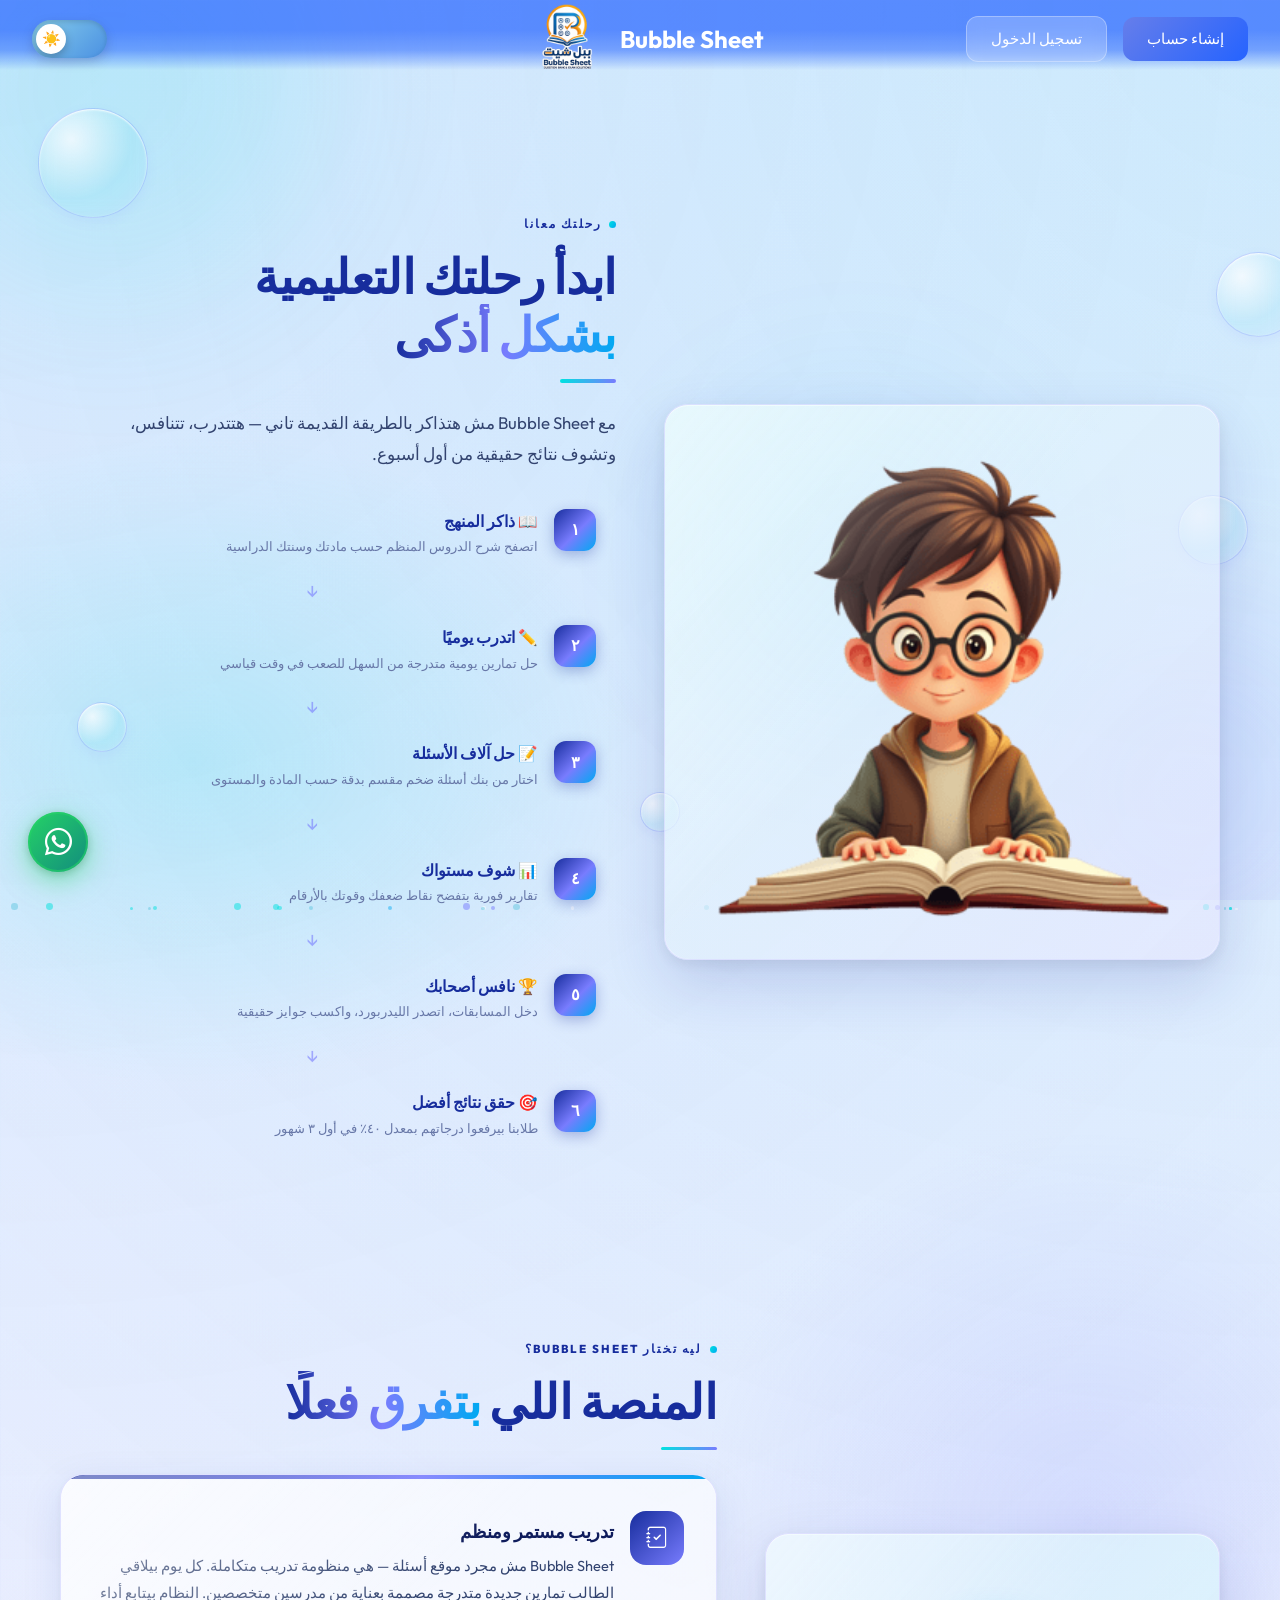
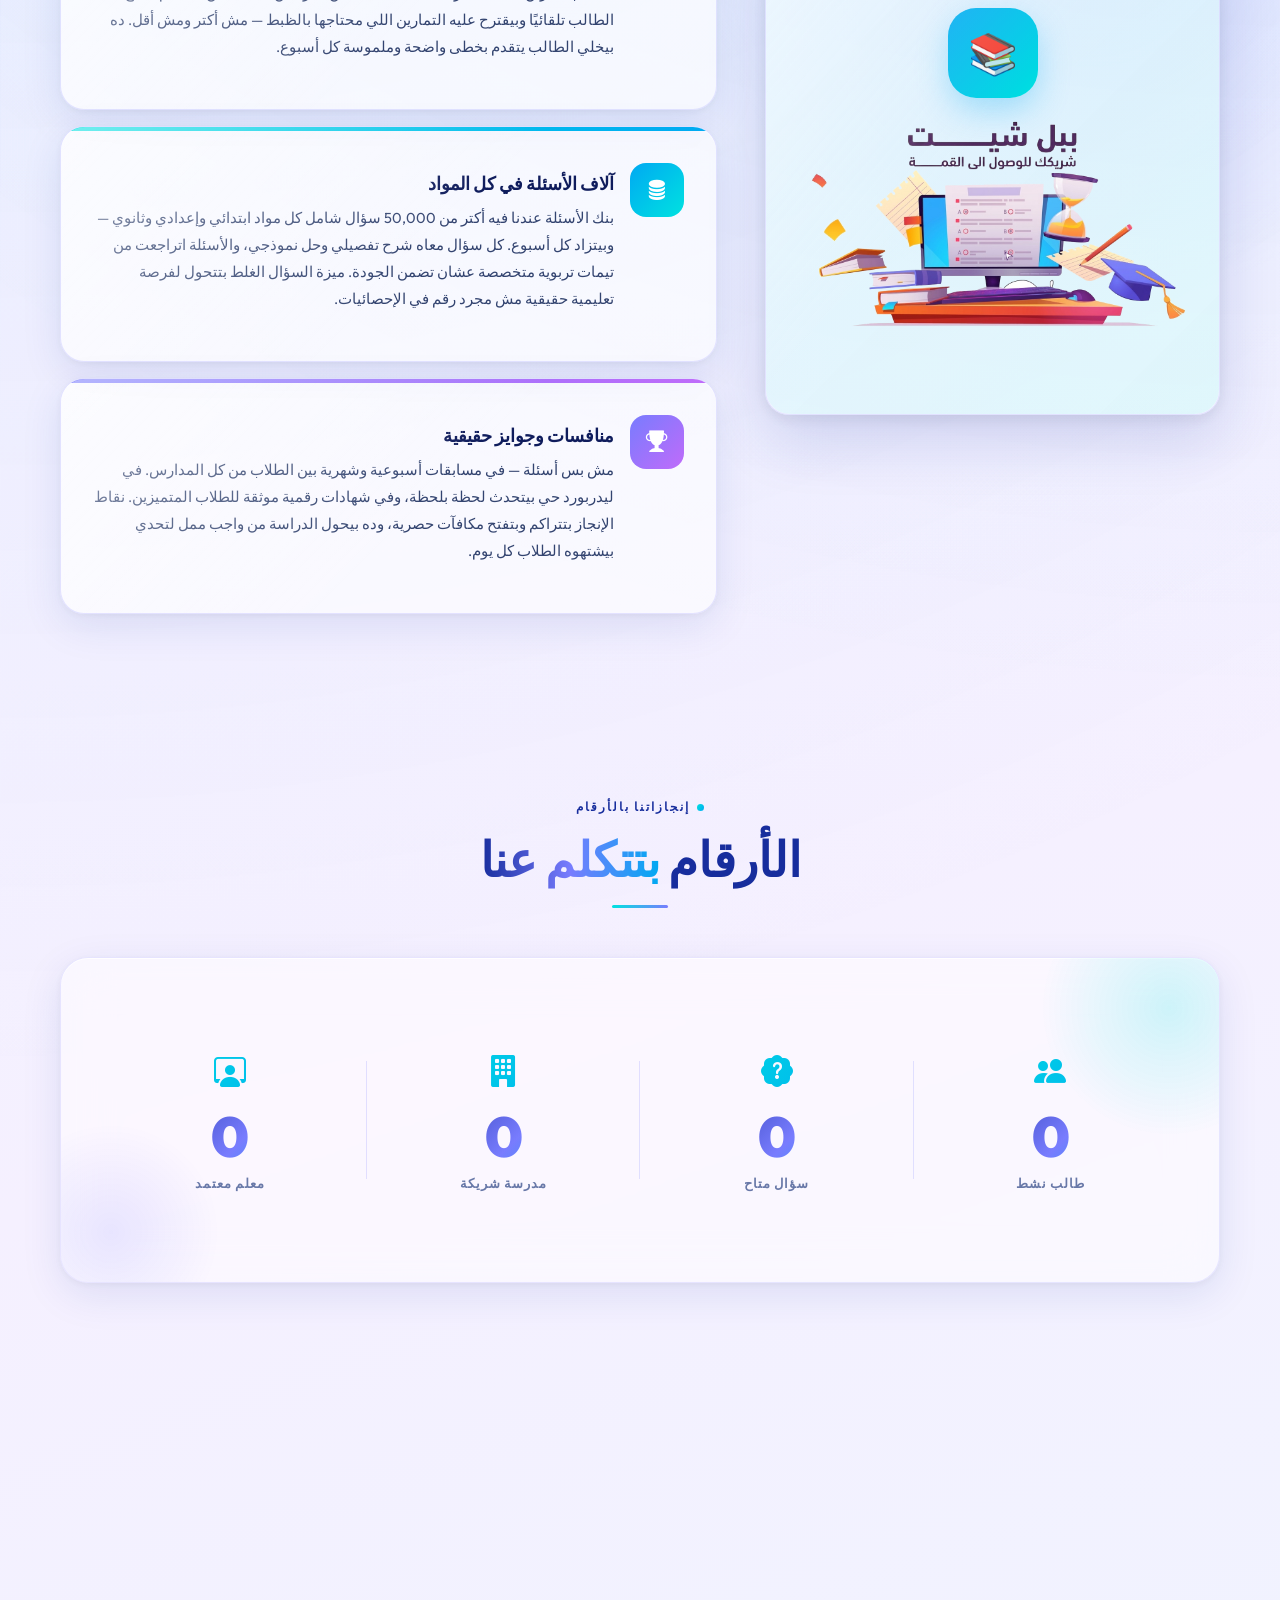
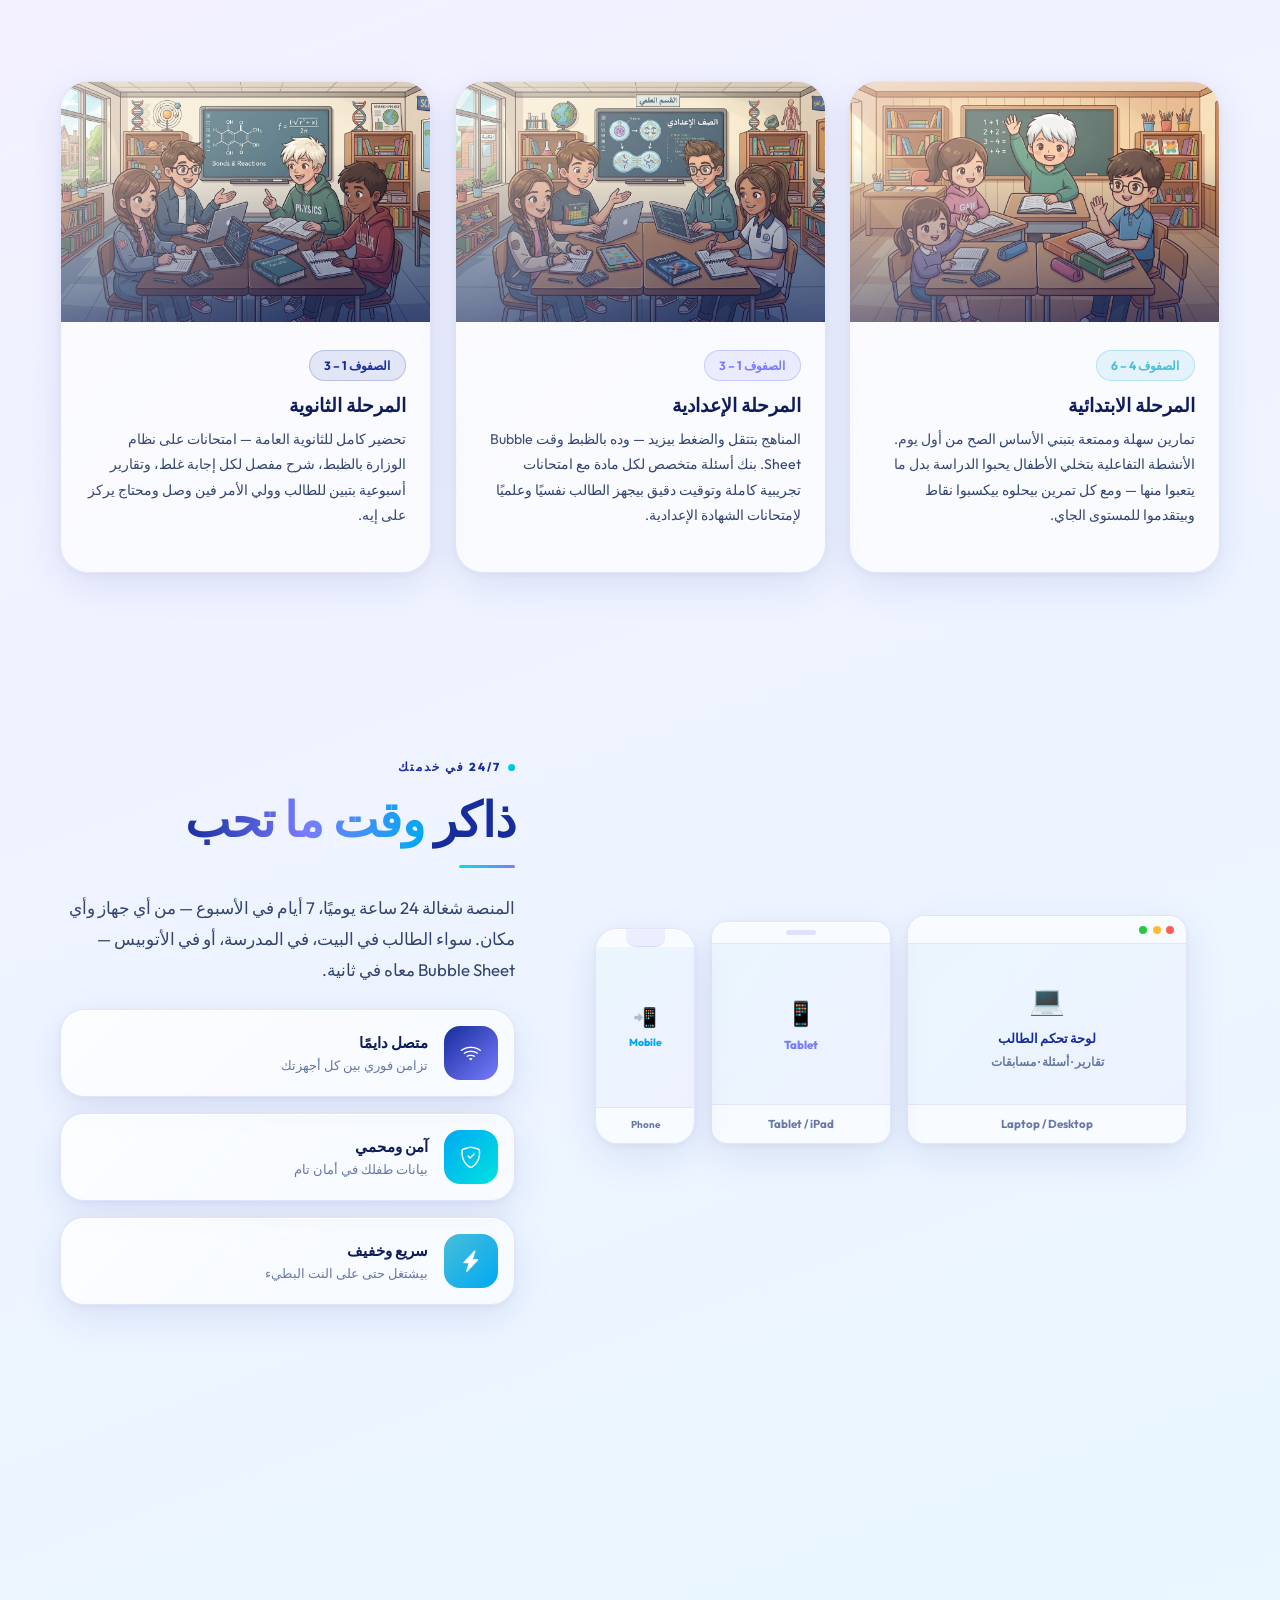
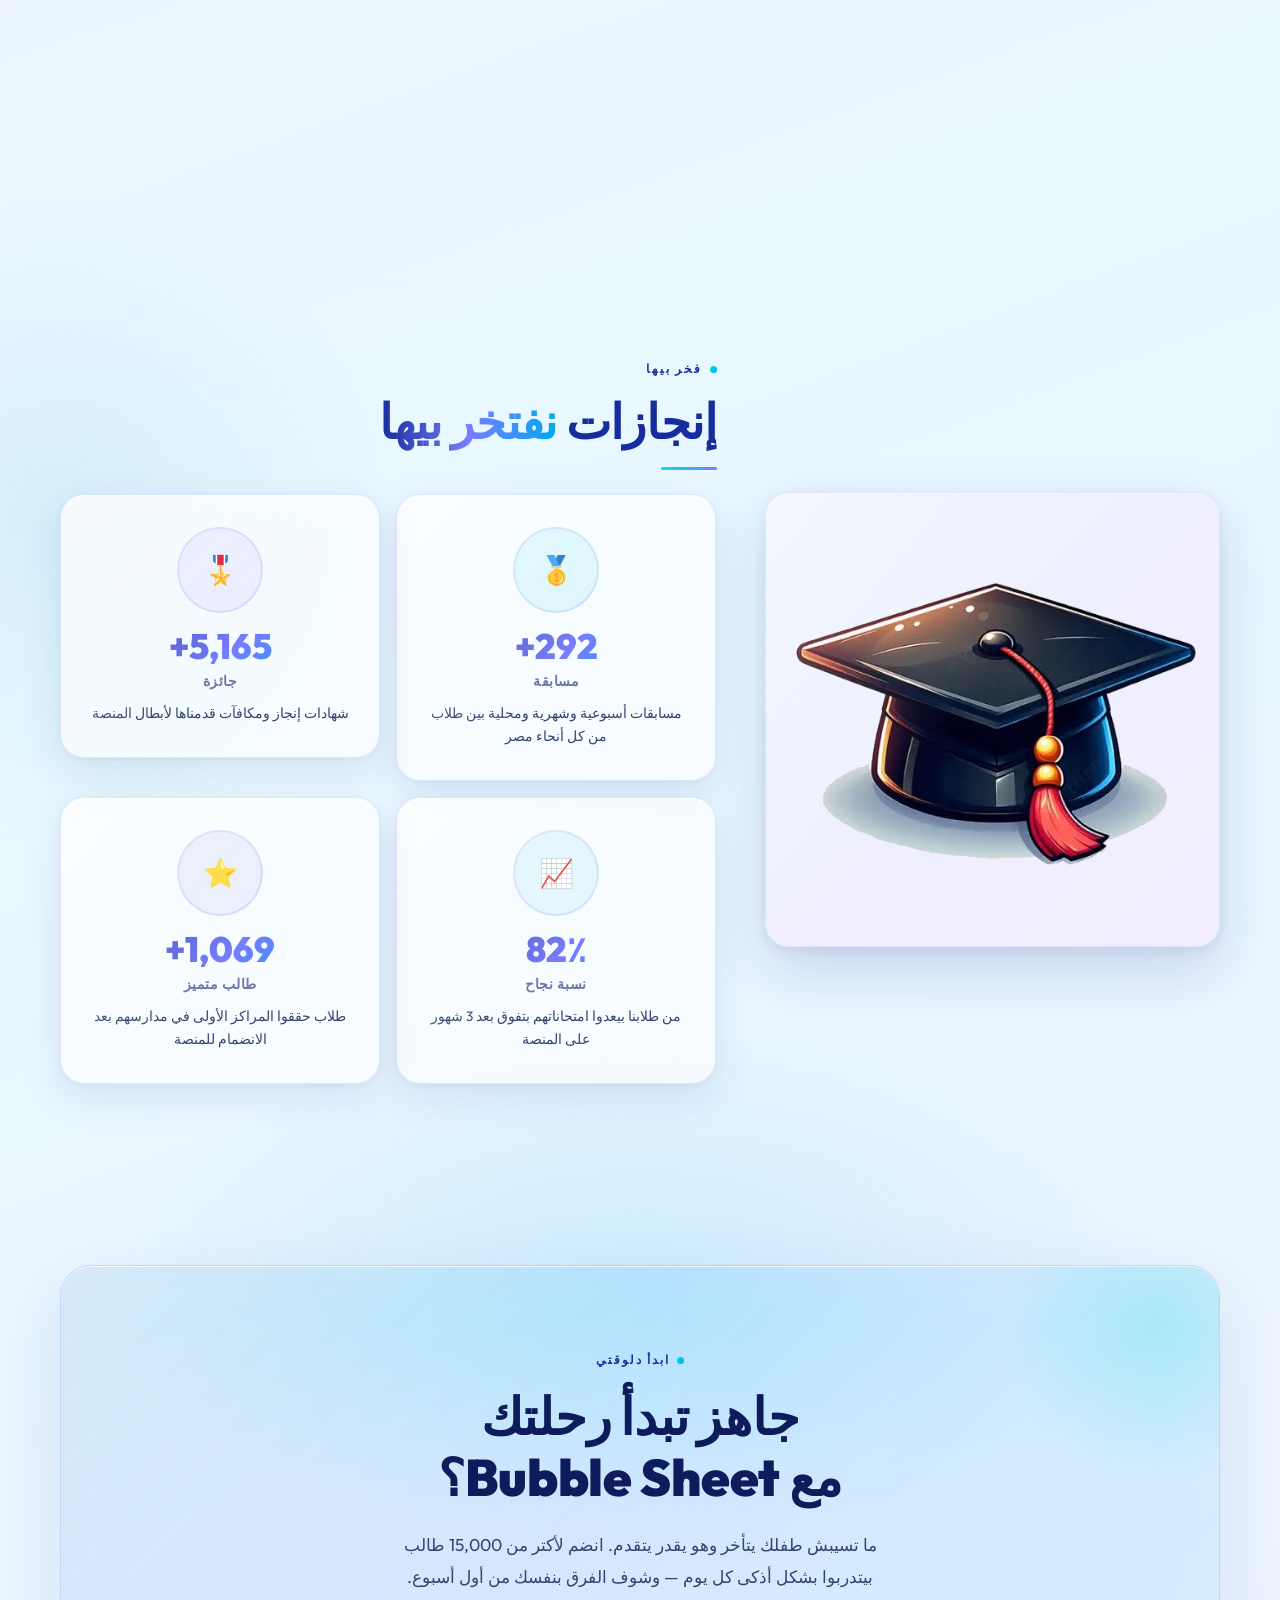
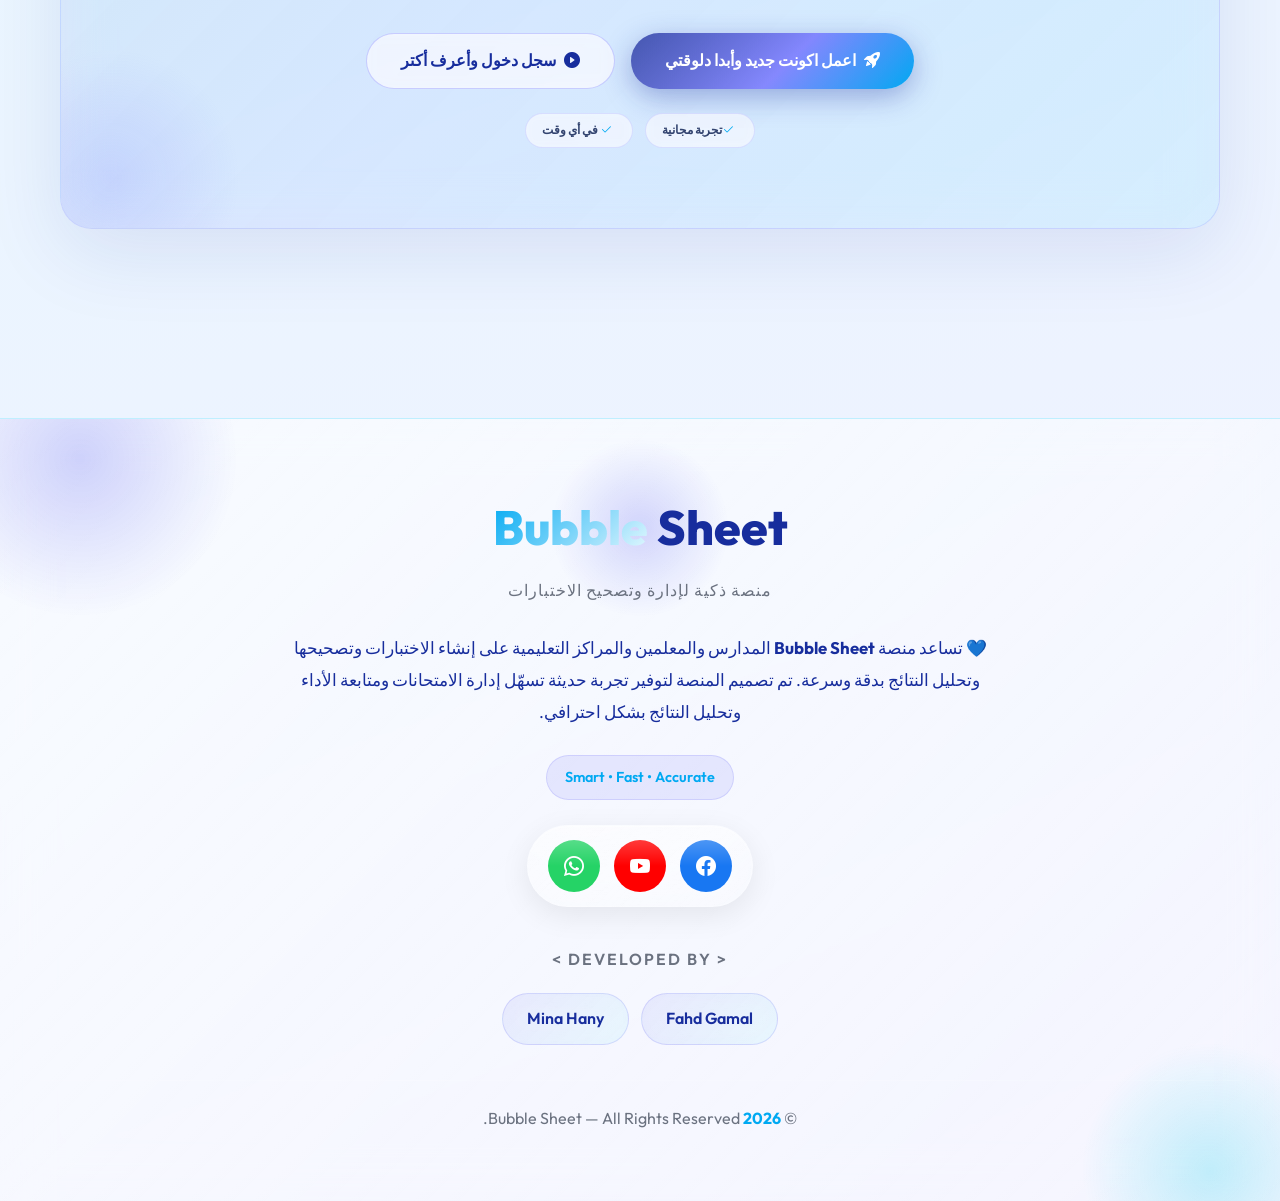
<file: index.html>
<!DOCTYPE html>
<html lang="ar" data-theme="light" dir="rtl">

<head>
    <meta charset="UTF-8" />
    <meta name="viewport" content="width=device-width,initial-scale=1.0" />
    <title>Home</title>
    <!-- Bootstrap 5.3 -->
    <link href="https://cdnjs.cloudflare.com/ajax/libs/bootstrap/5.3.0/css/bootstrap.min.css" rel="stylesheet">
    <link href="https://cdnjs.cloudflare.com/ajax/libs/font-awesome/6.4.0/css/all.min.css" rel="stylesheet">
    <link href="https://cdn.jsdelivr.net/npm/bootstrap@5.3.3/dist/css/bootstrap.min.css" rel="stylesheet">
    <!--for footer -->
    <link href="https://fonts.googleapis.com/css2?family=Outfit:wght@300;400;500;600;700;800&display=swap"
        rel="stylesheet">
    <link href="https://cdn.jsdelivr.net/npm/bootstrap-icons@1.11.3/font/bootstrap-icons.css" rel="stylesheet">


    <!-- Fonts -->
    <link rel="preconnect" href="https://fonts.googleapis.com">
    <link rel="preconnect" href="https://fonts.gstatic.com" crossorigin>
    <link
        href="https://fonts.googleapis.com/css2?family=Outfit:wght@400;500;600;700;800&family=Plus+Jakarta+Sans:wght@400;500;600;700&display=swap"
        rel="stylesheet">
    <link href="https://cdn.jsdelivr.net/npm/bootstrap@5.3.3/dist/css/bootstrap.min.css" rel="stylesheet" />
    <link href="https://cdn.jsdelivr.net/npm/bootstrap-icons@1.11.3/font/bootstrap-icons.min.css" rel="stylesheet" />
    <link
        href="https://fonts.googleapis.com/css2?family=Cairo:wght@400;500;600;700;800;900&family=Tajawal:wght@400;500;700;800&display=swap"
        rel="stylesheet" />
    <!-- css file -->
    <link rel="stylesheet" href="CSS/home.css">
    <link rel="stylesheet" href="CSS/nav.css">
    <link rel="stylesheet" href="CSS/footer.css">
     <!-- icon -->
    <link rel="manifest" href="JS/manifest.json">
    <meta name="theme-color" content="#00A9F2">
</head>

<body>
    <!-- pwa -->
    <div id="install-popup">
        <div class="install-popup-content">
            <div class="install-icon">📝</div>
            <h3>تثبيت Bubble Sheet</h3>
            <p>
                ثبت التطبيق على جهازك للوصول السريع
                وحل الاختبارات بسهولة في أي وقت.
            </p>
            <div class="install-actions">
                <button id="installBtn" class="install-btn">
                    تثبيت
                </button>
                <button id="closeBtn" class="close-btn">
                    لاحقًا
                </button>
            </div>
        </div>
    </div>
    <!-- Navbar -->
    <nav class="glass-navbar" style="direction: ltr;">
        <div class="navbar-container">
            <!-- Logo/Brand (Center) -->
            <a href="home.html" class="navbar-brand">
                <div class="brand-logo">
                    <!-- <i class="fas fa-gem"></i> -->
                    <img src="IMG/logo.png" alt="Logo" class="logo-text-wrapper">
                </div>
                <span class="logo-svg">Bubble Sheet</span>
            </a>

            <!-- Theme Toggle -->
            <div class="nav-right">
                <label class="theme-switch">
                    <input type="checkbox" id="input">
                    <span class="toggle-track">
                        <span class="toggle-thumb"></span>
                    </span>
                </label>
            </div>

            <!-- Desktop Buttons -->
            <div class="navbar-buttons">
                <a href="login.html" class="glass-btn">تسجيل الدخول</a>
                <a href="register.html" class="glass-btn btn-register">إنشاء حساب</a>
            </div>

            <!-- Hamburger Menu -->
            <div class="hamburger" onclick="toggleMenu()">
                <span></span>
                <span></span>
                <span></span>
            </div>
        </div>
    </nav>
    <!-- Mobile Menu Overlay -->
    <div class="menu-overlay" id="menuOverlay" onclick="closeMenu()"></div>

    <!-- Mobile Menu -->
    <div class="mobile-menu" id="mobileMenu">
        <div class="mobile-menu-items">
            <a href="login.html" class="glass-btn" onclick="closeMenu()">تسجيل الدخول</a>
            <a href="register.html" class="glass-btn btn-register" onclick="closeMenu()">إنشاء حساب</a>
        </div>
    </div>
    <!-- finish navbar -->
    <!-- Ambient background -->
    <div class="bg-canvas">
        <div class="bg-spot bs1"></div>
        <div class="bg-spot bs2"></div>
        <div class="bg-spot bs3"></div>
    </div>

    <!-- Floating glass bubbles -->
    <div class="gl-bubble gb1" aria-hidden="true"></div>
    <div class="gl-bubble gb2" aria-hidden="true"></div>
    <div class="gl-bubble gb3" aria-hidden="true"></div>
    <div class="gl-bubble gb4" aria-hidden="true"></div>
    <div class="gl-bubble gb5" aria-hidden="true"></div>

    <!-- Particles -->
    <div id="ptc" aria-hidden="true"></div>

    <div class="sections-root">

        <!-- ========================================================
     SECTION 1 — رحلتك مع Bubble Sheet
     ======================================================== -->
        <section id="journey" class="bs-section">
            <div class="container">
                <div class="row g-5 align-items-center">

                    <!-- Right: steps content -->
                    <div class="col-lg-6 order-lg-2" data-r="right">
                        <span class="eyebrow"><span class="dot"></span>رحلتك معانا</span>
                        <h2 class="sec-title">ابدأ رحلتك التعليمية<br><span class="hl">بشكل أذكى</span></h2>
                        <div class="sep"></div>
                        <p class="sec-desc mb-4">مع Bubble Sheet مش هتذاكر بالطريقة القديمة تاني — هتتدرب، تتنافس، وتشوف
                            نتائج حقيقية من أول أسبوع.</p>

                        <div class="journey-steps">

                            <div class="step-item">
                                <div class="step-num">١</div>
                                <div>
                                    <div class="step-title">📖 ذاكر المنهج</div>
                                    <div class="step-sub">اتصفح شرح الدروس المنظم حسب مادتك وسنتك الدراسية</div>
                                </div>
                            </div>

                            <div class="step-arrow">↓</div>

                            <div class="step-item">
                                <div class="step-num">٢</div>
                                <div>
                                    <div class="step-title">✏️ اتدرب يوميًا</div>
                                    <div class="step-sub">حل تمارين يومية متدرجة من السهل للصعب في وقت قياسي</div>
                                </div>
                            </div>

                            <div class="step-arrow">↓</div>

                            <div class="step-item">
                                <div class="step-num">٣</div>
                                <div>
                                    <div class="step-title">📝 حل آلاف الأسئلة</div>
                                    <div class="step-sub">اختار من بنك أسئلة ضخم مقسم بدقة حسب المادة والمستوى</div>
                                </div>
                            </div>

                            <div class="step-arrow">↓</div>

                            <div class="step-item">
                                <div class="step-num">٤</div>
                                <div>
                                    <div class="step-title">📊 شوف مستواك</div>
                                    <div class="step-sub">تقارير فورية بتفضح نقاط ضعفك وقوتك بالأرقام</div>
                                </div>
                            </div>

                            <div class="step-arrow">↓</div>

                            <div class="step-item">
                                <div class="step-num">٥</div>
                                <div>
                                    <div class="step-title">🏆 نافس أصحابك</div>
                                    <div class="step-sub">دخل المسابقات، اتصدر الليدربورد، واكسب جوايز حقيقية</div>
                                </div>
                            </div>

                            <div class="step-arrow">↓</div>

                            <div class="step-item">
                                <div class="step-num">٦</div>
                                <div>
                                    <div class="step-title">🎯 حقق نتائج أفضل</div>
                                    <div class="step-sub">طلابنا بيرفعوا درجاتهم بمعدل ٤٠٪ في أول ٣ شهور</div>
                                </div>
                            </div>

                        </div>
                    </div>

                    <!-- Left: image -->
                    <div class="col-lg-6 order-lg-1" data-r="left">
                        <div class="img-frame" style="min-height:500px;">
                            <div class="frame-shine"></div>
                            <div class="img-ph"
                                style="background:linear-gradient(135deg,rgba(0,226,224,.08),rgba(120,124,254,.12)); min-height:500px;">
                                <img src="IMG/student.png" alt="student img">
                            </div>
                        </div>
                    </div>

                </div>
            </div>
        </section>

    <!-- ========================================================
    SECTION 2 — ليه Bubble Sheet؟
    ======================================================== -->
        <section id="why" class="bs-section">
            <div class="container">
                <div class="row g-5 align-items-center">
                    <!-- Left: image -->
                    <div class="col-lg-5" data-r="left">
                        <div class="img-frame" style="min-height:480px;">
                            <div class="frame-shine"></div>
                            <div class="img-ph"
                                style="background:linear-gradient(135deg,rgba(0,169,242,.07),rgba(0,226,224,.1));min-height:480px;">
                                <div
                                    style="width:90px;height:90px;border-radius:28px;background:linear-gradient(135deg,var(--blue),var(--cyan));display:flex;align-items:center;justify-content:center;font-size:2.5rem;box-shadow:0 12px 32px rgba(0,169,242,.3);">
                                    📚</div>
                                <img src="IMG/bubbelsheet.png" alt="">
                            </div>
                        </div>
                    </div>

                    <!-- Right: cards -->
                    <div class="col-lg-7" data-r="right">
                        <span class="eyebrow"><span class="dot"></span>ليه تختار Bubble Sheet؟</span>
                        <h2 class="sec-title mb-1">المنصة اللي <span class="hl">بتفرق فعلًا</span></h2>
                        <div class="sep"></div>

                        <div class="d-flex flex-column gap-3">

                            <div class="gc why-card" data-r="up" data-d="1">
                                <div class="gc-bar" style="background:var(--grad-main);"></div>
                                <div class="d-flex align-items-start gap-3">
                                    <div class="ic ic-1 mt-1"><i class="bi bi-journal-check text-white"></i></div>
                                    <div>
                                        <h3>تدريب مستمر ومنظم</h3>
                                        <p>Bubble Sheet مش مجرد موقع أسئلة — هي منظومة تدريب متكاملة. كل يوم بيلاقي
                                            الطالب تمارين جديدة متدرجة مصممة بعناية من مدرسين متخصصين. النظام بيتابع
                                            أداء الطالب تلقائيًا وبيقترح عليه التمارين اللي محتاجها بالظبط — مش أكتر ومش
                                            أقل. ده بيخلي الطالب يتقدم بخطى واضحة وملموسة كل أسبوع.</p>
                                    </div>
                                </div>
                            </div>

                            <div class="gc why-card" data-r="up" data-d="2">
                                <div class="gc-bar" style="background:var(--grad-accent);"></div>
                                <div class="d-flex align-items-start gap-3">
                                    <div class="ic ic-2 mt-1"><i class="bi bi-database-fill text-white"></i></div>
                                    <div>
                                        <h3>آلاف الأسئلة في كل المواد</h3>
                                        <p>بنك الأسئلة عندنا فيه أكتر من 50,000 سؤال شامل كل مواد ابتدائي وإعدادي وثانوي
                                            — وبيتزاد كل أسبوع. كل سؤال معاه شرح تفصيلي وحل نموذجي، والأسئلة اتراجعت من
                                            تيمات تربوية متخصصة عشان تضمن الجودة. ميزة السؤال الغلط بتتحول لفرصة تعليمية
                                            حقيقية مش مجرد رقم في الإحصائيات.</p>
                                    </div>
                                </div>
                            </div>

                            <div class="gc why-card" data-r="up" data-d="3">
                                <div class="gc-bar" style="background:linear-gradient(90deg,var(--purple),#c06bfa);">
                                </div>
                                <div class="d-flex align-items-start gap-3">
                                    <div class="ic ic-3 mt-1"><i class="bi bi-trophy-fill text-white"></i></div>
                                    <div>
                                        <h3>منافسات وجوايز حقيقية</h3>
                                        <p>مش بس أسئلة — في مسابقات أسبوعية وشهرية بين الطلاب من كل المدارس. في ليدربورد
                                            حي بيتحدث لحظة بلحظة، وفي شهادات رقمية موثقة للطلاب المتميزين. نقاط الإنجاز
                                            بتتراكم وبتفتح مكافآت حصرية، وده بيحول الدراسة من واجب ممل لتحدي بيشتهوه
                                            الطلاب كل يوم.</p>
                                    </div>
                                </div>
                            </div>

                        </div>
                    </div>

                </div>
            </div>
        </section>

        <!-- ========================================================
    SECTION 3 — الأرقام بتتكلم
    ======================================================== -->
        <section id="stats" class="bs-section">
            <div class="container">
                <div class="text-center mb-5" data-r="up">
                    <span class="eyebrow"><span class="dot"></span>إنجازاتنا بالأرقام</span>
                    <h2 class="sec-title">الأرقام <span class="hl">بتتكلم عنا</span></h2>
                    <div class="sep center"></div>
                </div>

                <div class="stats-inner" data-r="scale">
                    <div class="row g-0">
                        <div class="col-6 col-md-3 stat-item">
                            <div class="stat-icon"><i class="bi bi-people-fill"></i></div>
                            <div class="stat-num" data-count="15000" data-sfx="+">0</div>
                            <div class="stat-label">طالب نشط</div>
                        </div>
                        <div class="col-6 col-md-3 stat-item">
                            <div class="stat-icon"><i class="bi bi-patch-question-fill"></i></div>
                            <div class="stat-num" data-count="50000" data-sfx="+">0</div>
                            <div class="stat-label">سؤال متاح</div>
                        </div>
                        <div class="col-6 col-md-3 stat-item">
                            <div class="stat-icon"><i class="bi bi-building-fill"></i></div>
                            <div class="stat-num" data-count="150" data-sfx="+">0</div>
                            <div class="stat-label">مدرسة شريكة</div>
                        </div>
                        <div class="col-6 col-md-3 stat-item">
                            <div class="stat-icon"><i class="bi bi-person-workspace"></i></div>
                            <div class="stat-num" data-count="1000" data-sfx="+">0</div>
                            <div class="stat-label">معلم معتمد</div>
                        </div>
                    </div>
                </div>
            </div>
        </section>

        <!-- ========================================================
     SECTION 4 — من ابتدائي لحد ثانوي
     ======================================================== -->
        <section id="stages" class="bs-section">
            <div class="container">
                <div class="text-center mb-5" data-r="up">
                    <span class="eyebrow"><span class="dot"></span>المراحل الدراسية</span>
                    <h2 class="sec-title">من <span class="hl">ابتدائي لحد ثانوي</span></h2>
                    <div class="sep center"></div>
                    <p class="sec-desc mx-auto text-center">مهما كانت سنة ابنك أو بنتك — Bubble Sheet عندها اللي يحتاجوه
                        بالظبط.</p>
                </div>

                <div class="row g-4">

                    <div class="col-md-4" data-r="up" data-d="1" onclick="register()">
                        <div class="gc stage-panel h-100">
                            <div class="stage-img">
                                <div
                                    style="width:100%;height:240px;background:linear-gradient(135deg,rgba(72,190,217,.15),rgba(0,226,224,.12));display:flex;align-items:center;justify-content:center;flex-direction:column;gap:.5rem;">
                                    <img src="IMG/1.webp" alt="1">
                                </div>
                                <div class="stage-overlay"></div>
                            </div>
                            <div class="stage-body">
                                <div class="stage-badge"
                                    style="background:rgba(72,190,217,.12);color:var(--teal);border:1px solid rgba(72,190,217,.3);">
                                    الصفوف 4 – 6</div>
                                <h3>المرحلة الابتدائية</h3>
                                <p>تمارين سهلة وممتعة بتبني الأساس الصح من أول يوم. الأنشطة التفاعلية بتخلي الأطفال
                                    يحبوا الدراسة بدل ما يتعبوا منها — ومع كل تمرين بيحلوه بيكسبوا نقاط وبيتقدموا
                                    للمستوى الجاي.</p>
                            </div>
                        </div>
                    </div>

                    <div class="col-md-4" data-r="up" data-d="2" onclick="register()">
                        <div class="gc stage-panel h-100">
                            <div class="stage-img">
                                <div
                                    style="width:100%;height:240px;background:linear-gradient(135deg,rgba(120,124,254,.12),rgba(192,107,250,.1));display:flex;align-items:center;justify-content:center;flex-direction:column;gap:.5rem;">
                                    <img src="IMG/2.webp" alt="2">
                                </div>
                                <div class="stage-overlay"></div>
                            </div>
                            <div class="stage-body">
                                <div class="stage-badge"
                                    style="background:rgba(120,124,254,.12);color:var(--purple);border:1px solid rgba(120,124,254,.3);">
                                    الصفوف 1 – 3</div>
                                <h3>المرحلة الإعدادية</h3>
                                <p>المناهج بتتقل والضغط بيزيد — وده بالظبط وقت Bubble Sheet. بنك أسئلة متخصص لكل مادة مع
                                    امتحانات تجريبية كاملة وتوقيت دقيق بيجهز الطالب نفسيًا وعلميًا لإمتحانات الشهادة
                                    الإعدادية.</p>
                            </div>
                        </div>
                    </div>

                    <div class="col-md-4" data-r="up" data-d="3" onclick="register()">
                        <div class="gc stage-panel h-100">
                            <div class="stage-img">
                                <div
                                    style="width:100%;height:240px;background:linear-gradient(135deg,rgba(23,45,157,.1),rgba(0,169,242,.1));display:flex;align-items:center;justify-content:center;flex-direction:column;gap:.5rem;">
                                    <img src="IMG/3.webp" alt="3">
                                </div>
                                <div class="stage-overlay"></div>
                            </div>
                            <div class="stage-body">
                                <div class="stage-badge"
                                    style="background:rgba(23,45,157,.1);color:var(--indigo);border:1px solid rgba(23,45,157,.2);">
                                    الصفوف 1 – 3</div>
                                <h3>المرحلة الثانوية</h3>
                                <p>تحضير كامل للثانوية العامة — امتحانات على نظام الوزارة بالظبط، شرح مفصل لكل إجابة
                                    غلط، وتقارير أسبوعية بتبين للطالب وولي الأمر فين وصل ومحتاج يركز على إيه.</p>
                            </div>
                        </div>
                    </div>

                </div>
            </div>
        </section>

        <!-- ========================================================
     SECTION 5 — معاك في أي وقت
     ======================================================== -->
        <section id="anytime" class="bs-section">
            <div class="container">
                <div class="row g-5 align-items-center">

                    <!-- Right: content -->
                    <div class="col-lg-5 order-lg-2" data-r="right">
                        <span class="eyebrow"><span class="dot"></span>24/7 في خدمتك</span>
                        <h2 class="sec-title">ذاكر <span class="hl">وقت ما تحب</span></h2>
                        <div class="sep"></div>
                        <p class="sec-desc mb-4">المنصة شغالة 24 ساعة يوميًا، 7 أيام في الأسبوع — من أي جهاز وأي مكان.
                            سواء الطالب في البيت، في المدرسة، أو في الأتوبيس — Bubble Sheet معاه في ثانية.</p>
                        <div class="d-flex flex-column gap-3">
                            <div class="gc p-3 d-flex gap-3 align-items-center" style="--bs-border-radius:16px">
                                <div class="ic ic-1"><i class="bi bi-wifi text-white"></i></div>
                                <div>
                                    <div style="font-weight:800;font-size:.95rem;color:var(--text-dark);">متصل دايمًا
                                    </div>
                                    <div style="font-size:.82rem;color:var(--text-muted);">تزامن فوري بين كل أجهزتك
                                    </div>
                                </div>
                            </div>
                            <div class="gc p-3 d-flex gap-3 align-items-center">
                                <div class="ic ic-2"><i class="bi bi-shield-check text-white"></i></div>
                                <div>
                                    <div style="font-weight:800;font-size:.95rem;color:var(--text-dark);">آمن ومحمي
                                    </div>
                                    <div style="font-size:.82rem;color:var(--text-muted);">بيانات طفلك في أمان تام</div>
                                </div>
                            </div>
                            <div class="gc p-3 d-flex gap-3 align-items-center">
                                <div class="ic ic-4"><i class="bi bi-lightning-charge-fill text-white"></i></div>
                                <div>
                                    <div style="font-weight:800;font-size:.95rem;color:var(--text-dark);">سريع وخفيف
                                    </div>
                                    <div style="font-size:.82rem;color:var(--text-muted);">بيشتغل حتى على النت البطيء
                                    </div>
                                </div>
                            </div>
                        </div>
                    </div>

                    <!-- Left: device mockups -->
                    <div class="col-lg-7 order-lg-1" data-r="left">
                        <div class="device-showcase">

                            <!-- Laptop -->
                            <div class="device device-laptop">
                                <div class="device-bar">
                                    <div class="d-dot" style="background:#ff5f57;"></div>
                                    <div class="d-dot" style="background:#febc2e;"></div>
                                    <div class="d-dot" style="background:#28c840;"></div>
                                </div>
                                <div class="device-screen">
                                    <div style="text-align:center">
                                        <div style="font-size:1.8rem;margin-bottom:.5rem;">💻</div>
                                        <div style="color:var(--indigo);font-weight:800;font-size:.8rem;">لوحة تحكم
                                            الطالب</div>
                                        <div style="font-size:.72rem;color:var(--text-muted);margin-top:.3rem;">تقارير ·
                                            أسئلة · مسابقات</div>
                                    </div>
                                </div>
                                <div class="device-label">Laptop / Desktop</div>
                            </div>

                            <!-- Tablet -->
                            <div class="device device-tablet">
                                <div class="device-bar" style="height:22px;justify-content:center;">
                                    <div
                                        style="width:30px;height:5px;border-radius:3px;background:rgba(120,124,254,.2);">
                                    </div>
                                </div>
                                <div class="device-screen">
                                    <div style="text-align:center">
                                        <div style="font-size:1.5rem;margin-bottom:.3rem;">📱</div>
                                        <div style="color:var(--purple);font-weight:800;font-size:.72rem;">Tablet</div>
                                    </div>
                                </div>
                                <div class="device-label">Tablet / iPad</div>
                            </div>

                            <!-- Phone -->
                            <div class="device device-phone">
                                <div class="device-notch"></div>
                                <div class="device-screen">
                                    <div style="text-align:center">
                                        <div style="font-size:1.2rem;margin-bottom:.2rem;">📲</div>
                                        <div style="color:var(--blue);font-weight:800;font-size:.65rem;">Mobile</div>
                                    </div>
                                </div>
                                <div class="device-label" style="font-size:.62rem;">Phone</div>
                            </div>

                        </div>
                    </div>

                </div>
            </div>
        </section>

        <!-- ========================================================
     SECTION 6 — شركاء النجاح (SLIDER)
     ======================================================== -->
        <section id="partners" class="bs-section">
            <div class="container">
                <div class="text-center mb-5" data-r="up">
                    <span class="eyebrow"><span class="dot"></span>شركاؤنا</span>
                    <h2 class="sec-title">شركاء <span class="hl">النجاح</span></h2>
                    <div class="sep center"></div>
                    <p class="sec-desc mx-auto text-center">أكتر من 150 مدرسة من كل أنحاء مصر اختارت Bubble Sheet لرفع
                        مستوى طلابها.</p>
                </div>
            </div>

            <div class="slider-track-wrap" data-r="up">
                <div class="strack" id="stk"></div>
            </div>
        </section>

        <!-- ========================================================
     SECTION 7 — إنجازات نفتخر بيها
     ======================================================== -->
        <section id="achievements" class="bs-section">
            <div class="container">
                <div class="row g-5 align-items-center">

                    <!-- Left: image -->
                    <div class="col-lg-5" data-r="left">
                        <div class="img-frame" style="min-height:420px;">
                            <div class="frame-shine"></div>
                            <div class="img-ph"
                                style="background:linear-gradient(135deg,rgba(120,124,254,.08),rgba(192,107,250,.1));min-height:420px;">
                                <img src="IMG/achive.png" alt="achive">
                            </div>
                        </div>
                    </div>

                    <!-- Right: achievement cards -->
                    <div class="col-lg-7" data-r="right">
                        <span class="eyebrow"><span class="dot"></span>فخر بيها</span>
                        <h2 class="sec-title">إنجازات <span class="hl">نفتخر بيها</span></h2>
                        <div class="sep"></div>

                        <div class="row g-3">

                            <div class="col-6" data-r="up" data-d="1">
                                <div class="gc ach-card">
                                    <div class="ach-ring"
                                        style="background:linear-gradient(135deg,rgba(0,226,224,.12),rgba(0,169,242,.1));">
                                        🥇</div>
                                    <div class="ach-num" data-count="320" data-sfx="+">0</div>
                                    <div class="ach-label">مسابقة</div>
                                    <div class="ach-desc">مسابقات أسبوعية وشهرية ومحلية بين طلاب من كل أنحاء مصر</div>
                                </div>
                            </div>

                            <div class="col-6" data-r="up" data-d="2">
                                <div class="gc ach-card">
                                    <div class="ach-ring"
                                        style="background:linear-gradient(135deg,rgba(120,124,254,.12),rgba(192,107,250,.1));">
                                        🎖️</div>
                                    <div class="ach-num" data-count="5800" data-sfx="+">0</div>
                                    <div class="ach-label">جائزة</div>
                                    <div class="ach-desc">شهادات إنجاز ومكافآت قدمناها لأبطال المنصة</div>
                                </div>
                            </div>

                            <div class="col-6" data-r="up" data-d="3">
                                <div class="gc ach-card">
                                    <div class="ach-ring"
                                        style="background:linear-gradient(135deg,rgba(0,169,242,.1),rgba(72,190,217,.1));">
                                        📈</div>
                                    <div class="ach-num" data-count="92" data-sfx="٪">0</div>
                                    <div class="ach-label">نسبة نجاح</div>
                                    <div class="ach-desc">من طلابنا بيعدوا امتحاناتهم بتفوق بعد 3 شهور على المنصة</div>
                                </div>
                            </div>

                            <div class="col-6" data-r="up" data-d="4">
                                <div class="gc ach-card">
                                    <div class="ach-ring"
                                        style="background:linear-gradient(135deg,rgba(23,45,157,.08),rgba(120,124,254,.1));">
                                        ⭐</div>
                                    <div class="ach-num" data-count="1200" data-sfx="+">0</div>
                                    <div class="ach-label">طالب متميز</div>
                                    <div class="ach-desc">طلاب حققوا المراكز الأولى في مدارسهم بعد الانضمام للمنصة</div>
                                </div>
                            </div>

                        </div>
                    </div>

                </div>
            </div>
        </section>

        <!-- ========================================================
     SECTION 8 — CTA
     ======================================================== -->
        <section id="cta" class="bs-section">
            <div class="container">
                <div class="cta-box" data-r="scale">
                    <div style="position:relative;z-index:2;">
                        <span class="eyebrow" style="justify-content:center;margin-bottom:1rem;"><span
                                class="dot"></span>ابدأ دلوقتي</span>
                        <h2 class="cta-title">جاهز تبدأ رحلتك<br><span class="hl">مع Bubble Sheet؟</span></h2>
                        <p class="cta-desc">ما تسيبش طفلك يتأخر وهو يقدر يتقدم. انضم لأكتر من 15,000 طالب بيتدربوا بشكل
                            أذكى كل يوم — وشوف الفرق بنفسك من أول أسبوع.</p>
                        <div class="d-flex flex-wrap gap-3 justify-content-center">
                            <a href="register.html" class="btn-main"><i class="bi bi-rocket-takeoff-fill"></i>
                                اعمل اكونت جديد وأبدا دلوقتي</a>
                            <a href="login.html" class="btn-outline"><i class="bi bi-play-circle-fill"></i>سجل دخول
                                وأعرف أكتر</a>
                        </div>
                        <div class="trust-tags">
                            <span class="trust-tag"><i class="bi bi-check2 me-1" style="color:var(--blue)"></i>تجربة
                                مجانية</span>
                            <span class="trust-tag"><i class="bi bi-check2 me-1" style="color:var(--blue)"></i> في
                                أي وقت</span>
                        </div>
                    </div>
                </div>
            </div>
        </section>

    </div><!-- end sections-root -->

    <!-- WhatsApp -->
    <a href="http://wa.me/+201033878808" class="wa-btn" target="_blank" rel="noopener noreferrer"
        aria-label="تواصل معنا على واتساب">
        <i class="bi bi-whatsapp"></i>
    </a>
    <footer class="main-footer">

        <div class="footer-logo">
            <span>Bubble</span> Sheet
        </div>

        <div class="footer-subtitle">
            منصة ذكية لإدارة وتصحيح الاختبارات
        </div>

        <div class="footer-description">
            💙 تساعد منصة <strong>Bubble Sheet</strong> المدارس والمعلمين والمراكز التعليمية
            على إنشاء الاختبارات وتصحيحها وتحليل النتائج بدقة وسرعة.
            تم تصميم المنصة لتوفير تجربة حديثة تسهّل إدارة الامتحانات
            ومتابعة الأداء وتحليل النتائج بشكل احترافي.
        </div>

        <div class="footer-badge">
            Smart • Fast • Accurate
        </div>

        <br>

        <div class="social-glass">

            <a href="https://www.facebook.com/profile.php?id=61590523994765" class="facebook">
                <i class="bi bi-facebook"></i>
            </a>

            <a href="#" class="youtube">
                <i class="bi bi-youtube"></i>
            </a>

            <a href="http://wa.me/+201033878808" class="whatsapp">
                <i class="bi bi-whatsapp"></i>
            </a>

        </div>

        <div class="footer-dev-title">
            &lt; DEVELOPED BY &gt;
        </div>

        <div class="developers">
            <a href="https://www.facebook.com/share/1HFecNkbx6/">Fahd Gamal</a>
            <a href="https://www.facebook.com/share/1FLw3LeiFA/">Mina Hany</a>
        </div>

        <div class="footer-bottom">
            © <span class="copyright">2026</span>
            Bubble Sheet — All Rights Reserved.
        </div>

    </footer>
    <script src="https://cdn.jsdelivr.net/npm/bootstrap@5.3.3/dist/js/bootstrap.bundle.min.js"></script>
    <script src="JS/nav.js"></script>
    <script src="JS/home.js"></script>
</body>

</html>
</file>
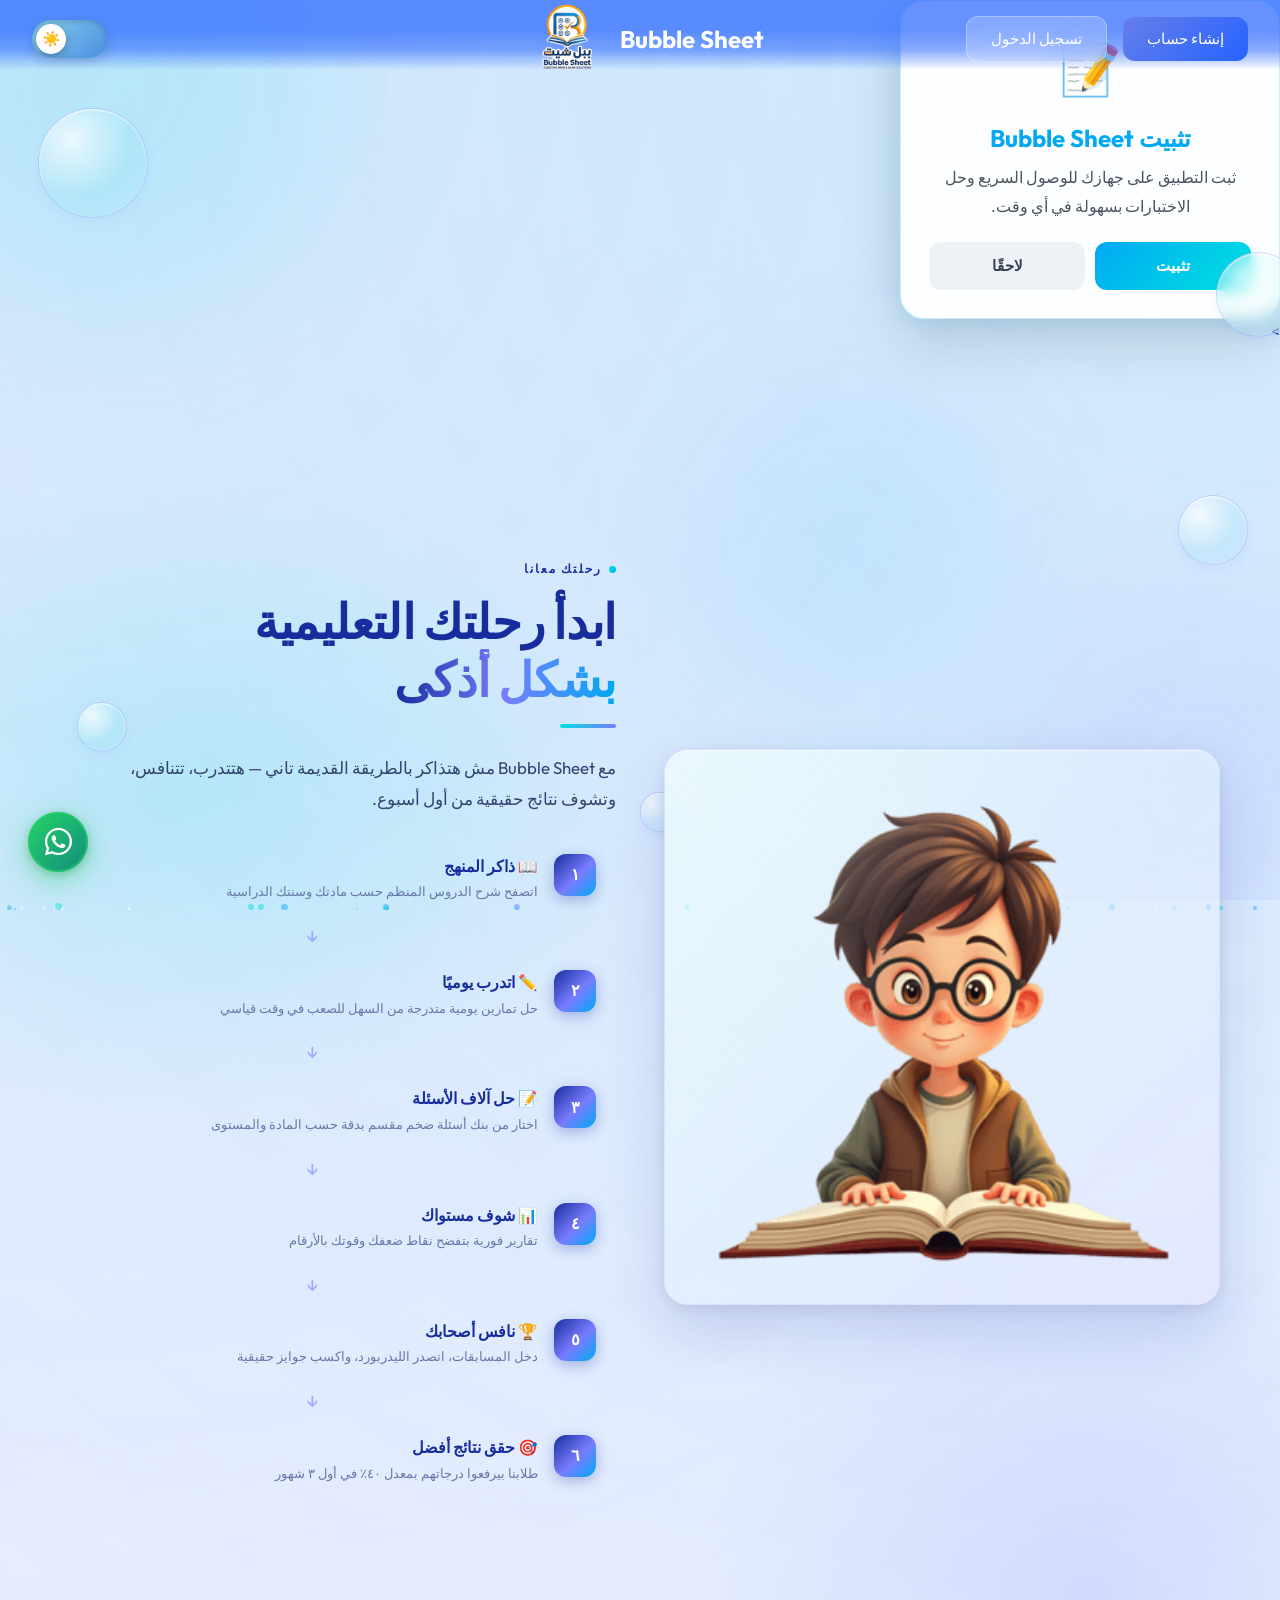
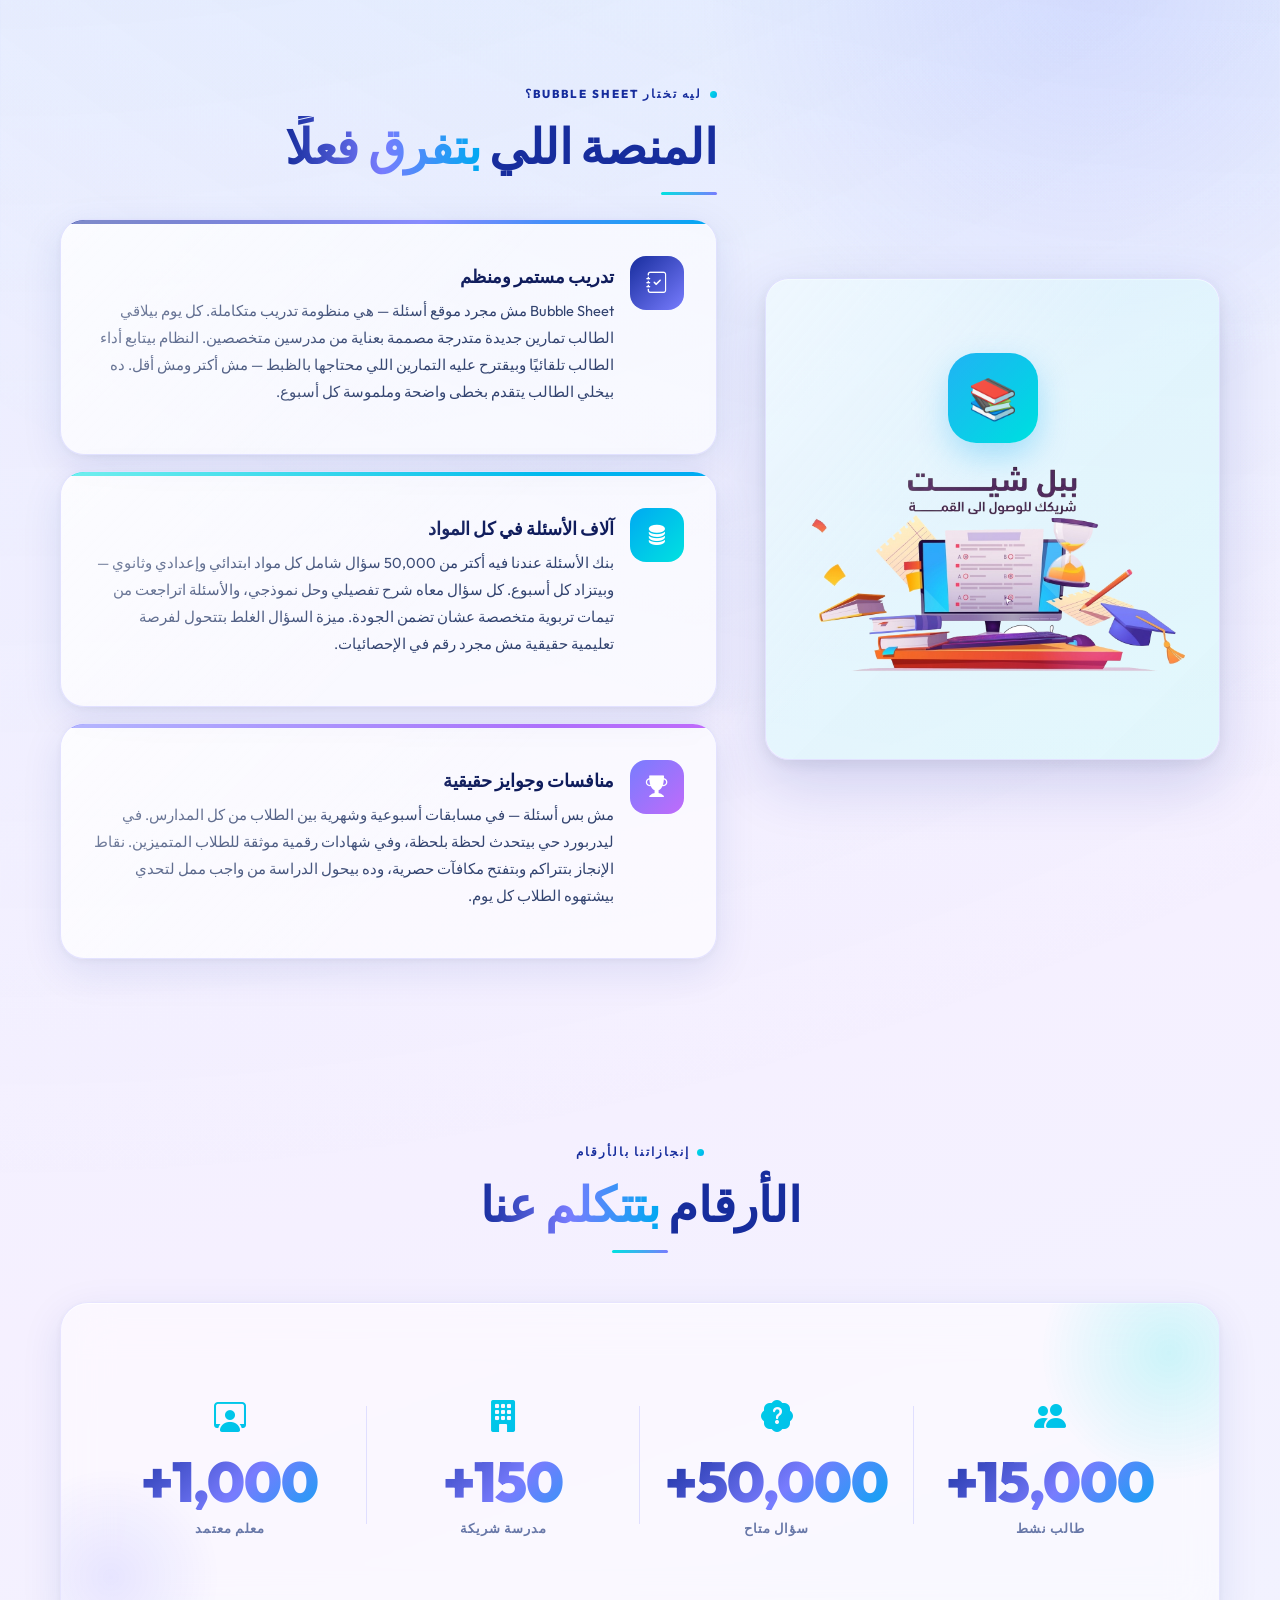
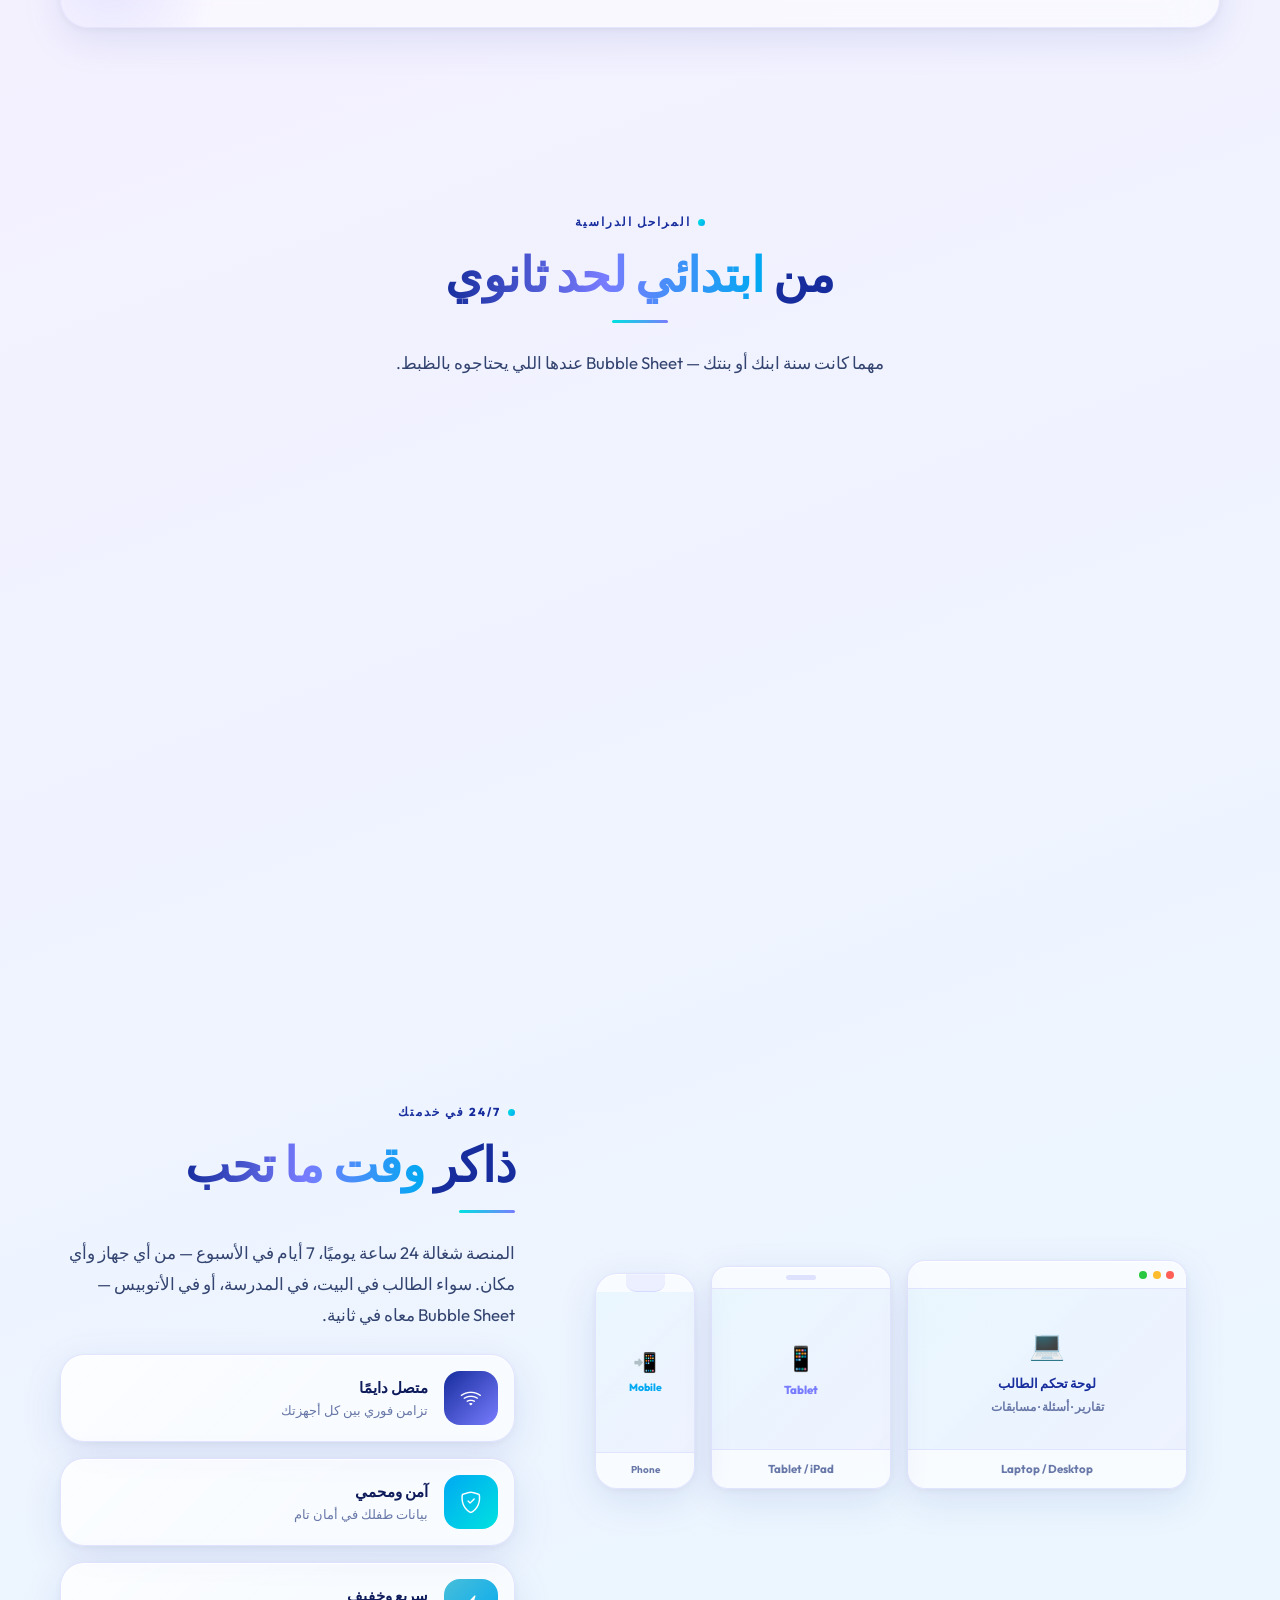
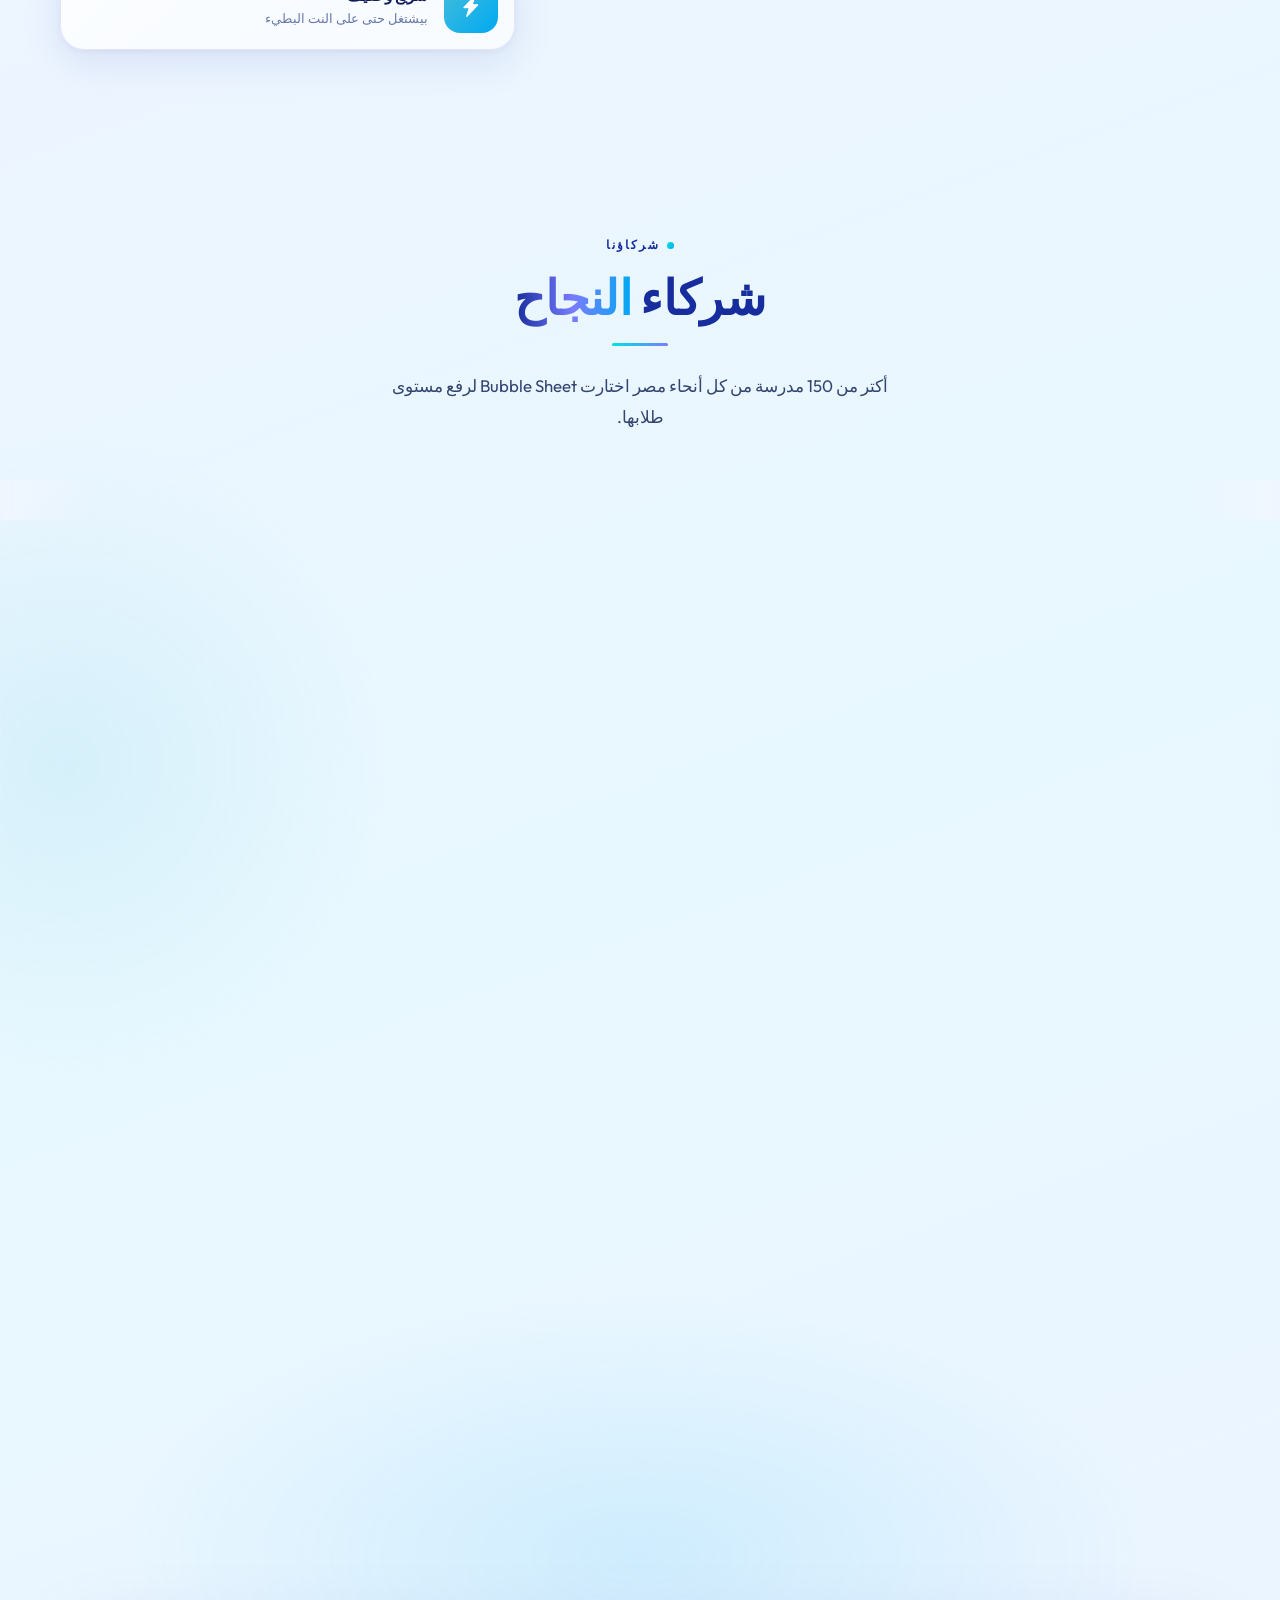
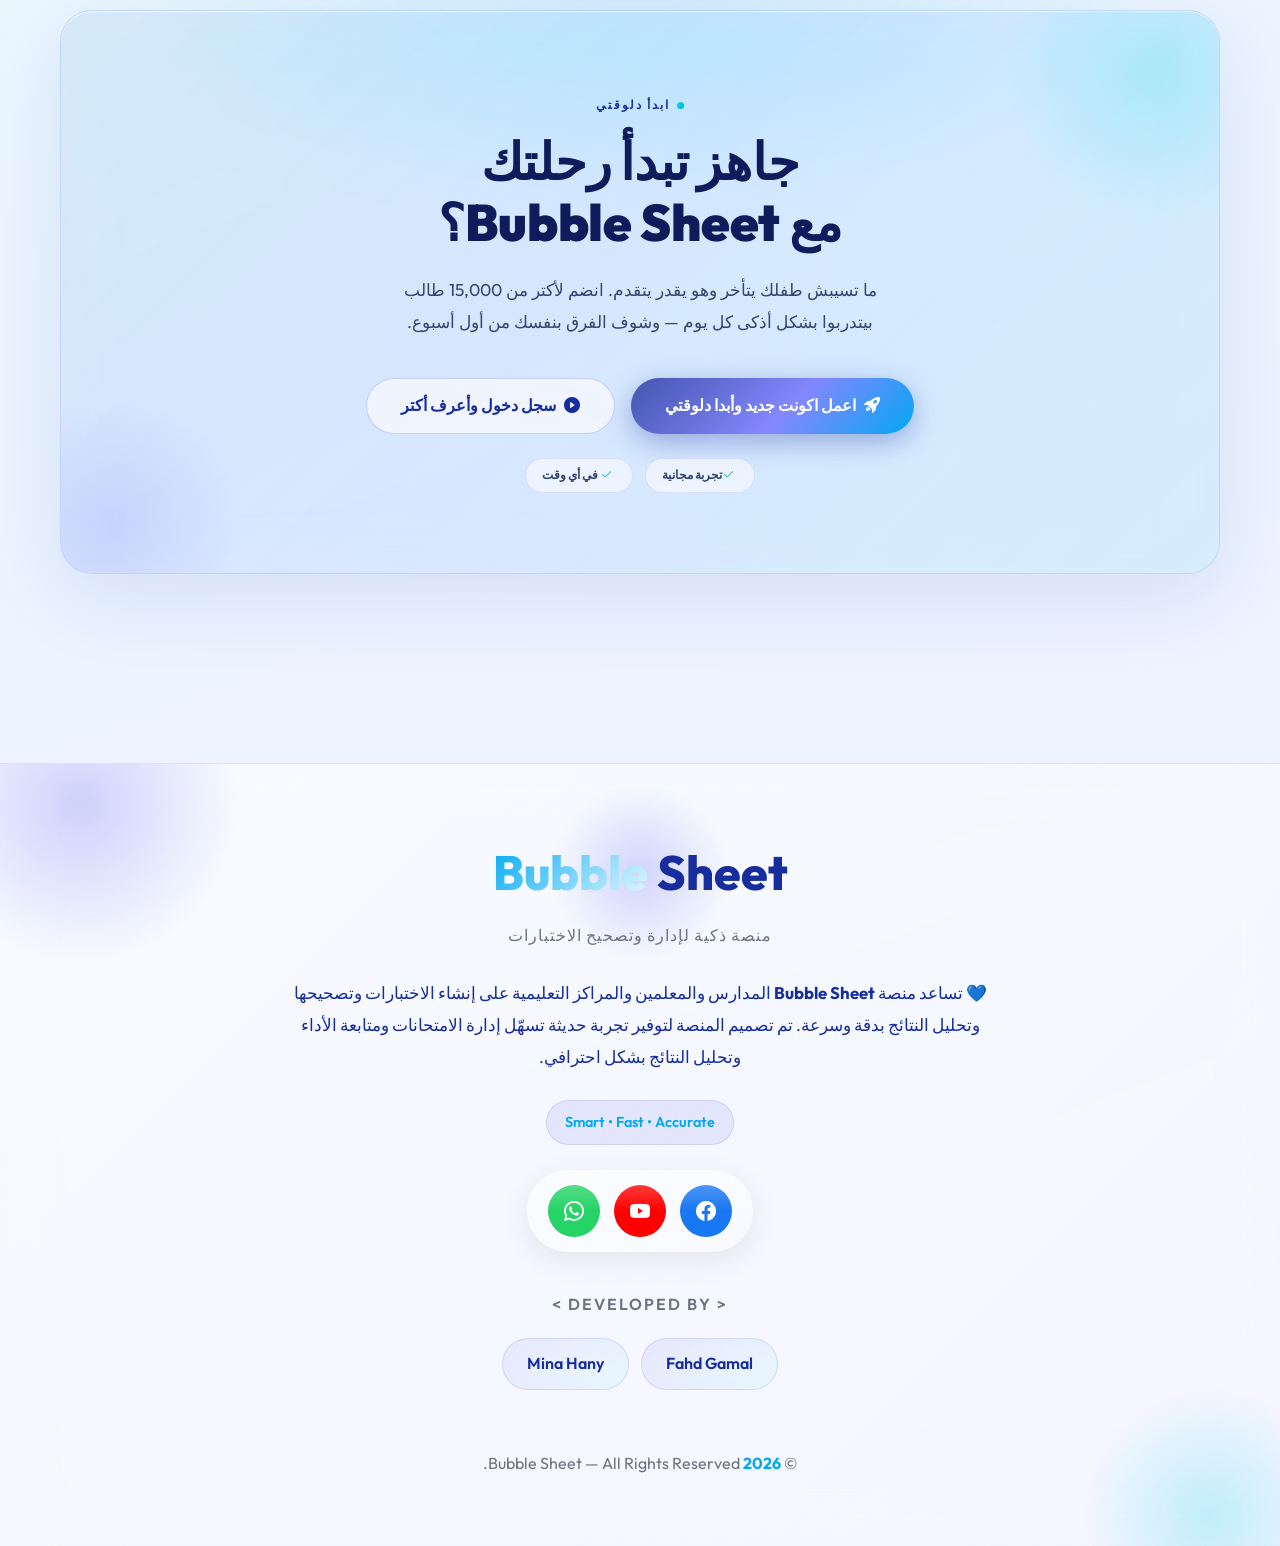
<file: home.html>
<!DOCTYPE html>
<html lang="ar" data-theme="light" dir="rtl">

<head>
    <meta charset="UTF-8" />
    <meta name="viewport" content="width=device-width,initial-scale=1.0" />
    <title>Home</title>
    <!-- Bootstrap 5.3 -->
    <link href="https://cdnjs.cloudflare.com/ajax/libs/bootstrap/5.3.0/css/bootstrap.min.css" rel="stylesheet">
    <link href="https://cdnjs.cloudflare.com/ajax/libs/font-awesome/6.4.0/css/all.min.css" rel="stylesheet">
    <link href="https://cdn.jsdelivr.net/npm/bootstrap@5.3.3/dist/css/bootstrap.min.css" rel="stylesheet">
    <!--for footer -->
    <link href="https://fonts.googleapis.com/css2?family=Outfit:wght@300;400;500;600;700;800&display=swap"
        rel="stylesheet">
    <link href="https://cdn.jsdelivr.net/npm/bootstrap-icons@1.11.3/font/bootstrap-icons.css" rel="stylesheet">


    <!-- Fonts -->
    <link rel="preconnect" href="https://fonts.googleapis.com">
    <link rel="preconnect" href="https://fonts.gstatic.com" crossorigin>
    <link
        href="https://fonts.googleapis.com/css2?family=Outfit:wght@400;500;600;700;800&family=Plus+Jakarta+Sans:wght@400;500;600;700&display=swap"
        rel="stylesheet">
    <link href="https://cdn.jsdelivr.net/npm/bootstrap@5.3.3/dist/css/bootstrap.min.css" rel="stylesheet" />
    <link href="https://cdn.jsdelivr.net/npm/bootstrap-icons@1.11.3/font/bootstrap-icons.min.css" rel="stylesheet" />
    <link
        href="https://fonts.googleapis.com/css2?family=Cairo:wght@400;500;600;700;800;900&family=Tajawal:wght@400;500;700;800&display=swap"
        rel="stylesheet" />
    <!-- css file -->
    <link rel="stylesheet" href="CSS/home.css">
    <link rel="stylesheet" href="CSS/nav.css">
    <link rel="stylesheet" href="CSS/footer.css">
</head>

<body>
    <div class="install-popup-content">
        <div class="install-icon">📝</div>
        <h3>تثبيت Bubble Sheet</h3>
        <p>
            ثبت التطبيق على جهازك للوصول السريع
            وحل الاختبارات بسهولة في أي وقت.
        </p>
        <div class="install-actions">
            <button id="installBtn" class="install-btn">
                تثبيت
            </button>
            <button id="closeBtn" class="close-btn">
                لاحقًا
            </button>
        </div>
    </div>>
    </div>
    <!-- Navbar -->
    <nav class="glass-navbar" style="direction: ltr;">
        <div class="navbar-container">
            <!-- Logo/Brand (Center) -->
            <a href="home.html" class="navbar-brand">
                <div class="brand-logo">
                    <!-- <i class="fas fa-gem"></i> -->
                    <img src="IMG/logo.png" alt="Logo" class="logo-text-wrapper">
                </div>
                <span class="logo-svg">Bubble Sheet</span>
            </a>

            <!-- Theme Toggle -->
            <div class="nav-right">
                <label class="theme-switch">
                    <input type="checkbox" id="input">
                    <span class="toggle-track">
                        <span class="toggle-thumb"></span>
                    </span>
                </label>
            </div>

            <!-- Desktop Buttons -->
            <div class="navbar-buttons">
                <a href="login.html" class="glass-btn">تسجيل الدخول</a>
                <a href="register.html" class="glass-btn btn-register">إنشاء حساب</a>
            </div>

            <!-- Hamburger Menu -->
            <div class="hamburger" onclick="toggleMenu()">
                <span></span>
                <span></span>
                <span></span>
            </div>
        </div>
    </nav>
    <!-- Mobile Menu Overlay -->
    <div class="menu-overlay" id="menuOverlay" onclick="closeMenu()"></div>

    <!-- Mobile Menu -->
    <div class="mobile-menu" id="mobileMenu">
        <div class="mobile-menu-items">
            <a href="login.html" class="glass-btn" onclick="closeMenu()">تسجيل الدخول</a>
            <a href="register.html" class="glass-btn btn-register" onclick="closeMenu()">إنشاء حساب</a>
        </div>
    </div>
    <!-- finish navbar -->
    <!-- Ambient background -->
    <div class="bg-canvas">
        <div class="bg-spot bs1"></div>
        <div class="bg-spot bs2"></div>
        <div class="bg-spot bs3"></div>
    </div>

    <!-- Floating glass bubbles -->
    <div class="gl-bubble gb1" aria-hidden="true"></div>
    <div class="gl-bubble gb2" aria-hidden="true"></div>
    <div class="gl-bubble gb3" aria-hidden="true"></div>
    <div class="gl-bubble gb4" aria-hidden="true"></div>
    <div class="gl-bubble gb5" aria-hidden="true"></div>

    <!-- Particles -->
    <div id="ptc" aria-hidden="true"></div>

    <div class="sections-root">

        <!-- ========================================================
     SECTION 1 — رحلتك مع Bubble Sheet
     ======================================================== -->
        <section id="journey" class="bs-section">
            <div class="container">
                <div class="row g-5 align-items-center">

                    <!-- Right: steps content -->
                    <div class="col-lg-6 order-lg-2" data-r="right">
                        <span class="eyebrow"><span class="dot"></span>رحلتك معانا</span>
                        <h2 class="sec-title">ابدأ رحلتك التعليمية<br><span class="hl">بشكل أذكى</span></h2>
                        <div class="sep"></div>
                        <p class="sec-desc mb-4">مع Bubble Sheet مش هتذاكر بالطريقة القديمة تاني — هتتدرب، تتنافس، وتشوف
                            نتائج حقيقية من أول أسبوع.</p>

                        <div class="journey-steps">

                            <div class="step-item">
                                <div class="step-num">١</div>
                                <div>
                                    <div class="step-title">📖 ذاكر المنهج</div>
                                    <div class="step-sub">اتصفح شرح الدروس المنظم حسب مادتك وسنتك الدراسية</div>
                                </div>
                            </div>

                            <div class="step-arrow">↓</div>

                            <div class="step-item">
                                <div class="step-num">٢</div>
                                <div>
                                    <div class="step-title">✏️ اتدرب يوميًا</div>
                                    <div class="step-sub">حل تمارين يومية متدرجة من السهل للصعب في وقت قياسي</div>
                                </div>
                            </div>

                            <div class="step-arrow">↓</div>

                            <div class="step-item">
                                <div class="step-num">٣</div>
                                <div>
                                    <div class="step-title">📝 حل آلاف الأسئلة</div>
                                    <div class="step-sub">اختار من بنك أسئلة ضخم مقسم بدقة حسب المادة والمستوى</div>
                                </div>
                            </div>

                            <div class="step-arrow">↓</div>

                            <div class="step-item">
                                <div class="step-num">٤</div>
                                <div>
                                    <div class="step-title">📊 شوف مستواك</div>
                                    <div class="step-sub">تقارير فورية بتفضح نقاط ضعفك وقوتك بالأرقام</div>
                                </div>
                            </div>

                            <div class="step-arrow">↓</div>

                            <div class="step-item">
                                <div class="step-num">٥</div>
                                <div>
                                    <div class="step-title">🏆 نافس أصحابك</div>
                                    <div class="step-sub">دخل المسابقات، اتصدر الليدربورد، واكسب جوايز حقيقية</div>
                                </div>
                            </div>

                            <div class="step-arrow">↓</div>

                            <div class="step-item">
                                <div class="step-num">٦</div>
                                <div>
                                    <div class="step-title">🎯 حقق نتائج أفضل</div>
                                    <div class="step-sub">طلابنا بيرفعوا درجاتهم بمعدل ٤٠٪ في أول ٣ شهور</div>
                                </div>
                            </div>

                        </div>
                    </div>

                    <!-- Left: image -->
                    <div class="col-lg-6 order-lg-1" data-r="left">
                        <div class="img-frame" style="min-height:500px;">
                            <div class="frame-shine"></div>
                            <div class="img-ph"
                                style="background:linear-gradient(135deg,rgba(0,226,224,.08),rgba(120,124,254,.12)); min-height:500px;">
                                <img src="IMG/student.png" alt="student img">
                            </div>
                        </div>
                    </div>

                </div>
            </div>
        </section>

    <!-- ========================================================
    SECTION 2 — ليه Bubble Sheet؟
    ======================================================== -->
        <section id="why" class="bs-section">
            <div class="container">
                <div class="row g-5 align-items-center">
                    <!-- Left: image -->
                    <div class="col-lg-5" data-r="left">
                        <div class="img-frame" style="min-height:480px;">
                            <div class="frame-shine"></div>
                            <div class="img-ph"
                                style="background:linear-gradient(135deg,rgba(0,169,242,.07),rgba(0,226,224,.1));min-height:480px;">
                                <div
                                    style="width:90px;height:90px;border-radius:28px;background:linear-gradient(135deg,var(--blue),var(--cyan));display:flex;align-items:center;justify-content:center;font-size:2.5rem;box-shadow:0 12px 32px rgba(0,169,242,.3);">
                                    📚</div>
                                <img src="IMG/bubbelsheet.png" alt="">
                            </div>
                        </div>
                    </div>

                    <!-- Right: cards -->
                    <div class="col-lg-7" data-r="right">
                        <span class="eyebrow"><span class="dot"></span>ليه تختار Bubble Sheet؟</span>
                        <h2 class="sec-title mb-1">المنصة اللي <span class="hl">بتفرق فعلًا</span></h2>
                        <div class="sep"></div>

                        <div class="d-flex flex-column gap-3">

                            <div class="gc why-card" data-r="up" data-d="1">
                                <div class="gc-bar" style="background:var(--grad-main);"></div>
                                <div class="d-flex align-items-start gap-3">
                                    <div class="ic ic-1 mt-1"><i class="bi bi-journal-check text-white"></i></div>
                                    <div>
                                        <h3>تدريب مستمر ومنظم</h3>
                                        <p>Bubble Sheet مش مجرد موقع أسئلة — هي منظومة تدريب متكاملة. كل يوم بيلاقي
                                            الطالب تمارين جديدة متدرجة مصممة بعناية من مدرسين متخصصين. النظام بيتابع
                                            أداء الطالب تلقائيًا وبيقترح عليه التمارين اللي محتاجها بالظبط — مش أكتر ومش
                                            أقل. ده بيخلي الطالب يتقدم بخطى واضحة وملموسة كل أسبوع.</p>
                                    </div>
                                </div>
                            </div>

                            <div class="gc why-card" data-r="up" data-d="2">
                                <div class="gc-bar" style="background:var(--grad-accent);"></div>
                                <div class="d-flex align-items-start gap-3">
                                    <div class="ic ic-2 mt-1"><i class="bi bi-database-fill text-white"></i></div>
                                    <div>
                                        <h3>آلاف الأسئلة في كل المواد</h3>
                                        <p>بنك الأسئلة عندنا فيه أكتر من 50,000 سؤال شامل كل مواد ابتدائي وإعدادي وثانوي
                                            — وبيتزاد كل أسبوع. كل سؤال معاه شرح تفصيلي وحل نموذجي، والأسئلة اتراجعت من
                                            تيمات تربوية متخصصة عشان تضمن الجودة. ميزة السؤال الغلط بتتحول لفرصة تعليمية
                                            حقيقية مش مجرد رقم في الإحصائيات.</p>
                                    </div>
                                </div>
                            </div>

                            <div class="gc why-card" data-r="up" data-d="3">
                                <div class="gc-bar" style="background:linear-gradient(90deg,var(--purple),#c06bfa);">
                                </div>
                                <div class="d-flex align-items-start gap-3">
                                    <div class="ic ic-3 mt-1"><i class="bi bi-trophy-fill text-white"></i></div>
                                    <div>
                                        <h3>منافسات وجوايز حقيقية</h3>
                                        <p>مش بس أسئلة — في مسابقات أسبوعية وشهرية بين الطلاب من كل المدارس. في ليدربورد
                                            حي بيتحدث لحظة بلحظة، وفي شهادات رقمية موثقة للطلاب المتميزين. نقاط الإنجاز
                                            بتتراكم وبتفتح مكافآت حصرية، وده بيحول الدراسة من واجب ممل لتحدي بيشتهوه
                                            الطلاب كل يوم.</p>
                                    </div>
                                </div>
                            </div>

                        </div>
                    </div>

                </div>
            </div>
        </section>

        <!-- ========================================================
    SECTION 3 — الأرقام بتتكلم
    ======================================================== -->
        <section id="stats" class="bs-section">
            <div class="container">
                <div class="text-center mb-5" data-r="up">
                    <span class="eyebrow"><span class="dot"></span>إنجازاتنا بالأرقام</span>
                    <h2 class="sec-title">الأرقام <span class="hl">بتتكلم عنا</span></h2>
                    <div class="sep center"></div>
                </div>

                <div class="stats-inner" data-r="scale">
                    <div class="row g-0">
                        <div class="col-6 col-md-3 stat-item">
                            <div class="stat-icon"><i class="bi bi-people-fill"></i></div>
                            <div class="stat-num" data-count="15000" data-sfx="+">0</div>
                            <div class="stat-label">طالب نشط</div>
                        </div>
                        <div class="col-6 col-md-3 stat-item">
                            <div class="stat-icon"><i class="bi bi-patch-question-fill"></i></div>
                            <div class="stat-num" data-count="50000" data-sfx="+">0</div>
                            <div class="stat-label">سؤال متاح</div>
                        </div>
                        <div class="col-6 col-md-3 stat-item">
                            <div class="stat-icon"><i class="bi bi-building-fill"></i></div>
                            <div class="stat-num" data-count="150" data-sfx="+">0</div>
                            <div class="stat-label">مدرسة شريكة</div>
                        </div>
                        <div class="col-6 col-md-3 stat-item">
                            <div class="stat-icon"><i class="bi bi-person-workspace"></i></div>
                            <div class="stat-num" data-count="1000" data-sfx="+">0</div>
                            <div class="stat-label">معلم معتمد</div>
                        </div>
                    </div>
                </div>
            </div>
        </section>

        <!-- ========================================================
     SECTION 4 — من ابتدائي لحد ثانوي
     ======================================================== -->
        <section id="stages" class="bs-section">
            <div class="container">
                <div class="text-center mb-5" data-r="up">
                    <span class="eyebrow"><span class="dot"></span>المراحل الدراسية</span>
                    <h2 class="sec-title">من <span class="hl">ابتدائي لحد ثانوي</span></h2>
                    <div class="sep center"></div>
                    <p class="sec-desc mx-auto text-center">مهما كانت سنة ابنك أو بنتك — Bubble Sheet عندها اللي يحتاجوه
                        بالظبط.</p>
                </div>

                <div class="row g-4">

                    <div class="col-md-4" data-r="up" data-d="1" onclick="register()">
                        <div class="gc stage-panel h-100">
                            <div class="stage-img">
                                <div
                                    style="width:100%;height:240px;background:linear-gradient(135deg,rgba(72,190,217,.15),rgba(0,226,224,.12));display:flex;align-items:center;justify-content:center;flex-direction:column;gap:.5rem;">
                                    <img src="IMG/1.webp" alt="1">
                                </div>
                                <div class="stage-overlay"></div>
                            </div>
                            <div class="stage-body">
                                <div class="stage-badge"
                                    style="background:rgba(72,190,217,.12);color:var(--teal);border:1px solid rgba(72,190,217,.3);">
                                    الصفوف 4 – 6</div>
                                <h3>المرحلة الابتدائية</h3>
                                <p>تمارين سهلة وممتعة بتبني الأساس الصح من أول يوم. الأنشطة التفاعلية بتخلي الأطفال
                                    يحبوا الدراسة بدل ما يتعبوا منها — ومع كل تمرين بيحلوه بيكسبوا نقاط وبيتقدموا
                                    للمستوى الجاي.</p>
                            </div>
                        </div>
                    </div>

                    <div class="col-md-4" data-r="up" data-d="2" onclick="register()">
                        <div class="gc stage-panel h-100">
                            <div class="stage-img">
                                <div
                                    style="width:100%;height:240px;background:linear-gradient(135deg,rgba(120,124,254,.12),rgba(192,107,250,.1));display:flex;align-items:center;justify-content:center;flex-direction:column;gap:.5rem;">
                                    <img src="IMG/2.webp" alt="2">
                                </div>
                                <div class="stage-overlay"></div>
                            </div>
                            <div class="stage-body">
                                <div class="stage-badge"
                                    style="background:rgba(120,124,254,.12);color:var(--purple);border:1px solid rgba(120,124,254,.3);">
                                    الصفوف 1 – 3</div>
                                <h3>المرحلة الإعدادية</h3>
                                <p>المناهج بتتقل والضغط بيزيد — وده بالظبط وقت Bubble Sheet. بنك أسئلة متخصص لكل مادة مع
                                    امتحانات تجريبية كاملة وتوقيت دقيق بيجهز الطالب نفسيًا وعلميًا لإمتحانات الشهادة
                                    الإعدادية.</p>
                            </div>
                        </div>
                    </div>

                    <div class="col-md-4" data-r="up" data-d="3" onclick="register()">
                        <div class="gc stage-panel h-100">
                            <div class="stage-img">
                                <div
                                    style="width:100%;height:240px;background:linear-gradient(135deg,rgba(23,45,157,.1),rgba(0,169,242,.1));display:flex;align-items:center;justify-content:center;flex-direction:column;gap:.5rem;">
                                    <img src="IMG/3.webp" alt="3">
                                </div>
                                <div class="stage-overlay"></div>
                            </div>
                            <div class="stage-body">
                                <div class="stage-badge"
                                    style="background:rgba(23,45,157,.1);color:var(--indigo);border:1px solid rgba(23,45,157,.2);">
                                    الصفوف 1 – 3</div>
                                <h3>المرحلة الثانوية</h3>
                                <p>تحضير كامل للثانوية العامة — امتحانات على نظام الوزارة بالظبط، شرح مفصل لكل إجابة
                                    غلط، وتقارير أسبوعية بتبين للطالب وولي الأمر فين وصل ومحتاج يركز على إيه.</p>
                            </div>
                        </div>
                    </div>

                </div>
            </div>
        </section>

        <!-- ========================================================
     SECTION 5 — معاك في أي وقت
     ======================================================== -->
        <section id="anytime" class="bs-section">
            <div class="container">
                <div class="row g-5 align-items-center">

                    <!-- Right: content -->
                    <div class="col-lg-5 order-lg-2" data-r="right">
                        <span class="eyebrow"><span class="dot"></span>24/7 في خدمتك</span>
                        <h2 class="sec-title">ذاكر <span class="hl">وقت ما تحب</span></h2>
                        <div class="sep"></div>
                        <p class="sec-desc mb-4">المنصة شغالة 24 ساعة يوميًا، 7 أيام في الأسبوع — من أي جهاز وأي مكان.
                            سواء الطالب في البيت، في المدرسة، أو في الأتوبيس — Bubble Sheet معاه في ثانية.</p>
                        <div class="d-flex flex-column gap-3">
                            <div class="gc p-3 d-flex gap-3 align-items-center" style="--bs-border-radius:16px">
                                <div class="ic ic-1"><i class="bi bi-wifi text-white"></i></div>
                                <div>
                                    <div style="font-weight:800;font-size:.95rem;color:var(--text-dark);">متصل دايمًا
                                    </div>
                                    <div style="font-size:.82rem;color:var(--text-muted);">تزامن فوري بين كل أجهزتك
                                    </div>
                                </div>
                            </div>
                            <div class="gc p-3 d-flex gap-3 align-items-center">
                                <div class="ic ic-2"><i class="bi bi-shield-check text-white"></i></div>
                                <div>
                                    <div style="font-weight:800;font-size:.95rem;color:var(--text-dark);">آمن ومحمي
                                    </div>
                                    <div style="font-size:.82rem;color:var(--text-muted);">بيانات طفلك في أمان تام</div>
                                </div>
                            </div>
                            <div class="gc p-3 d-flex gap-3 align-items-center">
                                <div class="ic ic-4"><i class="bi bi-lightning-charge-fill text-white"></i></div>
                                <div>
                                    <div style="font-weight:800;font-size:.95rem;color:var(--text-dark);">سريع وخفيف
                                    </div>
                                    <div style="font-size:.82rem;color:var(--text-muted);">بيشتغل حتى على النت البطيء
                                    </div>
                                </div>
                            </div>
                        </div>
                    </div>

                    <!-- Left: device mockups -->
                    <div class="col-lg-7 order-lg-1" data-r="left">
                        <div class="device-showcase">

                            <!-- Laptop -->
                            <div class="device device-laptop">
                                <div class="device-bar">
                                    <div class="d-dot" style="background:#ff5f57;"></div>
                                    <div class="d-dot" style="background:#febc2e;"></div>
                                    <div class="d-dot" style="background:#28c840;"></div>
                                </div>
                                <div class="device-screen">
                                    <div style="text-align:center">
                                        <div style="font-size:1.8rem;margin-bottom:.5rem;">💻</div>
                                        <div style="color:var(--indigo);font-weight:800;font-size:.8rem;">لوحة تحكم
                                            الطالب</div>
                                        <div style="font-size:.72rem;color:var(--text-muted);margin-top:.3rem;">تقارير ·
                                            أسئلة · مسابقات</div>
                                    </div>
                                </div>
                                <div class="device-label">Laptop / Desktop</div>
                            </div>

                            <!-- Tablet -->
                            <div class="device device-tablet">
                                <div class="device-bar" style="height:22px;justify-content:center;">
                                    <div
                                        style="width:30px;height:5px;border-radius:3px;background:rgba(120,124,254,.2);">
                                    </div>
                                </div>
                                <div class="device-screen">
                                    <div style="text-align:center">
                                        <div style="font-size:1.5rem;margin-bottom:.3rem;">📱</div>
                                        <div style="color:var(--purple);font-weight:800;font-size:.72rem;">Tablet</div>
                                    </div>
                                </div>
                                <div class="device-label">Tablet / iPad</div>
                            </div>

                            <!-- Phone -->
                            <div class="device device-phone">
                                <div class="device-notch"></div>
                                <div class="device-screen">
                                    <div style="text-align:center">
                                        <div style="font-size:1.2rem;margin-bottom:.2rem;">📲</div>
                                        <div style="color:var(--blue);font-weight:800;font-size:.65rem;">Mobile</div>
                                    </div>
                                </div>
                                <div class="device-label" style="font-size:.62rem;">Phone</div>
                            </div>

                        </div>
                    </div>

                </div>
            </div>
        </section>

        <!-- ========================================================
     SECTION 6 — شركاء النجاح (SLIDER)
     ======================================================== -->
        <section id="partners" class="bs-section">
            <div class="container">
                <div class="text-center mb-5" data-r="up">
                    <span class="eyebrow"><span class="dot"></span>شركاؤنا</span>
                    <h2 class="sec-title">شركاء <span class="hl">النجاح</span></h2>
                    <div class="sep center"></div>
                    <p class="sec-desc mx-auto text-center">أكتر من 150 مدرسة من كل أنحاء مصر اختارت Bubble Sheet لرفع
                        مستوى طلابها.</p>
                </div>
            </div>

            <div class="slider-track-wrap" data-r="up">
                <div class="strack" id="stk"></div>
            </div>
        </section>

        <!-- ========================================================
     SECTION 7 — إنجازات نفتخر بيها
     ======================================================== -->
        <section id="achievements" class="bs-section">
            <div class="container">
                <div class="row g-5 align-items-center">

                    <!-- Left: image -->
                    <div class="col-lg-5" data-r="left">
                        <div class="img-frame" style="min-height:420px;">
                            <div class="frame-shine"></div>
                            <div class="img-ph"
                                style="background:linear-gradient(135deg,rgba(120,124,254,.08),rgba(192,107,250,.1));min-height:420px;">
                                <img src="IMG/achive.png" alt="achive">
                            </div>
                        </div>
                    </div>

                    <!-- Right: achievement cards -->
                    <div class="col-lg-7" data-r="right">
                        <span class="eyebrow"><span class="dot"></span>فخر بيها</span>
                        <h2 class="sec-title">إنجازات <span class="hl">نفتخر بيها</span></h2>
                        <div class="sep"></div>

                        <div class="row g-3">

                            <div class="col-6" data-r="up" data-d="1">
                                <div class="gc ach-card">
                                    <div class="ach-ring"
                                        style="background:linear-gradient(135deg,rgba(0,226,224,.12),rgba(0,169,242,.1));">
                                        🥇</div>
                                    <div class="ach-num" data-count="320" data-sfx="+">0</div>
                                    <div class="ach-label">مسابقة</div>
                                    <div class="ach-desc">مسابقات أسبوعية وشهرية ومحلية بين طلاب من كل أنحاء مصر</div>
                                </div>
                            </div>

                            <div class="col-6" data-r="up" data-d="2">
                                <div class="gc ach-card">
                                    <div class="ach-ring"
                                        style="background:linear-gradient(135deg,rgba(120,124,254,.12),rgba(192,107,250,.1));">
                                        🎖️</div>
                                    <div class="ach-num" data-count="5800" data-sfx="+">0</div>
                                    <div class="ach-label">جائزة</div>
                                    <div class="ach-desc">شهادات إنجاز ومكافآت قدمناها لأبطال المنصة</div>
                                </div>
                            </div>

                            <div class="col-6" data-r="up" data-d="3">
                                <div class="gc ach-card">
                                    <div class="ach-ring"
                                        style="background:linear-gradient(135deg,rgba(0,169,242,.1),rgba(72,190,217,.1));">
                                        📈</div>
                                    <div class="ach-num" data-count="92" data-sfx="٪">0</div>
                                    <div class="ach-label">نسبة نجاح</div>
                                    <div class="ach-desc">من طلابنا بيعدوا امتحاناتهم بتفوق بعد 3 شهور على المنصة</div>
                                </div>
                            </div>

                            <div class="col-6" data-r="up" data-d="4">
                                <div class="gc ach-card">
                                    <div class="ach-ring"
                                        style="background:linear-gradient(135deg,rgba(23,45,157,.08),rgba(120,124,254,.1));">
                                        ⭐</div>
                                    <div class="ach-num" data-count="1200" data-sfx="+">0</div>
                                    <div class="ach-label">طالب متميز</div>
                                    <div class="ach-desc">طلاب حققوا المراكز الأولى في مدارسهم بعد الانضمام للمنصة</div>
                                </div>
                            </div>

                        </div>
                    </div>

                </div>
            </div>
        </section>

        <!-- ========================================================
     SECTION 8 — CTA
     ======================================================== -->
        <section id="cta" class="bs-section">
            <div class="container">
                <div class="cta-box" data-r="scale">
                    <div style="position:relative;z-index:2;">
                        <span class="eyebrow" style="justify-content:center;margin-bottom:1rem;"><span
                                class="dot"></span>ابدأ دلوقتي</span>
                        <h2 class="cta-title">جاهز تبدأ رحلتك<br><span class="hl">مع Bubble Sheet؟</span></h2>
                        <p class="cta-desc">ما تسيبش طفلك يتأخر وهو يقدر يتقدم. انضم لأكتر من 15,000 طالب بيتدربوا بشكل
                            أذكى كل يوم — وشوف الفرق بنفسك من أول أسبوع.</p>
                        <div class="d-flex flex-wrap gap-3 justify-content-center">
                            <a href="register.html" class="btn-main"><i class="bi bi-rocket-takeoff-fill"></i>
                                اعمل اكونت جديد وأبدا دلوقتي</a>
                            <a href="login.html" class="btn-outline"><i class="bi bi-play-circle-fill"></i>سجل دخول
                                وأعرف أكتر</a>
                        </div>
                        <div class="trust-tags">
                            <span class="trust-tag"><i class="bi bi-check2 me-1" style="color:var(--blue)"></i>تجربة
                                مجانية</span>
                            <span class="trust-tag"><i class="bi bi-check2 me-1" style="color:var(--blue)"></i> في
                                أي وقت</span>
                        </div>
                    </div>
                </div>
            </div>
        </section>

    </div><!-- end sections-root -->

    <!-- WhatsApp -->
    <a href="http://wa.me/+201033878808" class="wa-btn" target="_blank" rel="noopener noreferrer"
        aria-label="تواصل معنا على واتساب">
        <i class="bi bi-whatsapp"></i>
    </a>
    <footer class="main-footer">

        <div class="footer-logo">
            <span>Bubble</span> Sheet
        </div>

        <div class="footer-subtitle">
            منصة ذكية لإدارة وتصحيح الاختبارات
        </div>

        <div class="footer-description">
            💙 تساعد منصة <strong>Bubble Sheet</strong> المدارس والمعلمين والمراكز التعليمية
            على إنشاء الاختبارات وتصحيحها وتحليل النتائج بدقة وسرعة.
            تم تصميم المنصة لتوفير تجربة حديثة تسهّل إدارة الامتحانات
            ومتابعة الأداء وتحليل النتائج بشكل احترافي.
        </div>

        <div class="footer-badge">
            Smart • Fast • Accurate
        </div>

        <br>

        <div class="social-glass">

            <a href="https://www.facebook.com/profile.php?id=61590523994765" class="facebook">
                <i class="bi bi-facebook"></i>
            </a>

            <a href="#" class="youtube">
                <i class="bi bi-youtube"></i>
            </a>

            <a href="http://wa.me/+201033878808" class="whatsapp">
                <i class="bi bi-whatsapp"></i>
            </a>

        </div>

        <div class="footer-dev-title">
            &lt; DEVELOPED BY &gt;
        </div>

        <div class="developers">
            <a href="https://www.facebook.com/share/1HFecNkbx6/">Fahd Gamal</a>
            <a href="https://www.facebook.com/share/1FLw3LeiFA/">Mina Hany</a>
        </div>

        <div class="footer-bottom">
            © <span class="copyright">2026</span>
            Bubble Sheet — All Rights Reserved.
        </div>

    </footer>
    <script src="https://cdn.jsdelivr.net/npm/bootstrap@5.3.3/dist/js/bootstrap.bundle.min.js"></script>
    <script src="JS/nav.js"></script>
    <script src="JS/home.js"></script>
</body>

</html>
</file>
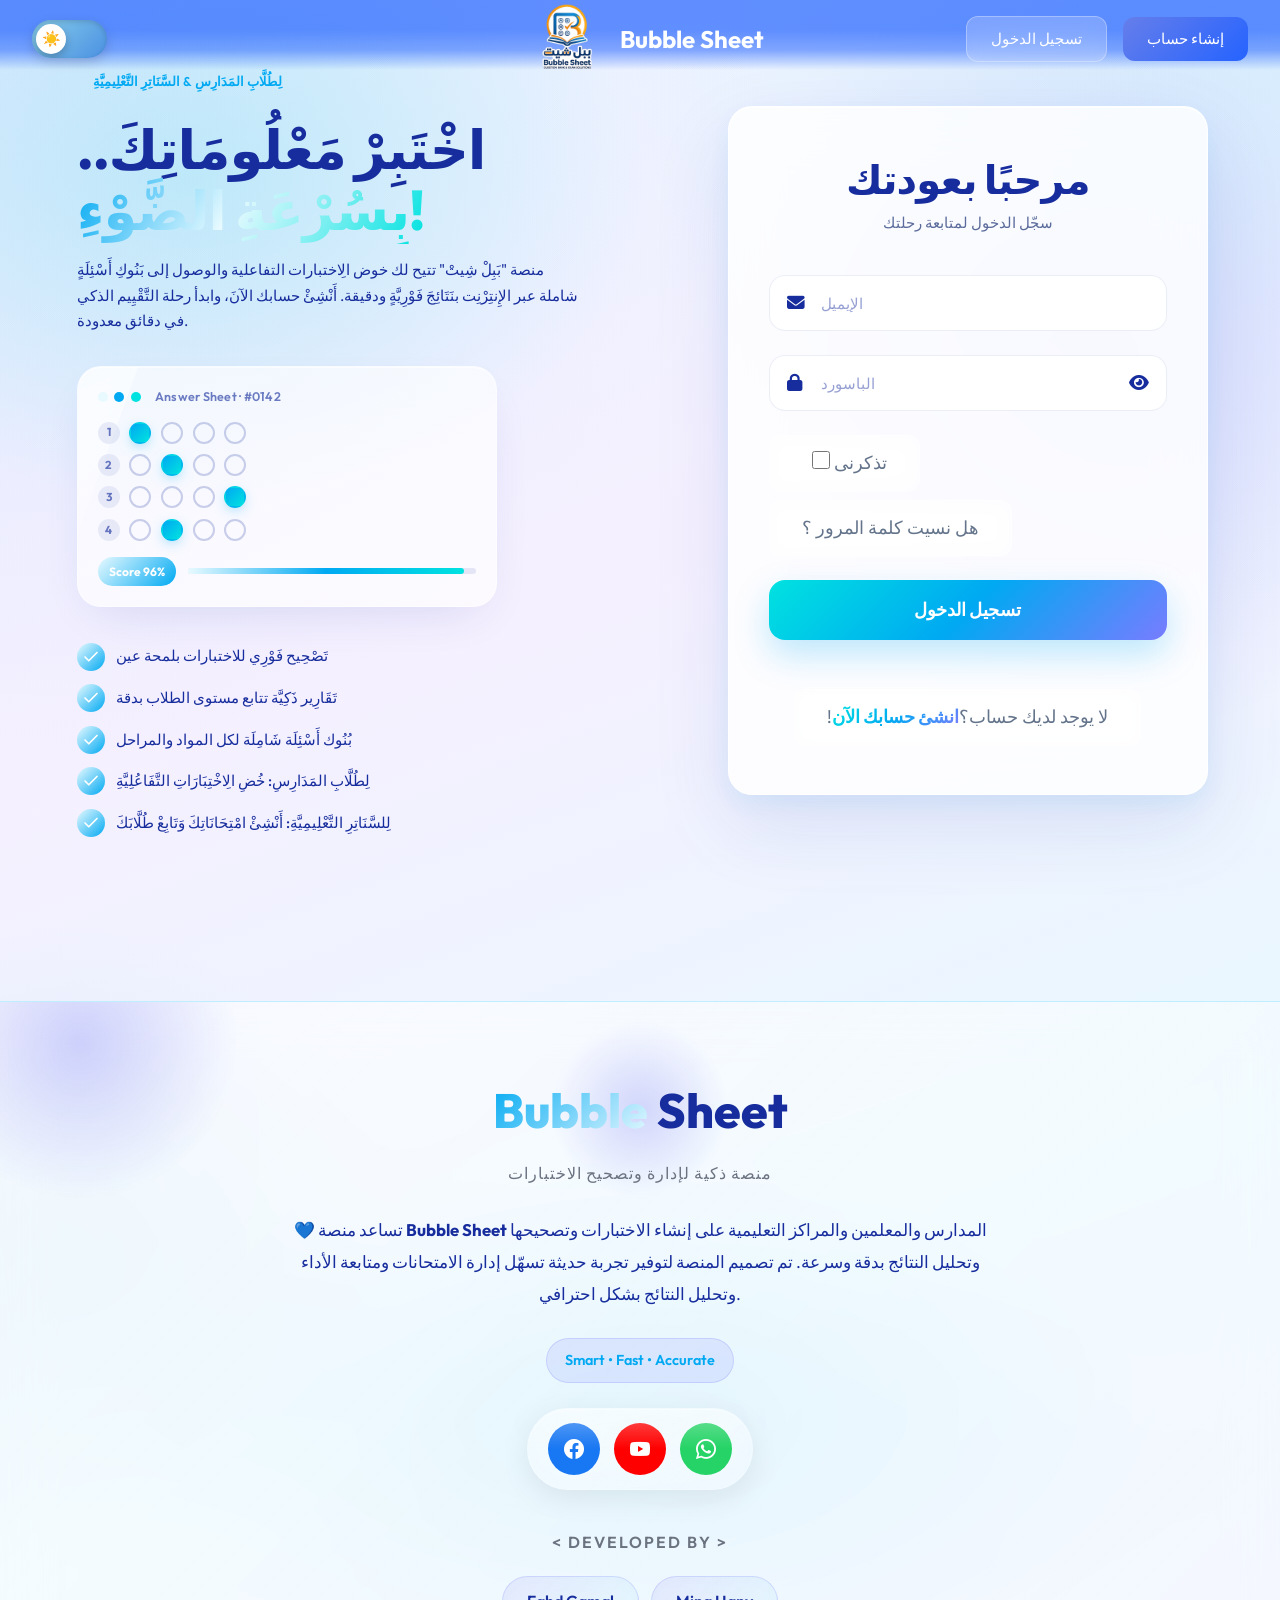
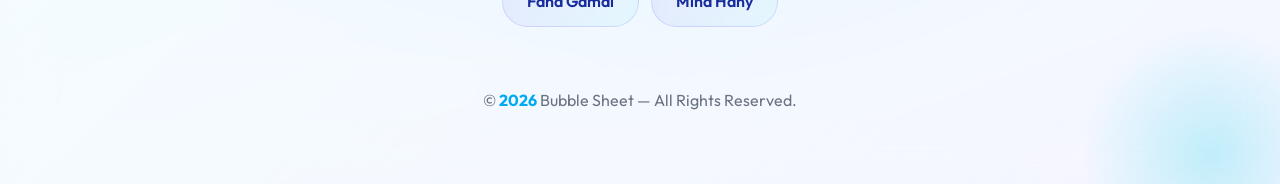
<file: login.html>
<!DOCTYPE html>
<html lang="ar" data-theme="light">

<head>
    <meta charset="UTF-8" />
    <meta name="viewport" content="width=device-width, initial-scale=1, viewport-fit=cover" />
    <title>Login</title>
    <meta name="description"
        content="Create your free Bubble Sheet account and start building, grading and tracking exams in minutes." />
    <!-- Bootstrap 5.3 -->
    <link href="https://cdnjs.cloudflare.com/ajax/libs/bootstrap/5.3.0/css/bootstrap.min.css" rel="stylesheet">
    <link href="https://cdnjs.cloudflare.com/ajax/libs/font-awesome/6.4.0/css/all.min.css" rel="stylesheet">
    <link href="https://cdn.jsdelivr.net/npm/bootstrap@5.3.3/dist/css/bootstrap.min.css" rel="stylesheet">
    <!--for footer -->
    <link href="https://fonts.googleapis.com/css2?family=Outfit:wght@300;400;500;600;700;800&display=swap"
        rel="stylesheet">
    <link href="https://cdn.jsdelivr.net/npm/bootstrap-icons@1.11.3/font/bootstrap-icons.css" rel="stylesheet">


    <!-- Fonts -->
    <link rel="preconnect" href="https://fonts.googleapis.com">
    <link rel="preconnect" href="https://fonts.gstatic.com" crossorigin>
    <link
        href="https://fonts.googleapis.com/css2?family=Outfit:wght@400;500;600;700;800&family=Plus+Jakarta+Sans:wght@400;500;600;700&display=swap"
        rel="stylesheet">
    <link rel="stylesheet" href="CSS/login.css">
    <link rel="stylesheet" href="CSS/nav.css">
    <link rel="stylesheet" href="CSS/footer.css">
</head>

<body>
    <!-- Navbar -->
    <nav class="glass-navbar">
        <div class="navbar-container">
            <!-- Logo/Brand (Center) -->
            <a href="home.html" class="navbar-brand">
                <div class="brand-logo">
                    <!-- <i class="fas fa-gem"></i> -->
                    <img src="IMG/logo.png" alt="Logo" class="logo-text-wrapper">
                </div>
                <span class="logo-svg">Bubble Sheet</span>
            </a>

            <!-- Theme Toggle -->
            <div class="nav-right">
                <label class="theme-switch">
                    <input type="checkbox" id="input">
                    <span class="toggle-track">
                        <span class="toggle-thumb"></span>
                    </span>
                </label>
            </div>

            <!-- Desktop Buttons -->
            <div class="navbar-buttons">
                <a href="login.html" class="glass-btn">تسجيل الدخول</a>
                <a href="register.html" class="glass-btn btn-register">إنشاء حساب</a>
            </div>

            <!-- Hamburger Menu -->
            <div class="hamburger" onclick="toggleMenu()">
                <span></span>
                <span></span>
                <span></span>
            </div>
        </div>
    </nav>
    <!-- Mobile Menu Overlay -->
    <div class="menu-overlay" id="menuOverlay" onclick="closeMenu()"></div>

    <!-- Mobile Menu -->
    <div class="mobile-menu" id="mobileMenu">
        <div class="mobile-menu-items">
            <a href="login.html" class="glass-btn" onclick="closeMenu()">تسجيل الدخول</a>
            <a href="register.html" class="glass-btn btn-register" onclick="closeMenu()">إنشاء حساب</a>
        </div>
    </div>
    <!-- finish navbar -->
    <!-- ============ MAIN SPLIT LAYOUT ============ -->
    <main>
        <div class="split-shell">

            <!-- LEFT: HERO -->
            <section class="hero-pane" aria-label="About Bubble Sheet">
                <div class="hero-blobs" aria-hidden="true">
                    <span class="blob blob-1"></span>
                    <span class="blob blob-2"></span>
                    <span class="blob blob-3"></span>
                </div>
                <div class="hero-particles" id="heroParticles" aria-hidden="true"></div>

                <div class="hero-content" data-anim="fade-up">
                    <span class="eyebrow glass-chip">لِطُلَّابِ المَدَارِسِ &amp; السَّنَاتِرِ التَّعْلِيمِيَّةِ</span>
                    <h1 class="hero-title">
                        اخْتَبِرْ مَعْلُومَاتِكَ..
                        <span class="text-gradient">بِسُرْعَةِ الضَّوْءِ!</span>
                    </h1>
                    <p class="hero-subtitle">
                    منصة "بَبِلْ شِيتْ" تتيح لك خوض الِاختبارات التفاعلية والوصول إلى بَنُوكِ أَسْئِلَةٍ شاملة عبر الإِنتِرْنِت بنَتَائِجَ
                    فَوْرِيَّةٍ ودقيقة. أَنْشِئْ حسابك الآنَ، وابدأ رحلة التَّقْيِيم الذكي في دقائق معدودة.
                    </p>

                    <!-- Illustration -->
                    <div class="hero-illustration glass-surface" data-anim="float-card" aria-hidden="true">
                        <div class="sheet-card">
                            <div class="sheet-header">
                                <span class="sheet-dot"></span>
                                <span class="sheet-dot"></span>
                                <span class="sheet-dot"></span>
                                <span class="sheet-title">Answer Sheet · #0142</span>
                            </div>
                            <div class="sheet-rows">
                                <div class="sheet-row" data-row="1">
                                    <span class="row-index">1</span>
                                    <span class="bubble-opt filled"></span>
                                    <span class="bubble-opt"></span>
                                    <span class="bubble-opt"></span>
                                    <span class="bubble-opt"></span>
                                </div>
                                <div class="sheet-row" data-row="2">
                                    <span class="row-index">2</span>
                                    <span class="bubble-opt"></span>
                                    <span class="bubble-opt filled"></span>
                                    <span class="bubble-opt"></span>
                                    <span class="bubble-opt"></span>
                                </div>
                                <div class="sheet-row" data-row="3">
                                    <span class="row-index">3</span>
                                    <span class="bubble-opt"></span>
                                    <span class="bubble-opt"></span>
                                    <span class="bubble-opt"></span>
                                    <span class="bubble-opt filled"></span>
                                </div>
                                <div class="sheet-row" data-row="4">
                                    <span class="row-index">4</span>
                                    <span class="bubble-opt"></span>
                                    <span class="bubble-opt filled"></span>
                                    <span class="bubble-opt"></span>
                                    <span class="bubble-opt"></span>
                                </div>
                            </div>
                            <div class="sheet-footer">
                                <span class="score-badge">Score 96%</span>
                                <span class="sheet-progress"><span class="sheet-progress-fill"></span></span>
                            </div>
                        </div>
                    </div>

                    <ul class="hero-features list-unstyled">
                        <li data-anim="reveal">
                            <span class="feature-icon"><svg width="18" height="18" viewBox="0 0 24 24" fill="none" stroke="currentColor"
                                    stroke-width="2.2" stroke-linecap="round" stroke-linejoin="round" aria-hidden="true">
                                    <path d="M20 6L9 17l-5-5" />
                                </svg></span>
                            ​تَصْحِيح فَوْرِي للاختبارات بلمحة عين
                        </li>
                        <li data-anim="reveal">
                            <span class="feature-icon"><svg width="18" height="18" viewBox="0 0 24 24" fill="none" stroke="currentColor"
                                    stroke-width="2.2" stroke-linecap="round" stroke-linejoin="round" aria-hidden="true">
                                    <path d="M20 6L9 17l-5-5" />
                                </svg></span>
                            ​تَقَارِير ذَكِيَّة تتابع مستوى الطلاب بدقة
                        </li>
                        <li data-anim="reveal">
                            <span class="feature-icon"><svg width="18" height="18" viewBox="0 0 24 24" fill="none" stroke="currentColor"
                                    stroke-width="2.2" stroke-linecap="round" stroke-linejoin="round" aria-hidden="true">
                                    <path d="M20 6L9 17l-5-5" />
                                </svg></span>
                            ​بُنُوك أَسْئِلَة شَامِلَة لكل المواد والمراحل
                        </li>
                        <li data-anim="reveal">
                            <span class="feature-icon"><svg width="18" height="18" viewBox="0 0 24 24" fill="none" stroke="currentColor"
                                    stroke-width="2.2" stroke-linecap="round" stroke-linejoin="round" aria-hidden="true">
                                    <path d="M20 6L9 17l-5-5" />
                                </svg></span>
                            ​​لِطُلَّابِ المَدَارِسِ: خُضِ الِاخْتِبَارَاتِ التَّفَاعُلِيَّةِ
                        </li>
                        <li data-anim="reveal">
                            <span class="feature-icon"><svg width="18" height="18" viewBox="0 0 24 24" fill="none" stroke="currentColor"
                                    stroke-width="2.2" stroke-linecap="round" stroke-linejoin="round" aria-hidden="true">
                                    <path d="M20 6L9 17l-5-5" />
                                </svg></span>
                            ​لِلسَّنَاتِرِ التَّعْلِيمِيَّةِ: أَنْشِئْ امْتِحَانَاتِكَ وَتَابِعْ طُلَّابَكَ
                        </li>
                    </ul>
                </div>
            </section>

            <!-- RIGHT: REGISTER FORM -->
            <!-- main -->
            <div class="animated-bg"></div>

            <div class="login-container">
                <div class="glass-card">
                    <h2>مرحبًا بعودتك</h2>
                    <p class="subtitle">سجّل الدخول لمتابعة رحلتك</p>

                    <form id="loginForm" novalidate>
                        <div class="form-group">
                            <i class="fas fa-envelope input-icon"></i>
                            <input type="email" class="form-control" id="email" placeholder="الإيميل" required>
                            <div class="error-message">يرجى إدخال إيميل صالح</div>
                        </div>

                        <div class="form-group">
                            <i class="fas fa-lock input-icon"></i>
                            <input type="password" class="form-control" id="password" placeholder="الباسورد" required>
                            <i class="fas fa-eye password-toggle" id="togglePassword"></i>
                            <div class="error-message">مطلوب كلمة المرور</div>
                        </div>

                        <div class="options-row">
                            <label class="remember-me glass-link">
                                <input type="checkbox" id="rememberMe">
                                <span>تذكرنى</span>
                            </label>
                            <a href="resetPassword.html" class="forgot-link glass-link">هل نسيت كلمة المرور ؟</a>
                        </div>

                        <button type="submit" class="btn-login">
                            <span>تسجيل الدخول</span>
                        </button>
                    </form>

                    <div class="divider">
                        <span></span>
                    </div>

                    <div class="register-link">
                        <a href="register.html" class="glass-link">!لا يوجد لديك حساب؟<strong>انشئ حسابك
                                الآن</strong></a>
                    </div>
                </div>
            </div>
    </main>
    <footer class="main-footer">

        <div class="footer-logo">
            <span>Bubble</span> Sheet
        </div>

        <div class="footer-subtitle">
            منصة ذكية لإدارة وتصحيح الاختبارات
        </div>

        <div class="footer-description">
            💙 تساعد منصة <strong>Bubble Sheet</strong> المدارس والمعلمين والمراكز التعليمية
            على إنشاء الاختبارات وتصحيحها وتحليل النتائج بدقة وسرعة.
            تم تصميم المنصة لتوفير تجربة حديثة تسهّل إدارة الامتحانات
            ومتابعة الأداء وتحليل النتائج بشكل احترافي.
        </div>

        <div class="footer-badge">
            Smart • Fast • Accurate
        </div>

        <br>

        <div class="social-glass">

            <a href="https://www.facebook.com/profile.php?id=61590523994765" class="facebook">
                <i class="bi bi-facebook"></i>
            </a>

            <a href="#" class="youtube">
                <i class="bi bi-youtube"></i>
            </a>

            <a href="http://wa.me/+201033878808" class="whatsapp">
                <i class="bi bi-whatsapp"></i>
            </a>

        </div>

        <div class="footer-dev-title">
            &lt; DEVELOPED BY &gt;
        </div>

        <div class="developers">
            <a href="https://www.facebook.com/share/1HFecNkbx6/">Fahd Gamal</a>
            <a href="https://www.facebook.com/share/1FLw3LeiFA/">Mina Hany</a>
        </div>

        <div class="footer-bottom">
            © <span class="copyright">2026</span>
            Bubble Sheet — All Rights Reserved.
        </div>

    </footer>
    <script src="https://cdn.jsdelivr.net/npm/bootstrap@5.3.3/dist/js/bootstrap.bundle.min.js"></script>
    <script src="JS/auth.js"></script>
    <script src="JS/login.js"></script>
    <script src="JS/nav.js"></script>
</body>

</html>
</file>
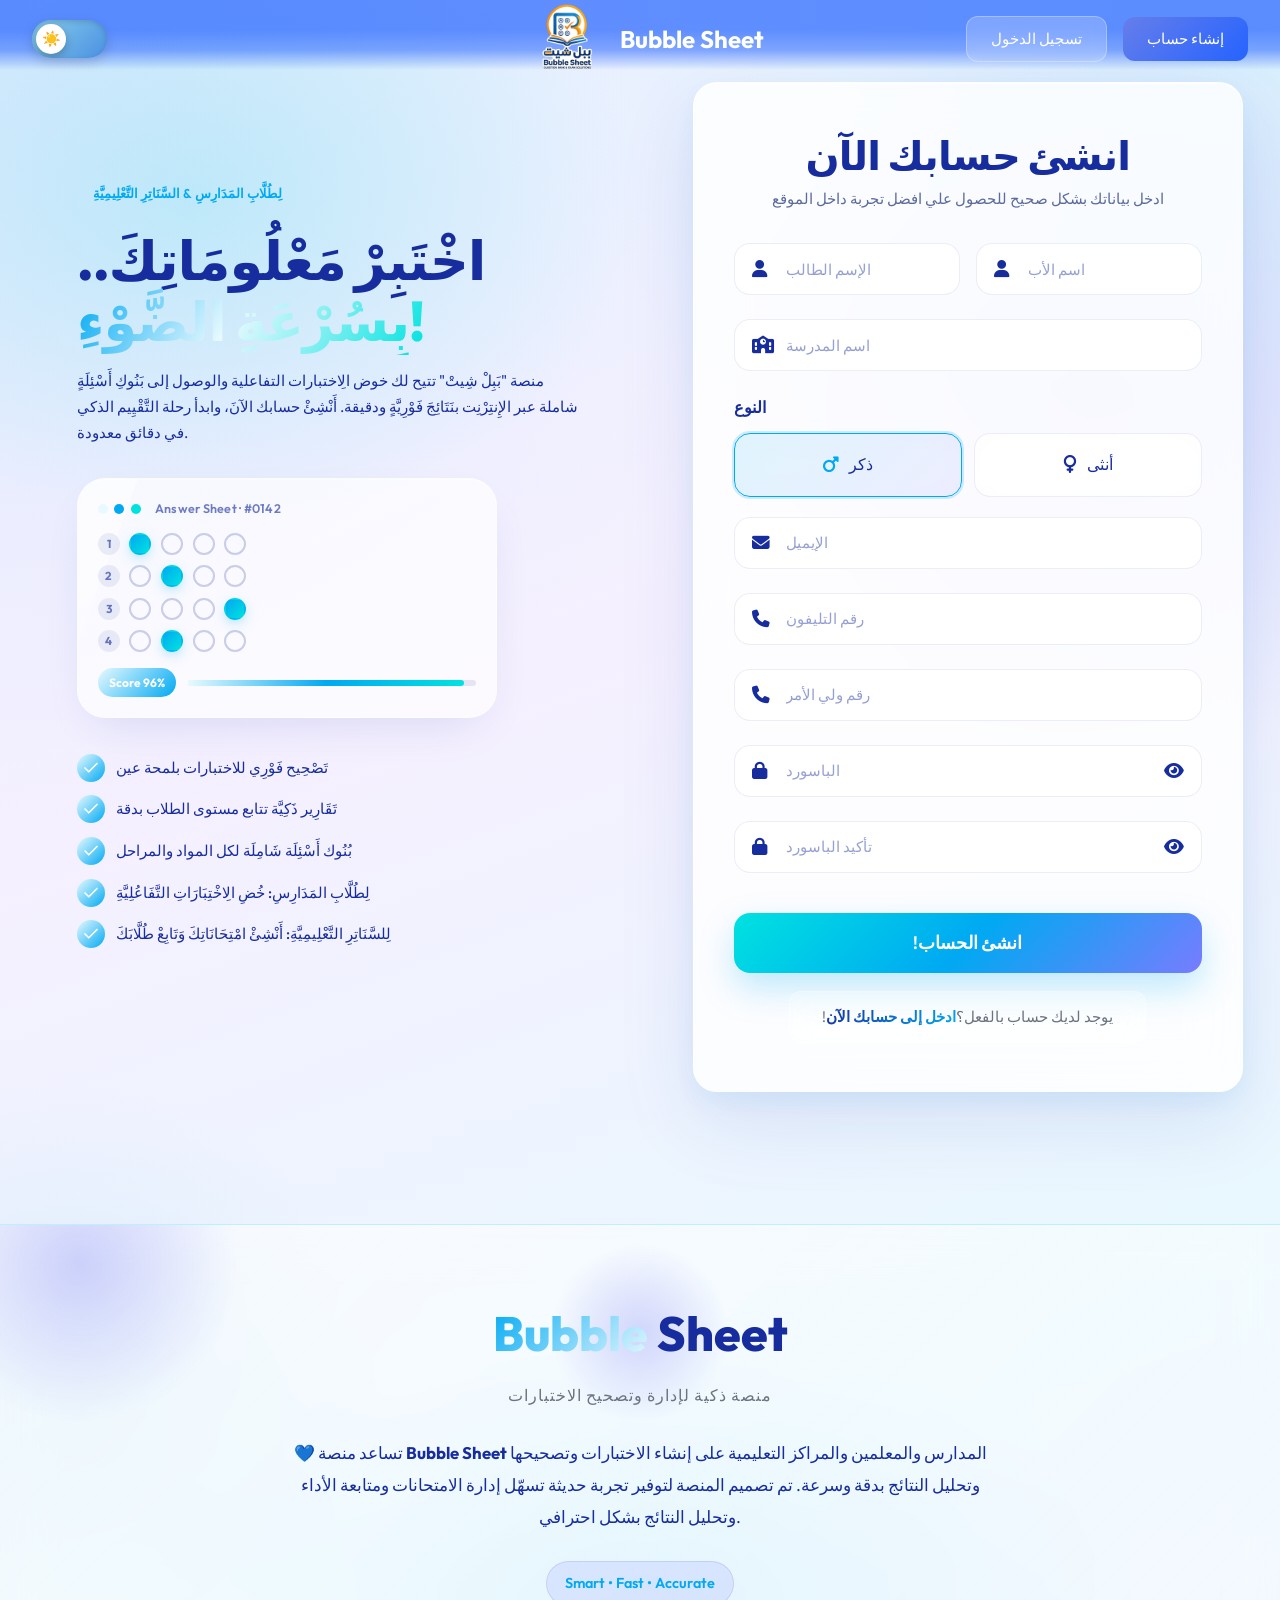
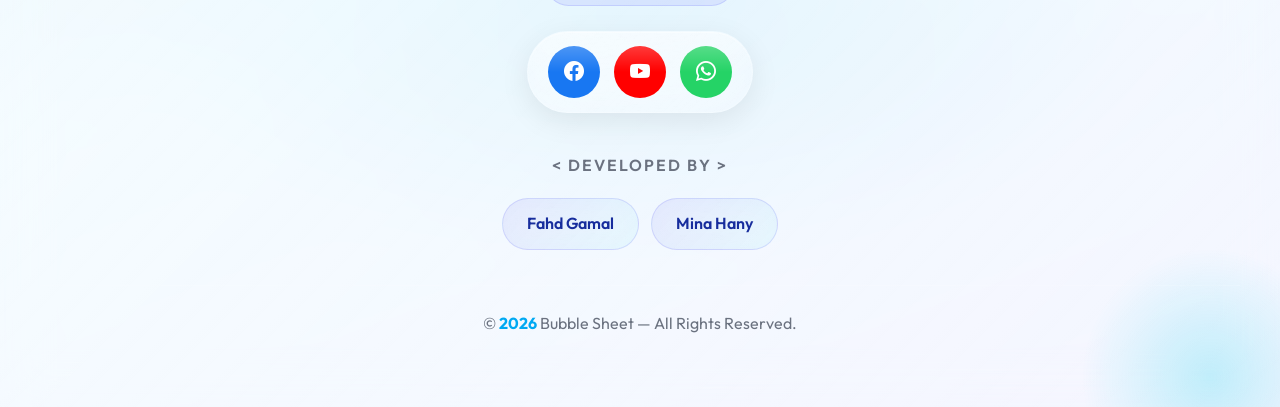
<file: register.html>
<!DOCTYPE html>
<html lang="ar" data-theme="light">

<head>
    <meta charset="UTF-8" />
    <meta name="viewport" content="width=device-width, initial-scale=1, viewport-fit=cover" />
    <title>Register</title>
    <meta name="description"
        content="Create your free Bubble Sheet account and start building, grading and tracking exams in minutes." />
    <!-- Bootstrap 5.3 -->
    <link href="https://cdnjs.cloudflare.com/ajax/libs/bootstrap/5.3.0/css/bootstrap.min.css" rel="stylesheet">
    <link href="https://cdnjs.cloudflare.com/ajax/libs/font-awesome/6.4.0/css/all.min.css" rel="stylesheet">
    <link href="https://cdn.jsdelivr.net/npm/bootstrap@5.3.3/dist/css/bootstrap.min.css" rel="stylesheet">
    <!--for footer -->
    <link href="https://fonts.googleapis.com/css2?family=Outfit:wght@300;400;500;600;700;800&display=swap"
        rel="stylesheet">
    <link href="https://cdn.jsdelivr.net/npm/bootstrap-icons@1.11.3/font/bootstrap-icons.css" rel="stylesheet">


    <!-- Fonts -->
    <link rel="preconnect" href="https://fonts.googleapis.com">
    <link rel="preconnect" href="https://fonts.gstatic.com" crossorigin>
    <link
        href="https://fonts.googleapis.com/css2?family=Outfit:wght@400;500;600;700;800&family=Plus+Jakarta+Sans:wght@400;500;600;700&display=swap"
        rel="stylesheet">
    
    <link rel="stylesheet" href="CSS/nav.css">
    <link rel="stylesheet" href="CSS/register.css">
    <link rel="stylesheet" href="CSS/footer.css">
</head>

<body>
    <!-- Navbar -->
    <nav class="glass-navbar">
        <div class="navbar-container">
            <!-- Logo/Brand (Center) -->
            <a href="home.html" class="navbar-brand">
                <div class="brand-logo">
                    <!-- <i class="fas fa-gem"></i> -->
                    <img src="IMG/logo.png" alt="Logo" class="logo-text-wrapper">
                </div>
                <span class="logo-svg">Bubble Sheet</span>
            </a>

            <!-- Theme Toggle -->
            <div class="nav-right">
                <label class="theme-switch">
                    <input type="checkbox" id="input">
                    <span class="toggle-track">
                        <span class="toggle-thumb"></span>
                    </span>
                </label>
            </div>

            <!-- Desktop Buttons -->
            <div class="navbar-buttons">
                <a href="login.html" class="glass-btn">تسجيل الدخول</a>
                <a href="register.html" class="glass-btn btn-register">إنشاء حساب</a>
            </div>

            <!-- Hamburger Menu -->
            <div class="hamburger" onclick="toggleMenu()">
                <span></span>
                <span></span>
                <span></span>
            </div>
        </div>
    </nav>
    <!-- Mobile Menu Overlay -->
    <div class="menu-overlay" id="menuOverlay" onclick="closeMenu()"></div>

    <!-- Mobile Menu -->
    <div class="mobile-menu" id="mobileMenu">
        <div class="mobile-menu-items">
            <a href="login.html" class="glass-btn" onclick="closeMenu()">تسجيل الدخول</a>
            <a href="register.html" class="glass-btn btn-register" onclick="closeMenu()">إنشاء حساب</a>
        </div>
    </div>
    <!-- finish navbar -->
    <!-- ============ MAIN SPLIT LAYOUT ============ -->
    <main>
        <div class="split-shell">

            <!-- LEFT: HERO -->
            <section class="hero-pane" aria-label="About Bubble Sheet">
                <div class="hero-blobs" aria-hidden="true">
                    <span class="blob blob-1"></span>
                    <span class="blob blob-2"></span>
                    <span class="blob blob-3"></span>
                </div>
                <div class="hero-particles" id="heroParticles" aria-hidden="true"></div>

                <div class="hero-content" data-anim="fade-up">
                    <span class="eyebrow glass-chip">لِطُلَّابِ المَدَارِسِ &amp; السَّنَاتِرِ التَّعْلِيمِيَّةِ</span>
                    <h1 class="hero-title">
                        اخْتَبِرْ مَعْلُومَاتِكَ..
                        <span class="text-gradient">بِسُرْعَةِ الضَّوْءِ!</span>
                    </h1>
                    <p class="hero-subtitle">
                        منصة "بَبِلْ شِيتْ" تتيح لك خوض الِاختبارات التفاعلية والوصول إلى بَنُوكِ أَسْئِلَةٍ شاملة عبر الإِنتِرْنِت
                        بنَتَائِجَ
                        فَوْرِيَّةٍ ودقيقة. أَنْشِئْ حسابك الآنَ، وابدأ رحلة التَّقْيِيم الذكي في دقائق معدودة.
                    </p>

                    <!-- Illustration -->
                    <div class="hero-illustration glass-surface" data-anim="float-card" aria-hidden="true">
                        <div class="sheet-card">
                            <div class="sheet-header">
                                <span class="sheet-dot"></span>
                                <span class="sheet-dot"></span>
                                <span class="sheet-dot"></span>
                                <span class="sheet-title">Answer Sheet · #0142</span>
                            </div>
                            <div class="sheet-rows">
                                <div class="sheet-row" data-row="1">
                                    <span class="row-index">1</span>
                                    <span class="bubble-opt filled"></span>
                                    <span class="bubble-opt"></span>
                                    <span class="bubble-opt"></span>
                                    <span class="bubble-opt"></span>
                                </div>
                                <div class="sheet-row" data-row="2">
                                    <span class="row-index">2</span>
                                    <span class="bubble-opt"></span>
                                    <span class="bubble-opt filled"></span>
                                    <span class="bubble-opt"></span>
                                    <span class="bubble-opt"></span>
                                </div>
                                <div class="sheet-row" data-row="3">
                                    <span class="row-index">3</span>
                                    <span class="bubble-opt"></span>
                                    <span class="bubble-opt"></span>
                                    <span class="bubble-opt"></span>
                                    <span class="bubble-opt filled"></span>
                                </div>
                                <div class="sheet-row" data-row="4">
                                    <span class="row-index">4</span>
                                    <span class="bubble-opt"></span>
                                    <span class="bubble-opt filled"></span>
                                    <span class="bubble-opt"></span>
                                    <span class="bubble-opt"></span>
                                </div>
                            </div>
                            <div class="sheet-footer">
                                <span class="score-badge">Score 96%</span>
                                <span class="sheet-progress"><span class="sheet-progress-fill"></span></span>
                            </div>
                        </div>
                    </div>

                    <ul class="hero-features list-unstyled">
                        <li data-anim="reveal">
                            <span class="feature-icon"><svg width="18" height="18" viewBox="0 0 24 24" fill="none" stroke="currentColor"
                                    stroke-width="2.2" stroke-linecap="round" stroke-linejoin="round" aria-hidden="true">
                                    <path d="M20 6L9 17l-5-5" />
                                </svg></span>
                            ​تَصْحِيح فَوْرِي للاختبارات بلمحة عين
                        </li>
                        <li data-anim="reveal">
                            <span class="feature-icon"><svg width="18" height="18" viewBox="0 0 24 24" fill="none" stroke="currentColor"
                                    stroke-width="2.2" stroke-linecap="round" stroke-linejoin="round" aria-hidden="true">
                                    <path d="M20 6L9 17l-5-5" />
                                </svg></span>
                            ​تَقَارِير ذَكِيَّة تتابع مستوى الطلاب بدقة
                        </li>
                        <li data-anim="reveal">
                            <span class="feature-icon"><svg width="18" height="18" viewBox="0 0 24 24" fill="none" stroke="currentColor"
                                    stroke-width="2.2" stroke-linecap="round" stroke-linejoin="round" aria-hidden="true">
                                    <path d="M20 6L9 17l-5-5" />
                                </svg></span>
                            ​بُنُوك أَسْئِلَة شَامِلَة لكل المواد والمراحل
                        </li>
                        <li data-anim="reveal">
                            <span class="feature-icon"><svg width="18" height="18" viewBox="0 0 24 24" fill="none" stroke="currentColor"
                                    stroke-width="2.2" stroke-linecap="round" stroke-linejoin="round" aria-hidden="true">
                                    <path d="M20 6L9 17l-5-5" />
                                </svg></span>
                            ​​لِطُلَّابِ المَدَارِسِ: خُضِ الِاخْتِبَارَاتِ التَّفَاعُلِيَّةِ 
                        </li>
                        <li data-anim="reveal">
                            <span class="feature-icon"><svg width="18" height="18" viewBox="0 0 24 24" fill="none" stroke="currentColor"
                                    stroke-width="2.2" stroke-linecap="round" stroke-linejoin="round" aria-hidden="true">
                                    <path d="M20 6L9 17l-5-5" />
                                </svg></span>
                            ​لِلسَّنَاتِرِ التَّعْلِيمِيَّةِ: أَنْشِئْ امْتِحَانَاتِكَ وَتَابِعْ طُلَّابَكَ
                        </li>
                    </ul>
                </div>
            </section>

            <!-- RIGHT: REGISTER FORM -->
            <!-- main -->
            <div class="animated-bg"></div>

            <div class="register-container">
                <div class="glass-card">
                    <h2>انشئ حسابك الآن</h2>
                    <p class="subtitle">ادخل بياناتك بشكل صحيح للحصول علي افضل تجربة داخل الموقع</p>

                    <form id="registerForm" novalidate>
                        <div class="name-row">
                            <div class="form-group">
                                <i class="fas fa-user input-icon"></i>
                                <input type="text" class="form-control" id="firstName" placeholder="الإسم الطالب"
                                    required>
                                <div class="error-message">مطلوب اسم الطالب</div>
                            </div>

                            <div class="form-group">
                                <i class="fas fa-user input-icon"></i>
                                <input type="text" class="form-control" id="lastName" placeholder="اسم الأب" required>
                                <div class="error-message">مطلوب اسم ولي الأمر</div>
                            </div>
                        </div>
                        <div class="form-group">
                            <i class="fas fa-school input-icon"></i>
                            <input type="text" class="form-control" id="school" placeholder="اسم المدرسة" required>
                            <div class="error-message">مطلوب اسم المدرسة</div>
                        </div>
                        <div class="form-group gender-group">
                            <label class="gender-title">النوع</label>
                        
                            <div class="gender-options">
                                <label class="gender-card">
                                    <input type="radio" name="gender" value="true" checked>
                                    <span class="gender-icon">
                                        <i class="fas fa-mars"></i>
                                    </span>
                                    <span>ذكر</span>
                                </label>
                        
                                <label class="gender-card">
                                    <input type="radio" name="gender" value="false">
                                    <span class="gender-icon">
                                        <i class="fas fa-venus"></i>
                                    </span>
                                    <span>أنثى</span>
                                </label>
                            </div>
                        </div>
                        <div class="form-group">
                            <i class="fas fa-envelope input-icon"></i>
                            <input type="email" class="form-control" id="email" placeholder="الإيميل" required>
                            <div class="error-message">يرجى إدخال إيميل صالح</div>
                        </div>

                        <div class="form-group">
                            <i class="fas fa-phone input-icon"></i>
                            <input type="tel" class="form-control" id="phone" placeholder="رقم التليفون" required>
                            <div class="error-message">مطلوب رقم تليفون الطالب</div>
                        </div>
                        <div class="form-group">
                            <i class="fas fa-phone input-icon"></i>
                            <input type="tel" class="form-control" id="fatherphone" placeholder="رقم ولي الأمر"
                                required>
                            <div class="error-message">مطلوب رقم تليفون ولي الأمر</div>
                        </div>

                        <div class="form-group">
                            <i class="fas fa-lock input-icon"></i>
                            <input type="password" class="form-control" id="password" placeholder="الباسورد" required>
                            <i class="fas fa-eye password-toggle" id="togglePassword"></i>
                            <div class="error-message">يجب أن تتكون كلمة المرور من 6 أحرف على الأقل</div>
                        </div>

                        <div class="form-group">
                            <i class="fas fa-lock input-icon"></i>
                            <input type="password" class="form-control" id="confirmPassword"
                                placeholder="تأكيد الباسورد" required>
                            <i class="fas fa-eye password-toggle" id="toggleConfirmPassword"></i>
                            <div class="error-message">كلمات المرور غير متطابقة</div>
                        </div>

                        <button type="submit" class="btn-register2">
                            <span>!انشئ الحساب</span>
                        </button>
                    </form>

                    <div class="login-link">
                        <a href="login.html" class="glass-link"> !يوجد لديك حساب بالفعل؟<strong>ادخل إلى حسابك الآن
                            </strong></a>
                    </div>
                </div>
            </div>
    </main>
    <footer class="main-footer">

        <div class="footer-logo">
            <span>Bubble</span> Sheet
        </div>

        <div class="footer-subtitle">
            منصة ذكية لإدارة وتصحيح الاختبارات
        </div>

        <div class="footer-description">
            💙 تساعد منصة <strong>Bubble Sheet</strong> المدارس والمعلمين والمراكز التعليمية
            على إنشاء الاختبارات وتصحيحها وتحليل النتائج بدقة وسرعة.
            تم تصميم المنصة لتوفير تجربة حديثة تسهّل إدارة الامتحانات
            ومتابعة الأداء وتحليل النتائج بشكل احترافي.
        </div>

        <div class="footer-badge">
            Smart • Fast • Accurate
        </div>

        <br>

        <div class="social-glass">

            <a href="https://www.facebook.com/profile.php?id=61590523994765" class="facebook">
                <i class="bi bi-facebook"></i>
            </a>

            <a href="#" class="youtube">
                <i class="bi bi-youtube"></i>
            </a>

            <a href="http://wa.me/+201033878808" class="whatsapp">
                <i class="bi bi-whatsapp"></i>
            </a>

        </div>

        <div class="footer-dev-title">
            &lt; DEVELOPED BY &gt;
        </div>

        <div class="developers">
            <a href="https://www.facebook.com/share/1HFecNkbx6/">Fahd Gamal</a>
            <a href="https://www.facebook.com/share/1FLw3LeiFA/">Mina Hany</a>
        </div>

        <div class="footer-bottom">
            © <span class="copyright">2026</span>
            Bubble Sheet — All Rights Reserved.
        </div>

    </footer>
    <script src="https://cdn.jsdelivr.net/npm/bootstrap@5.3.3/dist/js/bootstrap.bundle.min.js"></script>
    <script src="JS/register.js"></script>
    <script src="JS/nav.js"></script>
</body>

</html>
</file>
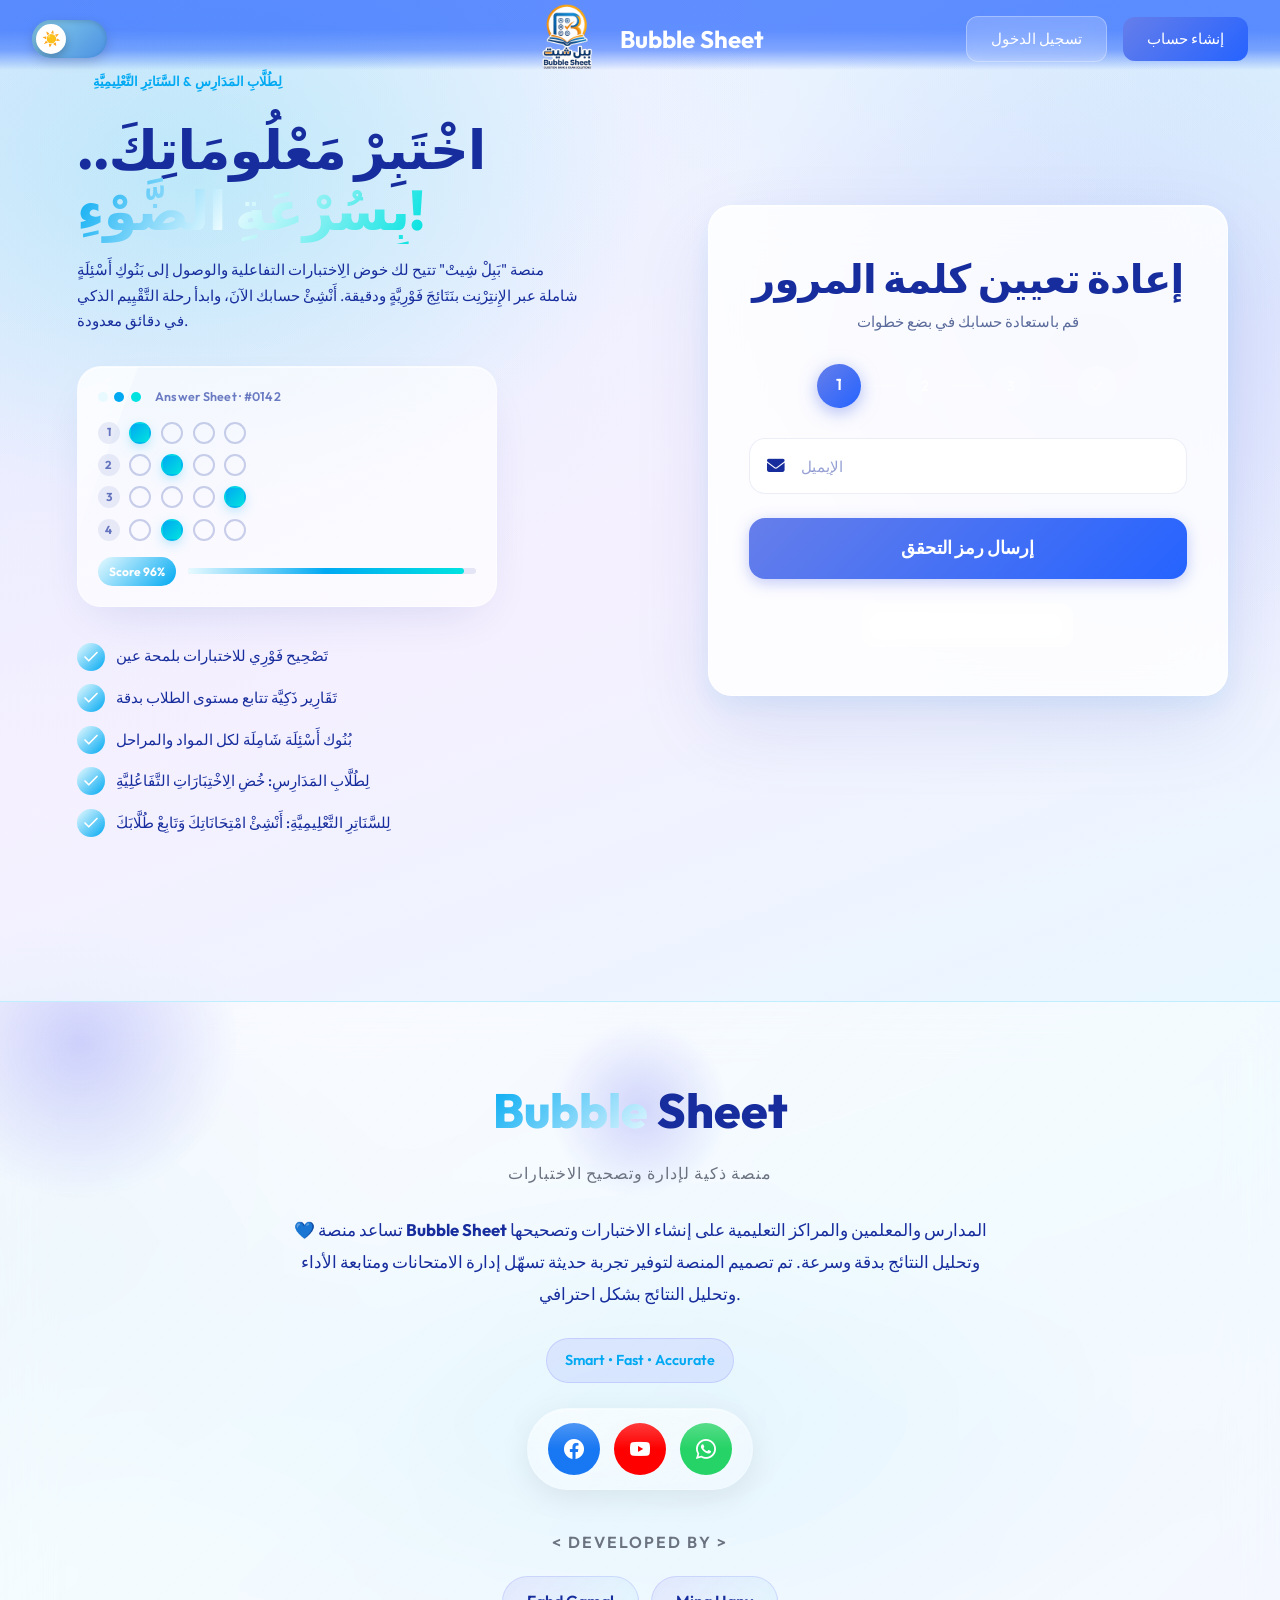
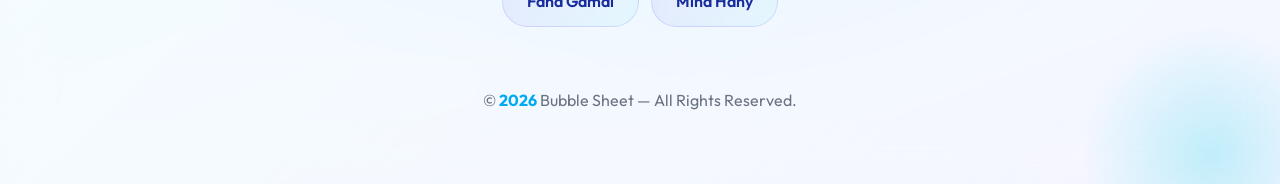
<file: resetPassword.html>
<!DOCTYPE html>
<html lang="ar" data-theme="light">

<head>
    <meta charset="UTF-8" />
    <meta name="viewport" content="width=device-width, initial-scale=1, viewport-fit=cover" />
    <title>ResetPassword</title>
    <meta name="description"
        content="Create your free Bubble Sheet account and start building, grading and tracking exams in minutes." />
    <!-- Bootstrap 5.3 -->
    <link href="https://cdnjs.cloudflare.com/ajax/libs/bootstrap/5.3.0/css/bootstrap.min.css" rel="stylesheet">
    <link href="https://cdnjs.cloudflare.com/ajax/libs/font-awesome/6.4.0/css/all.min.css" rel="stylesheet">
    <link href="https://cdn.jsdelivr.net/npm/bootstrap@5.3.3/dist/css/bootstrap.min.css" rel="stylesheet">
    <!--for footer -->
    <link href="https://fonts.googleapis.com/css2?family=Outfit:wght@300;400;500;600;700;800&display=swap"
        rel="stylesheet">
    <link href="https://cdn.jsdelivr.net/npm/bootstrap-icons@1.11.3/font/bootstrap-icons.css" rel="stylesheet">


    <!-- Fonts -->
    <link rel="preconnect" href="https://fonts.googleapis.com">
    <link rel="preconnect" href="https://fonts.gstatic.com" crossorigin>
    <link
        href="https://fonts.googleapis.com/css2?family=Outfit:wght@400;500;600;700;800&family=Plus+Jakarta+Sans:wght@400;500;600;700&display=swap"
        rel="stylesheet">
    <link rel="stylesheet" href="CSS/login.css">
    <link rel="stylesheet" href="CSS/resetPassword.css">
    <link rel="stylesheet" href="CSS/nav.css">
    <link rel="stylesheet" href="CSS/footer.css">
</head>

<body>
    <!-- Navbar -->
    <nav class="glass-navbar">
        <div class="navbar-container">
            <!-- Logo/Brand (Center) -->
            <a href="home.html" class="navbar-brand">
                <div class="brand-logo">
                    <!-- <i class="fas fa-gem"></i> -->
                    <img src="IMG/logo.png" alt="Logo" class="logo-text-wrapper">
                </div>
                <span class="logo-svg">Bubble Sheet</span>
            </a>

            <!-- Theme Toggle -->
            <div class="nav-right">
                <label class="theme-switch">
                    <input type="checkbox" id="input">
                    <span class="toggle-track">
                        <span class="toggle-thumb"></span>
                    </span>
                </label>
            </div>

            <!-- Desktop Buttons -->
            <div class="navbar-buttons">
                <a href="login.html" class="glass-btn">تسجيل الدخول</a>
                <a href="register.html" class="glass-btn btn-register">إنشاء حساب</a>
            </div>

            <!-- Hamburger Menu -->
            <div class="hamburger" onclick="toggleMenu()">
                <span></span>
                <span></span>
                <span></span>
            </div>
        </div>
    </nav>
    <!-- Mobile Menu Overlay -->
    <div class="menu-overlay" id="menuOverlay" onclick="closeMenu()"></div>

    <!-- Mobile Menu -->
    <div class="mobile-menu" id="mobileMenu">
        <div class="mobile-menu-items">
            <a href="login.html" class="glass-btn" onclick="closeMenu()">تسجيل الدخول</a>
            <a href="register.html" class="glass-btn btn-register" onclick="closeMenu()">إنشاء حساب</a>
        </div>
    </div>
    <!-- finish navbar -->
    <!-- ============ MAIN SPLIT LAYOUT ============ -->
    <main>
        <div class="split-shell">

            <!-- LEFT: HERO -->
            <section class="hero-pane" aria-label="About Bubble Sheet">
                <div class="hero-blobs" aria-hidden="true">
                    <span class="blob blob-1"></span>
                    <span class="blob blob-2"></span>
                    <span class="blob blob-3"></span>
                </div>
                <div class="hero-particles" id="heroParticles" aria-hidden="true"></div>

                <div class="hero-content" data-anim="fade-up">
                    <span class="eyebrow glass-chip">لِطُلَّابِ المَدَارِسِ &amp; السَّنَاتِرِ التَّعْلِيمِيَّةِ</span>
                    <h1 class="hero-title">
                        اخْتَبِرْ مَعْلُومَاتِكَ..
                        <span class="text-gradient">بِسُرْعَةِ الضَّوْءِ!</span>
                    </h1>
                    <p class="hero-subtitle">
                        منصة "بَبِلْ شِيتْ" تتيح لك خوض الِاختبارات التفاعلية والوصول إلى بَنُوكِ أَسْئِلَةٍ شاملة عبر الإِنتِرْنِت
                        بنَتَائِجَ
                        فَوْرِيَّةٍ ودقيقة. أَنْشِئْ حسابك الآنَ، وابدأ رحلة التَّقْيِيم الذكي في دقائق معدودة.
                    </p>

                    <!-- Illustration -->
                    <div class="hero-illustration glass-surface" data-anim="float-card" aria-hidden="true">
                        <div class="sheet-card">
                            <div class="sheet-header">
                                <span class="sheet-dot"></span>
                                <span class="sheet-dot"></span>
                                <span class="sheet-dot"></span>
                                <span class="sheet-title">Answer Sheet · #0142</span>
                            </div>
                            <div class="sheet-rows">
                                <div class="sheet-row" data-row="1">
                                    <span class="row-index">1</span>
                                    <span class="bubble-opt filled"></span>
                                    <span class="bubble-opt"></span>
                                    <span class="bubble-opt"></span>
                                    <span class="bubble-opt"></span>
                                </div>
                                <div class="sheet-row" data-row="2">
                                    <span class="row-index">2</span>
                                    <span class="bubble-opt"></span>
                                    <span class="bubble-opt filled"></span>
                                    <span class="bubble-opt"></span>
                                    <span class="bubble-opt"></span>
                                </div>
                                <div class="sheet-row" data-row="3">
                                    <span class="row-index">3</span>
                                    <span class="bubble-opt"></span>
                                    <span class="bubble-opt"></span>
                                    <span class="bubble-opt"></span>
                                    <span class="bubble-opt filled"></span>
                                </div>
                                <div class="sheet-row" data-row="4">
                                    <span class="row-index">4</span>
                                    <span class="bubble-opt"></span>
                                    <span class="bubble-opt filled"></span>
                                    <span class="bubble-opt"></span>
                                    <span class="bubble-opt"></span>
                                </div>
                            </div>
                            <div class="sheet-footer">
                                <span class="score-badge">Score 96%</span>
                                <span class="sheet-progress"><span class="sheet-progress-fill"></span></span>
                            </div>
                        </div>
                    </div>

                    <ul class="hero-features list-unstyled">
                        <li data-anim="reveal">
                            <span class="feature-icon"><svg width="18" height="18" viewBox="0 0 24 24" fill="none" stroke="currentColor"
                                    stroke-width="2.2" stroke-linecap="round" stroke-linejoin="round" aria-hidden="true">
                                    <path d="M20 6L9 17l-5-5" />
                                </svg></span>
                            ​تَصْحِيح فَوْرِي للاختبارات بلمحة عين
                        </li>
                        <li data-anim="reveal">
                            <span class="feature-icon"><svg width="18" height="18" viewBox="0 0 24 24" fill="none" stroke="currentColor"
                                    stroke-width="2.2" stroke-linecap="round" stroke-linejoin="round" aria-hidden="true">
                                    <path d="M20 6L9 17l-5-5" />
                                </svg></span>
                            ​تَقَارِير ذَكِيَّة تتابع مستوى الطلاب بدقة
                        </li>
                        <li data-anim="reveal">
                            <span class="feature-icon"><svg width="18" height="18" viewBox="0 0 24 24" fill="none" stroke="currentColor"
                                    stroke-width="2.2" stroke-linecap="round" stroke-linejoin="round" aria-hidden="true">
                                    <path d="M20 6L9 17l-5-5" />
                                </svg></span>
                            ​بُنُوك أَسْئِلَة شَامِلَة لكل المواد والمراحل
                        </li>
                        <li data-anim="reveal">
                            <span class="feature-icon"><svg width="18" height="18" viewBox="0 0 24 24" fill="none" stroke="currentColor"
                                    stroke-width="2.2" stroke-linecap="round" stroke-linejoin="round" aria-hidden="true">
                                    <path d="M20 6L9 17l-5-5" />
                                </svg></span>
                            ​​لِطُلَّابِ المَدَارِسِ: خُضِ الِاخْتِبَارَاتِ التَّفَاعُلِيَّةِ
                        </li>
                        <li data-anim="reveal">
                            <span class="feature-icon"><svg width="18" height="18" viewBox="0 0 24 24" fill="none" stroke="currentColor"
                                    stroke-width="2.2" stroke-linecap="round" stroke-linejoin="round" aria-hidden="true">
                                    <path d="M20 6L9 17l-5-5" />
                                </svg></span>
                            ​لِلسَّنَاتِرِ التَّعْلِيمِيَّةِ: أَنْشِئْ امْتِحَانَاتِكَ وَتَابِعْ طُلَّابَكَ
                        </li>
                    </ul>
                </div>
            </section>

            <!-- RIGHT: REGISTER FORM -->
            <!-- main -->
            <div class="animated-bg"></div>
            <div class="reset-container">
                <div class="glass-card">
                    <h2>إعادة تعيين كلمة المرور</h2>
                    <p class="subtitle">قم باستعادة حسابك في بضع خطوات</p>
                    <!-- Step Indicator -->
                    <div class="step-indicator">
                        <div class="step active" id="step1">1</div>
                        <div class="step-line" id="line1"></div>
                        <div class="step" id="step2">2</div>
                        <div class="step-line" id="line2"></div>
                        <div class="step" id="step3">3</div>
                        <div class="step-line" id="line3"></div>
                        <div class="step" id="step4">✓</div>
                    </div>
                    <!-- Step 1: Enter Email -->
                    <div class="form-step active" id="emailStep">
                        <form id="emailForm" novalidate>
                            <div class="form-group">
                                <i class="fas fa-envelope input-icon"></i>
                                <input type="email" class="form-control" id="resetEmail" placeholder="الإيميل" required>
                                <div class="error-message">يرجى إدخال إيميل صالح</div>
                            </div>
                            <button type="submit" class="btn-submit">
                                <span>إرسال رمز التحقق</span>
                            </button>
                        </form>
                        <div class="back-link">
                            <a href="login.html" class="glass-link"><i class="fas fa-arrow-left"></i> العودة إلى تسجيل الدخول</a>
                        </div>
                    </div>
                    <!-- Step 2: Enter OTP -->
                    <div class="form-step" id="otpStep">
                        <div class="message-success" id="otpSentMessage" style="display: none;">
                            <i class="fas fa-check-circle"></i> تم إرسال رمز التحقق إلى بريدك الإلكتروني
                        </div>
                        <div class="message-error" id="otpErrorMessage" style="display: none;">
                            <i class="fas fa-times-circle"></i> رمز التحقق غير صالح. يرجى المحاولة مرة أخرى
                        </div>
                        <p style="color: rgba(255, 255, 255, 0.9); text-align: center; margin-bottom: 1.5rem; font-size: 0.9rem;">
                        أدخل الرمز المكون من 6 أرقام المرسل إلى بريدك الإلكتروني
                        </p>
                        <form id="otpForm" novalidate>
                            <div class="otp-container">
                                <input type="text" class="otp-input" maxlength="1" data-index="0" autocomplete="off">
                                <input type="text" class="otp-input" maxlength="1" data-index="1" autocomplete="off">
                                <input type="text" class="otp-input" maxlength="1" data-index="2" autocomplete="off">
                                <input type="text" class="otp-input" maxlength="1" data-index="3" autocomplete="off">
                                <input type="text" class="otp-input" maxlength="1" data-index="4" autocomplete="off">
                                <input type="text" class="otp-input" maxlength="1" data-index="5" autocomplete="off">
                            </div>
                            <button type="submit" class="btn-submit">
                                <span>التحقق من الرمز</span>
                            </button>
                        </form>
                        <div class="back-link">
                            <a href="login.html" class="glass-link"><i class="fas fa-arrow-left"></i> العودة إلى تسجيل الدخول</a>
                        </div>
                    </div>
                    <!-- Step 3: Set New Password -->
                    <div class="form-step" id="passwordStep">
                        <form id="passwordForm" novalidate>
                            <div class="form-group">
                                <i class="fas fa-lock input-icon"></i>
                                <input type="password" class="form-control" id="newPassword" placeholder="كلمة المرور الجديدة" required>
                                <i class="fas fa-eye password-toggle" id="toggleNewPassword"></i>
                                <div class="error-message">يجب أن تتكون كلمة المرور من 6 أحرف على الأقل</div>
                            </div>
                            <div class="form-group">
                                <i class="fas fa-lock input-icon"></i>
                                <input type="password" class="form-control" id="confirmNewPassword" placeholder="تأكيد كلمة المرور"
                                    required>
                                <i class="fas fa-eye password-toggle" id="toggleConfirmNewPassword"></i>
                                <div class="error-message">كلمتا المرور غير متطابقتين</div>
                            </div>
                            <button type="submit" class="btn-submit">
                                <span>إعادة تعيين كلمة المرور</span>
                            </button>
                        </form>
                        <div class="back-link">
                            <a href="login.html" class="glass-link"><i class="fas fa-arrow-left"></i> العودة إلى تسجيل الدخول</a>
                        </div>
                    </div>
                    <!-- Step 4: Success -->
                    <div class="form-step" id="successStep">
                        <div class="success-icon">
                            <i class="fas fa-check-circle"></i>
                        </div>
                        <div class="message-success">
                            <h4 style="margin-bottom: 0.5rem; font-weight: 600;">! نجاح</h4>
                            <p style="margin: 0;">! تم تغيير كلمة المرور بنجاح</p>
                        </div>
                        <p style="color: rgba(255, 255, 255, 0.9); text-align: center; margin-top: 1rem; font-size: 0.9rem; direction: rtl;">
                            إعادة التوجيه إلى صفحة تسجيل الدخول في <span id="countdown">3</span> ثوانٍ...
                        </p>
                        <div class="back-link">
                            <a href="login.html" class="glass-link">انتقل إلى تسجيل الدخول الآن</a>
                        </div>
                    </div>
                </div>
            </div>
    </main>
    <footer class="main-footer">

        <div class="footer-logo">
            <span>Bubble</span> Sheet
        </div>

        <div class="footer-subtitle">
            منصة ذكية لإدارة وتصحيح الاختبارات
        </div>

        <div class="footer-description">
            💙 تساعد منصة <strong>Bubble Sheet</strong> المدارس والمعلمين والمراكز التعليمية
            على إنشاء الاختبارات وتصحيحها وتحليل النتائج بدقة وسرعة.
            تم تصميم المنصة لتوفير تجربة حديثة تسهّل إدارة الامتحانات
            ومتابعة الأداء وتحليل النتائج بشكل احترافي.
        </div>

        <div class="footer-badge">
            Smart • Fast • Accurate
        </div>

        <br>

        <div class="social-glass">

            <a href="https://www.facebook.com/profile.php?id=61590523994765" class="facebook">
                <i class="bi bi-facebook"></i>
            </a>

            <a href="#" class="youtube">
                <i class="bi bi-youtube"></i>
            </a>

            <a href="http://wa.me/+201033878808" class="whatsapp">
                <i class="bi bi-whatsapp"></i>
            </a>

        </div>

        <div class="footer-dev-title">
            &lt; DEVELOPED BY &gt;
        </div>

        <div class="developers">
            <a href="https://www.facebook.com/share/1HFecNkbx6/">Fahd Gamal</a>
            <a href="https://www.facebook.com/share/1FLw3LeiFA/">Mina Hany</a>
        </div>

        <div class="footer-bottom">
            © <span class="copyright">2026</span>
            Bubble Sheet — All Rights Reserved.
        </div>

    </footer>
    <script src="https://cdn.jsdelivr.net/npm/bootstrap@5.3.3/dist/js/bootstrap.bundle.min.js"></script>
    <script src="JS/login.js"></script>
    <script src="JS/resetPassword.js"></script>
    <script src="JS/nav.js"></script>
</body>

</html>
</file>
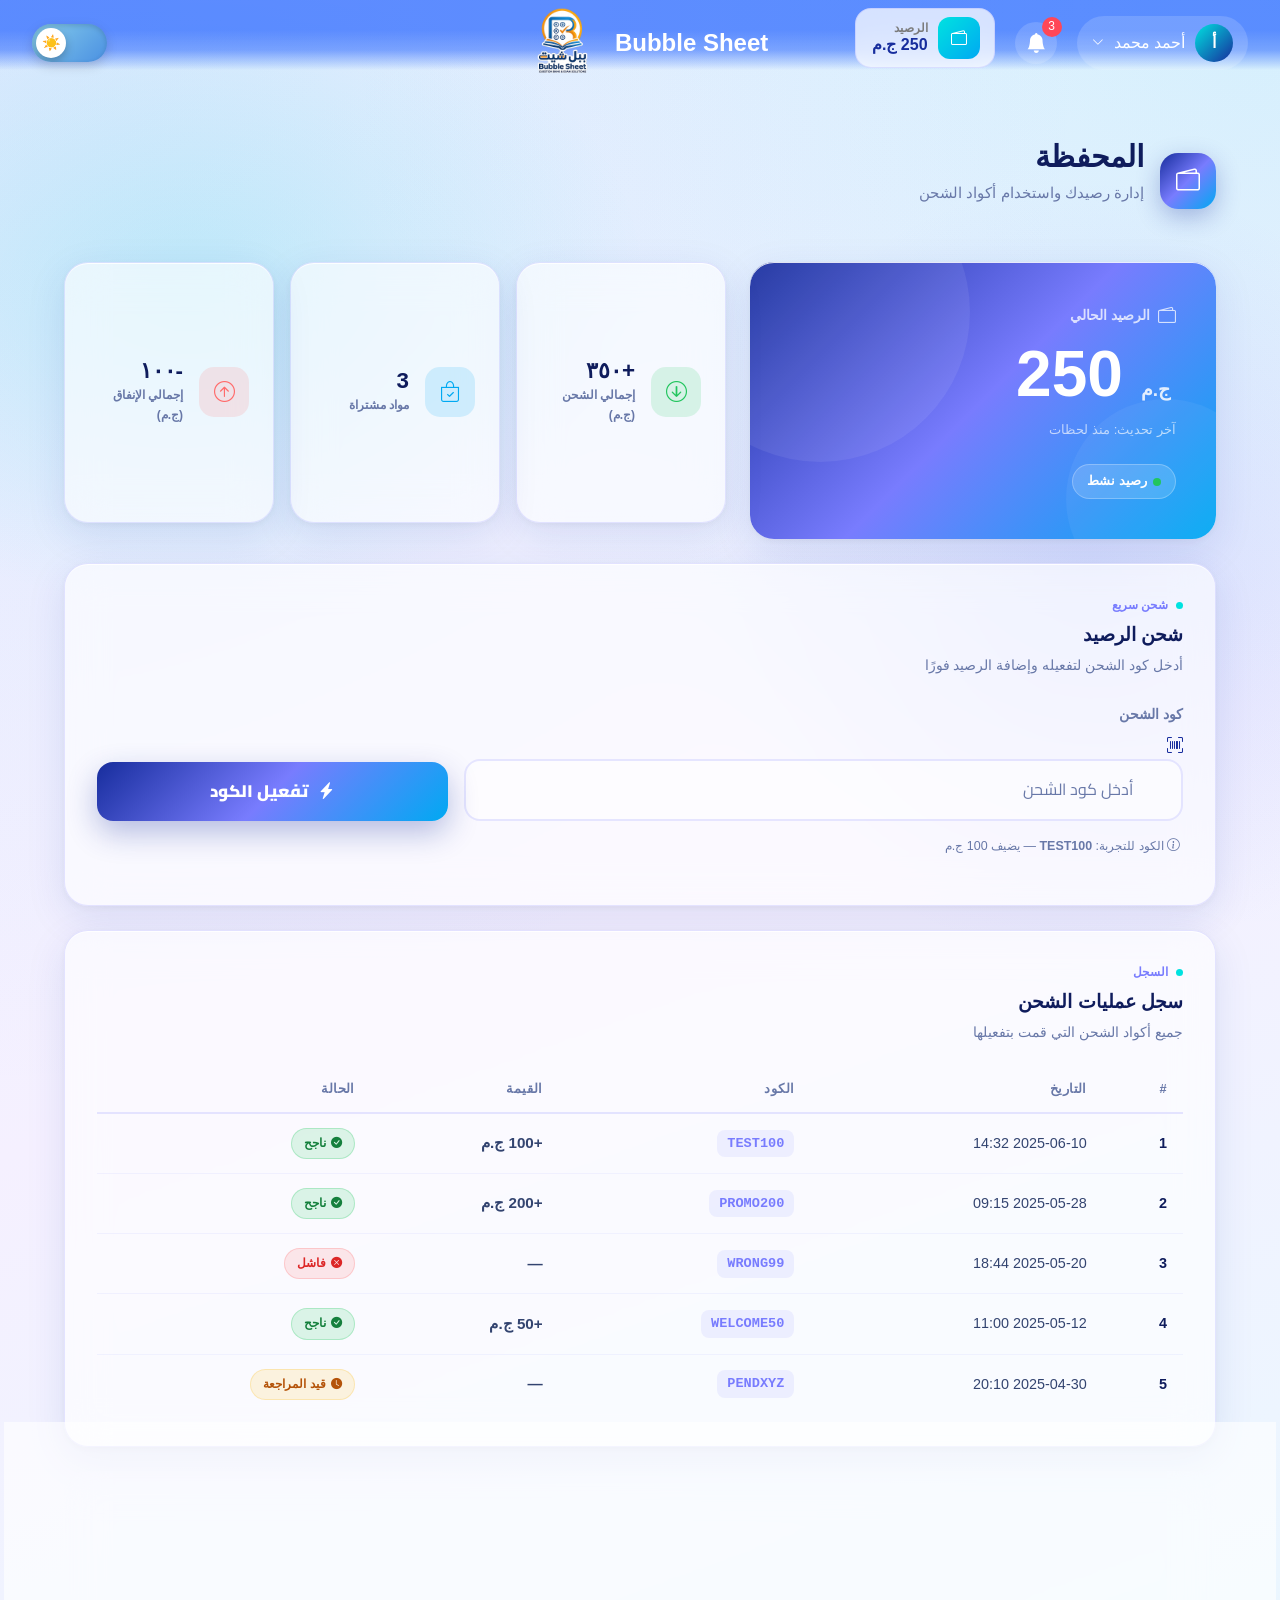
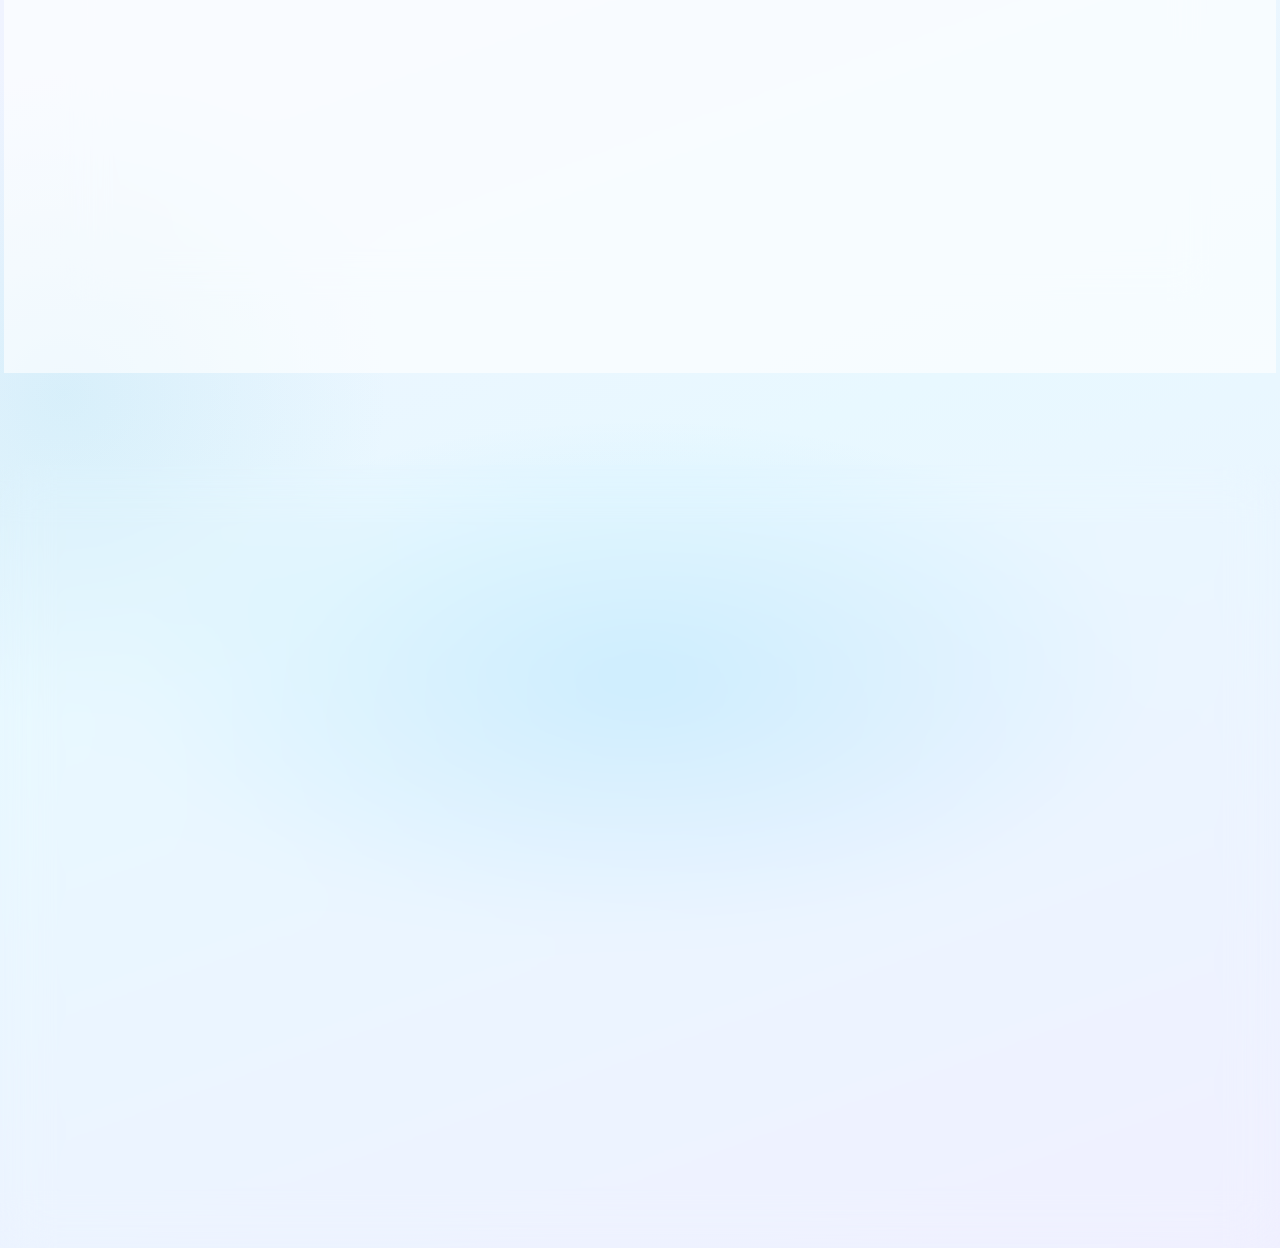
<file: wallet.html>
<!DOCTYPE html>
<html lang="ar" dir="rtl">

<head>
    <meta charset="UTF-8" />
    <meta name="viewport" content="width=device-width, initial-scale=1.0" />
    <title>المحفظة – Bubble Sheet</title>
    <!-- Bootstrap 5 -->
    <link rel="stylesheet" href="https://cdn.jsdelivr.net/npm/bootstrap@5.3.3/dist/css/bootstrap.min.css" />
    <link rel="stylesheet" href="https://cdn.jsdelivr.net/npm/bootstrap-icons@1.11.3/font/bootstrap-icons.min.css" />
    <!-- Google Fonts -->
    <link href="https://fonts.googleapis.com/css2?family=Cairo:wght@400;600;700;900&display=swap" rel="stylesheet" />
    <!-- CSS File -->
    <link rel="stylesheet" href="CSS/wallet.css">
    <link rel="stylesheet" href="CSS/nav.css">
    <link rel="stylesheet" href="CSS/footer.css">
</head>

<body>
    <!-- Navbar -->
    <nav class="glass-navbar">
        <div class="navbar-container" style="direction: ltr;">
            <!-- Logo -->
            <a href="student_dashbord.html" class="navbar-brand">
                <div class="brand-logo">
                    <img src="IMG/logo.png" alt="Logo" class="logo-text-wrapper">
                </div>
                <span class="logo-svg">Bubble Sheet</span>
            </a>
            <!-- Right Side -->
            <!-- Theme-->
            <label class="theme-switch" style="direction: ltr;">
                <input type="checkbox" id="input">
                <span class="toggle-track">
                    <span class="toggle-thumb"></span>
                </span>
            </label>
            <div class="nav-right" style="direction: rtl;">
                <!-- Desktop Student Profile -->
                <div class="student-dropdown">
                    <button class="student-profile" onclick="toggleMenu()">
                        <div class="student-avatar-small">
                            أ
                        </div>
                        <span>
                            أحمد محمد
                        </span>
                        <i class="bi bi-chevron-down"></i>
                    </button>
                </div>
                <!-- Notifications -->
                <div class="notification-wrapper">
                    <div class="notification-box" onclick="toggleNotifications(event)">
                        <i class="bi bi-bell-fill"></i>
                        <span>3</span>
                    </div>
                    <div class="notification-dropdown" id="notificationDropdown">
                        <div class="notification-title">
                            الإشعارات
                        </div>
                        <a href="#" class="notification-item">
                            <i class="bi bi-check-circle-fill"></i>
                            تم تصحيح اختبار الرياضيات
                        </a>
                        <a href="#" class="notification-item">
                            <i class="bi bi-award-fill"></i>
                            حصلت على شارة جديدة
                        </a>
                        <a href="#" class="notification-item">
                            <i class="bi bi-journal-check"></i>
                            تدريب جديد متاح
                        </a>
                    </div>
                </div>
                <a href="wallet.html" style="text-decoration: none;">
                    <div class="student-wallet desktop-wallet">
                        <i class="bi bi-wallet2"></i>

                        <div class="wallet-info">
                            <span class="wallet-label">الرصيد</span>
                            <span class="wallet-balance">
                                <span id="studentBalance">250</span> ج.م
                            </span>
                        </div>
                    </div>
                </a>
            </div>
            <!-- Hamburger -->
            <div class="hamburger" onclick="toggleMenu()">
                <span></span>
                <span></span>
                <span></span>
            </div>
        </div>

    </nav>
    <!-- Overlay -->
    <div class="menu-overlay" id="menuOverlay" onclick="closeMenu()"></div>
    <!-- Mobile Menu -->
    <div class="mobile-menu" id="mobileMenu">
        <div class="student-menu-head">
            <div class="student-avatar">
                أ
            </div>
            <div>
                <h4>أحمد محمد</h4>
                <p>طالب</p>
            </div>
        </div>
        <div class="mobile-menu-items">
            <a href="student_dashbord.html">
                <i class="bi bi-grid-fill"></i>
                لوحة التحكم
            </a>
            <a href="#profile">
                <i class="bi bi-person-fill"></i>
                بياناتي
            </a>
            <a href="wallet.html" style="text-decoration: none;">
                <div class="mobile-wallet">
                    <i class="bi bi-wallet2"></i>
                    <div>
                        <div class="wallet-label">رصيدك الحالي</div>
                        <div class="wallet-balance">
                            <span id="studentBalanceMobile">250</span> ج.م
                        </div>
                    </div>
                </div>
            </a>
            <div class="menu-title">
                المراحل الدراسية
            </div>
            <a href="#">
                <i class="bi bi-book-fill"></i>
                المرحلة الابتدائية
            </a>
            <a href="#">
                <i class="bi bi-mortarboard-fill"></i>
                المرحلة الإعدادية
            </a>
            <a href="#">
                <i class="bi bi-award-fill"></i>
                المرحلة الثانوية
            </a>
            <!-- <a href="#">
            <i class="bi bi-journal-check"></i>
            التدريبات
        </a>
        <a href="#">
            <i class="bi bi-clipboard-check"></i>
            الاختبارات
        </a>    
        <a href="#">
            <i class="bi bi-bar-chart-fill"></i>
            نتائجي
        </a>
        <a href="#">
            <i class="bi bi-gear-fill"></i>
            الإعدادات
        </a> -->
            <a href="home.html" class="logout">
                <i class="bi bi-box-arrow-right"></i>
                تسجيل الخروج
            </a>
        </div>
    </div>
    <!-- finish nav -->
    <!-- =====================================================
        PAGE ROOT
    ====================================================== -->
    <div class="page-root">
        <div class="wallet-main">

            <!-- Page Header -->
            <div class="page-header" data-r="up">
                <div class="page-header-inner">
                    <div class="page-icon-wrap">
                        <i class="bi bi-wallet2"></i>
                    </div>
                    <div class="page-title-text">
                        <h1>المحفظة</h1>
                        <p>إدارة رصيدك واستخدام أكواد الشحن</p>
                    </div>
                </div>
            </div>

            <!-- ① Balance + Quick Stats -->
            <div class="row g-4 mb-4">

                <!-- Balance Hero -->
                <div class="col-lg-5" data-r="up" data-d="d1">
                    <div class="gc balance-card h-100">
                        <div class="balance-label">
                            <i class="bi bi-wallet2"></i>
                            الرصيد الحالي
                        </div>
                        <div class="balance-amount">
                            <small>ج.م</small>
                            <span id="mainBalance">250</span>
                        </div>
                        <div class="balance-meta">آخر تحديث: منذ لحظات</div>
                        <div class="balance-badge">
                            <span class="live-dot"></span>
                            رصيد نشط
                        </div>
                    </div>
                </div>

                <!-- Quick Stats -->
                <div class="col-lg-7" data-r="up" data-d="d2">
                    <div class="row g-3 h-100">
                        <div class="col-sm-4 col-12">
                            <div class="gc quick-stat h-100">
                                <div class="quick-stat-icon qs-green">
                                    <i class="bi bi-arrow-down-circle"></i>
                                </div>
                                <div class="quick-stat-info">
                                    <div class="quick-stat-val" id="totalChargedStat">+350</div>
                                    <div class="quick-stat-lbl">إجمالي الشحن (ج.م)</div>
                                </div>
                            </div>
                        </div>
                        <div class="col-sm-4 col-12">
                            <div class="gc quick-stat h-100">
                                <div class="quick-stat-icon qs-blue">
                                    <i class="bi bi-bag-check"></i>
                                </div>
                                <div class="quick-stat-info">
                                    <div class="quick-stat-val">3</div>
                                    <div class="quick-stat-lbl">مواد مشتراة</div>
                                </div>
                            </div>
                        </div>
                        <div class="col-sm-4 col-12">
                            <div class="gc quick-stat h-100">
                                <div class="quick-stat-icon qs-red">
                                    <i class="bi bi-arrow-up-circle"></i>
                                </div>
                                <div class="quick-stat-info">
                                    <div class="quick-stat-val" id="totalSpentStat">-100</div>
                                    <div class="quick-stat-lbl">إجمالي الإنفاق (ج.م)</div>
                                </div>
                            </div>
                        </div>
                    </div>
                </div>

            </div>

            <!-- ② Charge Card -->
            <div class="row g-4 mb-4">
                <div class="col-12" data-r="up" data-d="d2">
                    <div class="gc charge-card">
                        <div class="sec-hdr">
                            <div class="eyebrow"><span class="dot"></span> شحن سريع</div>
                            <h2>شحن الرصيد</h2>
                            <p>أدخل كود الشحن لتفعيله وإضافة الرصيد فورًا</p>
                        </div>

                        <!-- Alert placeholder -->
                        <div id="chargeAlert" class="mb-3" style="display:none;"></div>

                        <div class="row g-3 align-items-end">
                            <div class="col-md-8">
                                <label class="form-label"
                                    style="font-weight:800; color:var(--text-muted); font-size:.85rem;">كود
                                    الشحن</label>
                                <div class="charge-input-wrap">
                                    <i class="bi bi-upc-scan" style="right:1rem; left:auto;"></i>
                                    <input type="text" class="wallet-input" id="chargeCodeInput"
                                        placeholder="أدخل كود الشحن" maxlength="20" autocomplete="off"
                                        style="padding-right:3rem; padding-left:1rem;" />
                                </div>
                            </div>
                            <div class="col-md-4">
                                <button class="btn-charge" id="chargeBtn" onclick="activateCode()">
                                    <i class="bi bi-lightning-charge-fill"></i>
                                    <span id="chargeBtnText">تفعيل الكود</span>
                                </button>
                            </div>
                        </div>

                        <p style="font-size:.78rem; color:var(--text-muted); margin-top:1rem;">
                            <i class="bi bi-info-circle me-1"></i>
                            الكود للتجربة: <strong>TEST100</strong> — يضيف 100 ج.م
                        </p>
                    </div>
                </div>
            </div>

            <!-- ③ Charge History Table -->
            <div class="row g-4 mb-4">
                <div class="col-12" data-r="up" data-d="d3">
                    <div class="gc table-card">
                        <div class="sec-hdr">
                            <div class="eyebrow"><span class="dot"></span> السجل</div>
                            <h2>سجل عمليات الشحن</h2>
                            <p>جميع أكواد الشحن التي قمت بتفعيلها</p>
                        </div>
                        <div class="table-responsive-gl">
                            <table class="wallet-table" id="chargeTable">
                                <thead>
                                    <tr>
                                        <th>#</th>
                                        <th>التاريخ</th>
                                        <th>الكود</th>
                                        <th>القيمة</th>
                                        <th>الحالة</th>
                                    </tr>
                                </thead>
                                <tbody id="chargeTableBody">
                                    <tr>
                                        <td>1</td>
                                        <td>2025-06-10 14:32</td>
                                        <td><span class="code-cell">TEST100</span></td>
                                        <td class="amount-cell amount-pos">+100 ج.م</td>
                                        <td><span class="badge-status bs-success"><i
                                                    class="bi bi-check-circle-fill"></i> ناجح</span></td>
                                    </tr>
                                    <tr>
                                        <td>2</td>
                                        <td>2025-05-28 09:15</td>
                                        <td><span class="code-cell">PROMO200</span></td>
                                        <td class="amount-cell amount-pos">+200 ج.م</td>
                                        <td><span class="badge-status bs-success"><i
                                                    class="bi bi-check-circle-fill"></i> ناجح</span></td>
                                    </tr>
                                    <tr>
                                        <td>3</td>
                                        <td>2025-05-20 18:44</td>
                                        <td><span class="code-cell">WRONG99</span></td>
                                        <td class="amount-cell">—</td>
                                        <td><span class="badge-status bs-failed"><i class="bi bi-x-circle-fill"></i>
                                                فاشل</span></td>
                                    </tr>
                                    <tr>
                                        <td>4</td>
                                        <td>2025-05-12 11:00</td>
                                        <td><span class="code-cell">WELCOME50</span></td>
                                        <td class="amount-cell amount-pos">+50 ج.م</td>
                                        <td><span class="badge-status bs-success"><i
                                                    class="bi bi-check-circle-fill"></i> ناجح</span></td>
                                    </tr>
                                    <tr>
                                        <td>5</td>
                                        <td>2025-04-30 20:10</td>
                                        <td><span class="code-cell">PENDXYZ</span></td>
                                        <td class="amount-cell">—</td>
                                        <td><span class="badge-status bs-pending"><i class="bi bi-clock-fill"></i> قيد
                                                المراجعة</span></td>
                                    </tr>
                                </tbody>
                            </table>
                        </div>
                    </div>
                </div>
            </div>

            <!-- ④ Purchased Materials Table -->
            <div class="row g-4 mb-4">
                <div class="col-12" data-r="up" data-d="d4">
                    <div class="gc table-card">
                        <div class="sec-hdr">
                            <div class="eyebrow"><span class="dot"></span> مشترياتي</div>
                            <h2>المواد التي تم شراؤها</h2>
                            <p>المحتوى الذي حصلت عليه من محفظتك</p>
                        </div>
                        <div class="table-responsive-gl">
                            <table class="wallet-table">
                                <thead>
                                    <tr>
                                        <th>#</th>
                                        <th>اسم المادة</th>
                                        <th>السعر</th>
                                        <th>تاريخ الشراء</th>
                                        <th>الحالة</th>
                                    </tr>
                                </thead>
                                <tbody>
                                    <tr>
                                        <td>1</td>
                                        <td>
                                            <div style="display:flex; align-items:center; gap:10px;">
                                                <div
                                                    style="width:38px;height:38px;border-radius:12px;background:var(--gm);display:flex;align-items:center;justify-content:center;color:#fff;font-size:1rem;flex-shrink:0;">
                                                    <i class="bi bi-calculator"></i>
                                                </div>
                                                <div>
                                                    <div style="font-weight:800;color:var(--text-dark);">رياضيات — الصف
                                                        الثالث</div>
                                                    <div style="font-size:.75rem;color:var(--text-muted);">أ. محمد علي
                                                    </div>
                                                </div>
                                            </div>
                                        </td>
                                        <td class="amount-cell amount-neg">-50 ج.م</td>
                                        <td>2025-06-01</td>
                                        <td><span class="badge-status bs-active"><i class="bi bi-play-circle-fill"></i>
                                                نشط</span></td>
                                    </tr>
                                    <tr>
                                        <td>2</td>
                                        <td>
                                            <div style="display:flex; align-items:center; gap:10px;">
                                                <div
                                                    style="width:38px;height:38px;border-radius:12px;background:linear-gradient(135deg,var(--c),var(--b));display:flex;align-items:center;justify-content:center;color:#fff;font-size:1rem;flex-shrink:0;">
                                                    <i class="bi bi-atom"></i>
                                                </div>
                                                <div>
                                                    <div style="font-weight:800;color:var(--text-dark);">فيزياء — الفصل
                                                        الثاني</div>
                                                    <div style="font-size:.75rem;color:var(--text-muted);">أ. سارة أحمد
                                                    </div>
                                                </div>
                                            </div>
                                        </td>
                                        <td class="amount-cell amount-neg">-30 ج.م</td>
                                        <td>2025-05-15</td>
                                        <td><span class="badge-status bs-active"><i class="bi bi-play-circle-fill"></i>
                                                نشط</span></td>
                                    </tr>
                                    <tr>
                                        <td>3</td>
                                        <td>
                                            <div style="display:flex; align-items:center; gap:10px;">
                                                <div
                                                    style="width:38px;height:38px;border-radius:12px;background:linear-gradient(135deg,var(--p),var(--t));display:flex;align-items:center;justify-content:center;color:#fff;font-size:1rem;flex-shrink:0;">
                                                    <i class="bi bi-translate"></i>
                                                </div>
                                                <div>
                                                    <div style="font-weight:800;color:var(--text-dark);">لغة إنجليزية —
                                                        المستوى المتقدم</div>
                                                    <div style="font-size:.75rem;color:var(--text-muted);">أ. نورا خالد
                                                    </div>
                                                </div>
                                            </div>
                                        </td>
                                        <td class="amount-cell amount-neg">-20 ج.م</td>
                                        <td>2025-04-22</td>
                                        <td><span class="badge-status bs-success"><i
                                                    class="bi bi-check-circle-fill"></i> مكتمل</span></td>
                                    </tr>
                                </tbody>
                            </table>
                        </div>
                    </div>
                </div>
            </div>

        </div><!-- /wallet-main -->
    </div><!-- /page-root -->

    <footer class="main-footer">

        <div class="footer-logo">
            <span>Bubble</span> Sheet
        </div>

        <div class="footer-subtitle">
            منصة ذكية لإدارة وتصحيح الاختبارات
        </div>

        <div class="footer-description">
            💙 تساعد منصة <strong>Bubble Sheet</strong> المدارس والمعلمين والمراكز التعليمية
            على إنشاء الاختبارات وتصحيحها وتحليل النتائج بدقة وسرعة.
            تم تصميم المنصة لتوفير تجربة حديثة تسهّل إدارة الامتحانات
            ومتابعة الأداء وتحليل النتائج بشكل احترافي.
        </div>

        <div class="footer-badge">
            Smart • Fast • Accurate
        </div>

        <br>

        <div class="social-glass">

            <a href="https://www.facebook.com/profile.php?id=61590523994765" class="facebook">
                <i class="bi bi-facebook"></i>
            </a>
            <a href="#" class="youtube">
                <i class="bi bi-youtube"></i>
            </a>
            <a href="http://wa.me/+201033878808" class="whatsapp">
                <i class="bi bi-whatsapp"></i>
            </a>
        </div>
        <div class="footer-dev-title">
            &lt; DEVELOPED BY &gt;
        </div>
        <div class="developers">
            <a href="https://www.facebook.com/share/1HFecNkbx6/">Fahd Gamal</a>
            <a href="https://www.facebook.com/share/1FLw3LeiFA/">Mina Hany</a>
        </div>
        <div class="footer-bottom">
            © <span class="copyright">2026</span>
            Bubble Sheet — All Rights Reserved.
        </div>
    </footer>
    <!-- Bootstrap JS -->
    <script src="https://cdn.jsdelivr.net/npm/bootstrap@5.3.3/dist/js/bootstrap.bundle.min.js"></script>
    <script src="JS/nav.js"></script>
    <script src="JS/wallet.js"></script>

</body>

</html>
</file>
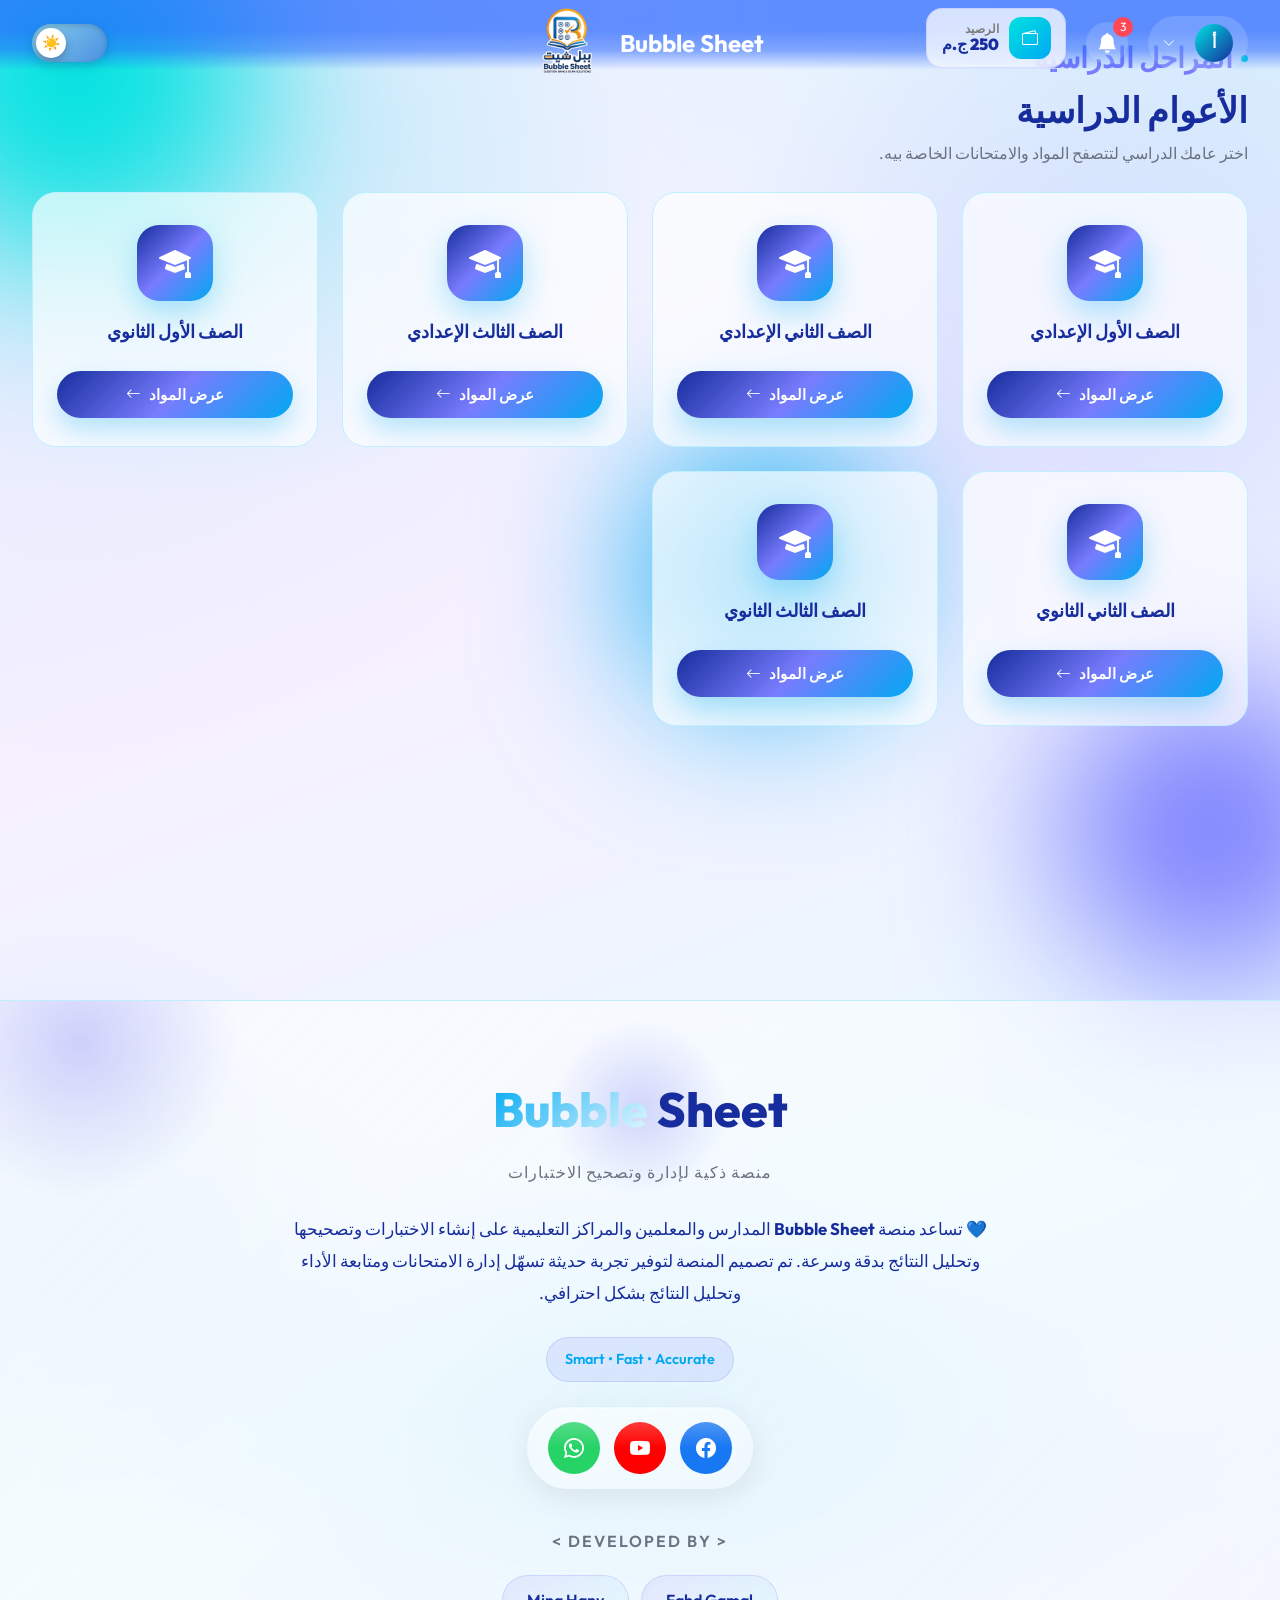
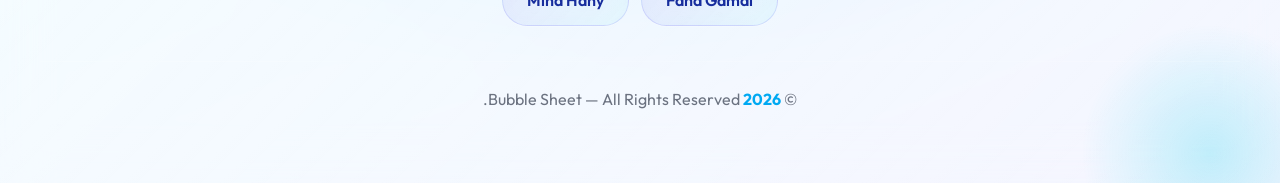
<file: years.html>
<!DOCTYPE html>
<html lang="ar" dir="rtl">

<head>
    <meta charset="UTF-8" />
    <meta name="viewport" content="width=device-width,initial-scale=1.0" />
    <title>Bubble Sheet — الأعوام الدراسية</title>
    <link href="https://cdn.jsdelivr.net/npm/bootstrap@5.3.3/dist/css/bootstrap.min.css" rel="stylesheet" />
    <link href="https://cdn.jsdelivr.net/npm/bootstrap-icons@1.11.3/font/bootstrap-icons.min.css" rel="stylesheet" />
    <link href="https://fonts.googleapis.com/css2?family=Cairo:wght@400;500;600;700;800;900&display=swap"
        rel="stylesheet" />
    <!--for footer -->
    <link href="https://fonts.googleapis.com/css2?family=Outfit:wght@300;400;500;600;700;800&display=swap"
        rel="stylesheet">
    <link href="https://cdn.jsdelivr.net/npm/bootstrap-icons@1.11.3/font/bootstrap-icons.css" rel="stylesheet">
    <link rel="stylesheet" href="CSS/student_dashbord.css">
    <link rel="stylesheet" href="CSS/nav.css">
    <link rel="stylesheet" href="CSS/footer.css">
    <link rel="stylesheet" href="CSS/years.css">
</head>

<body>
    <!-- Navbar -->
    <nav class="glass-navbar">
        <div class="navbar-container" style="direction: ltr;">
            <!-- Logo -->
            <a href="student_dashboard.html" class="navbar-brand">
                <div class="brand-logo">
                    <img src="IMG/logo.png" alt="Logo" class="logo-text-wrapper">
                </div>
                <span class="logo-svg">Bubble Sheet</span>
            </a>
            <!-- Theme-->
            <label class="theme-switch" style="direction: ltr;">
                <input type="checkbox" id="input">
                <span class="toggle-track">
                    <span class="toggle-thumb"></span>
                </span>
            </label>
            <div class="nav-right" style="direction: rtl;">
                <!-- Desktop Student Profile -->
                <div class="student-dropdown">
                    <button class="student-profile" onclick="toggleMenu()">
                        <div class="student-avatar-small">
                            أ
                        </div>
                        <span id="navbarStudentName"></span>
                        <i class="bi bi-chevron-down"></i>
                    </button>
                </div>
                <!-- Notifications -->
                <div class="notification-wrapper">
                    <div class="notification-box" onclick="toggleNotifications(event)">
                        <i class="bi bi-bell-fill"></i>
                        <span>3</span>
                    </div>
                    <div class="notification-dropdown" id="notificationDropdown">
                        <div class="notification-title">
                            الإشعارات
                        </div>
                        <a href="#" class="notification-item">
                            <i class="bi bi-check-circle-fill"></i>
                            تم تصحيح اختبار الرياضيات
                        </a>
                        <a href="#" class="notification-item">
                            <i class="bi bi-award-fill"></i>
                            حصلت على شارة جديدة
                        </a>
                        <a href="#" class="notification-item">
                            <i class="bi bi-journal-check"></i>
                            تدريب جديد متاح
                        </a>
                    </div>
                </div>
                <a href="wallet.html" style="text-decoration: none;">
                    <div class="student-wallet desktop-wallet">
                        <i class="bi bi-wallet2"></i>

                        <div class="wallet-info">
                            <span class="wallet-label">الرصيد</span>
                            <span class="wallet-balance">
                                <span id="studentBalance">250</span> ج.م
                            </span>
                        </div>
                    </div>
                </a>
            </div>
            <!-- Hamburger -->
            <div class="hamburger" onclick="toggleMenu()">
                <span></span>
                <span></span>
                <span></span>
            </div>
        </div>

    </nav>
    <!-- Overlay -->
    <div class="menu-overlay" id="menuOverlay" onclick="closeMenu()"></div>
    <!-- Mobile Menu -->
    <div class="mobile-menu" id="mobileMenu">
        <div class="student-menu-head">
            <div class="student-avatar">
                أ
            </div>
            <div>
                <h4 id="mobilewelcomeName"></h4>
                <p>طالب</p>
            </div>
        </div>
        <div class="mobile-menu-items">
            <a href="student_dashboard.html">
                <i class="bi bi-grid-fill"></i>
                لوحة التحكم
            </a>
            <a href="#profile">
                <i class="bi bi-person-fill"></i>
                بياناتي
            </a>
            <a href="wallet.html" style="text-decoration: none;">
                <div class="mobile-wallet">
                    <i class="bi bi-wallet2"></i>
                    <div>
                        <div class="wallet-label">رصيدك الحالي</div>
                        <div class="wallet-balance">
                            <span id="studentBalanceMobile">250</span> ج.م
                        </div>
                    </div>
                </div>
            </a>
            <div class="menu-title">
                المراحل الدراسية
            </div>
            <a href="academic-years.html">
                <i class="bi bi-mortarboard-fill"></i>
                الأعوام الدراسية
            </a>
            <a href="home.html" class="logout">
                <i class="bi bi-box-arrow-right"></i>
                تسجيل الخروج
            </a>
        </div>
    </div>
    <!-- finish nav -->
    <div class="bg-canvas">
        <div class="bg-spot bs1"></div>
        <div class="bg-spot bs2"></div>
        <div class="bg-spot bs3"></div>
    </div>

    <div class="page-root d-flex">

        <!-- ===========================
    MAIN CONTENT
    =========================== -->
        <main class="main flex-grow-1">
            <!-- =====================
        SECTION — PAGE HEADER
        ===================== -->
            <div class="ay-header mb-4">
                <span class="eyebrow"><span class="dot"></span>المراحل الدراسية</span>
                <h1 class="ay-title">الأعوام الدراسية</h1>
                <p class="ay-subtitle">اختر عامك الدراسي لتتصفح المواد والامتحانات الخاصة بيه.</p>
            </div>

            <!-- =====================
        SECTION — YEARS GRID
        ===================== -->
            <section id="academicYearsSection" aria-live="polite">

                <!-- Skeleton Loading State -->
                <div class="row g-4" id="skeletonGrid" role="status" aria-label="جارِ تحميل الأعوام الدراسية">
                    <!-- skeleton cards injected / static markup below -->
                </div>

                <!-- Real Cards Grid (populated via JS) -->
                <div class="row g-4 d-none" id="yearsGrid" role="list"></div>

                <!-- Empty State -->
                <div class="ay-state d-none" id="emptyState">
                    <div class="ay-state-icon">
                        <i class="bi bi-mortarboard-fill"></i>
                    </div>
                    <p class="ay-state-msg">لا توجد أعوام دراسية متاحة حاليًا.</p>
                    <button type="button" class="ay-retry-btn" id="emptyRetryBtn">
                        <i class="bi bi-arrow-clockwise"></i>
                        إعادة المحاولة
                    </button>
                </div>

                <!-- Error State -->
                <div class="ay-state d-none" id="errorState">
                    <div class="ay-state-icon ay-state-icon-warn">
                        <i class="bi bi-exclamation-triangle-fill"></i>
                    </div>
                    <p class="ay-state-msg">حدث خطأ أثناء تحميل الأعوام الدراسية.</p>
                    <button type="button" class="ay-retry-btn" id="errorRetryBtn">
                        <i class="bi bi-arrow-clockwise"></i>
                        إعادة المحاولة
                    </button>
                </div>

            </section>

        </main>
    </div>

    <footer class="main-footer">

        <div class="footer-logo">
            <span>Bubble</span> Sheet
        </div>

        <div class="footer-subtitle">
            منصة ذكية لإدارة وتصحيح الاختبارات
        </div>

        <div class="footer-description">
            💙 تساعد منصة <strong>Bubble Sheet</strong> المدارس والمعلمين والمراكز التعليمية
            على إنشاء الاختبارات وتصحيحها وتحليل النتائج بدقة وسرعة.
            تم تصميم المنصة لتوفير تجربة حديثة تسهّل إدارة الامتحانات
            ومتابعة الأداء وتحليل النتائج بشكل احترافي.
        </div>

        <div class="footer-badge">
            Smart • Fast • Accurate
        </div>

        <br>

        <div class="social-glass">

            <a href="https://www.facebook.com/profile.php?id=61590523994765" class="facebook">
                <i class="bi bi-facebook"></i>
            </a>

            <a href="#" class="youtube">
                <i class="bi bi-youtube"></i>
            </a>

            <a href="http://wa.me/+201033878808" class="whatsapp">
                <i class="bi bi-whatsapp"></i>
            </a>

        </div>

        <div class="footer-dev-title">
            &lt; DEVELOPED BY &gt;
        </div>

        <div class="developers">
            <a href="https://www.facebook.com/share/1HFecNkbx6/">Fahd Gamal</a>
            <a href="https://www.facebook.com/share/1FLw3LeiFA/">Mina Hany</a>
        </div>

        <div class="footer-bottom">
            © <span class="copyright">2026</span>
            Bubble Sheet — All Rights Reserved.
        </div>

    </footer>

    <script src="JS/nav.js"></script>
    <script src="JS/years.js"></script>
</body>

</html>
</file>
<file: CSS/home.css>
/* ====================================================
DESIGN TOKENS
==================================================== */
:root {
    --cyan: #00E2E0;
    --blue: #00A9F2;
    --indigo: #172D9D;
    --purple: #787CFE;
    --teal: #48BED9;

    --grad-main: linear-gradient(135deg, var(--indigo) 0%, var(--purple) 55%, var(--blue) 100%);
    --grad-accent: linear-gradient(120deg, var(--cyan), var(--blue));
    --grad-warm: linear-gradient(135deg, var(--purple), var(--teal));

    /* Light mode glass */
    --body-bg: #f0f6ff;
    --glass-bg: rgba(255, 255, 255, 0.62);
    --glass-bg-h: rgba(255, 255, 255, 0.80);
    --glass-border: rgba(120, 124, 254, 0.18);
    --glass-shadow: 0 12px 40px rgba(23, 45, 157, 0.10), 0 2px 8px rgba(0, 0, 0, 0.05), inset 0 1px 0 rgba(255, 255, 255, 0.85);
    --glass-hover: 0 24px 60px rgba(23, 45, 157, 0.16), 0 4px 16px rgba(0, 0, 0, 0.08), inset 0 1px 0 rgba(255, 255, 255, 0.9);

    --text-dark: #0f1c5c;
    --text-body: #334470;
    --text-muted: #6878a8;

    --radius-lg: 24px;
    --radius-md: 16px;
    --radius-pill: 999px;
    --ease: cubic-bezier(0.22, 1, 0.36, 1);
}

/* ====================================================
BASE
==================================================== */
*,
*::before,
*::after {
    box-sizing: border-box;
    margin: 0;
    padding: 0;
}

html {
    scroll-behavior: smooth;
}

body {
    font-family: 'Cairo', 'Tajawal', sans-serif;
    background: var(--body-bg);
    color: var(--text-body);
    overflow-x: hidden;
    position: relative;
}

/* ====================================================
AMBIENT LIGHT BACKGROUND
==================================================== */
.bg-canvas {
    position: fixed;
    inset: 0;
    z-index: 0;
    pointer-events: none;
    overflow: hidden;
}

.bg-spot {
    position: absolute;
    border-radius: 50%;
    filter: blur(80px);
    opacity: 0.5;
    animation: spotDrift ease-in-out infinite;
}

.bs1 {
    width: 420px;
    height: 420px;
    background: rgba(0, 226, 224, 0.25);
    top: -120px;
    left: -100px;
    animation-duration: 22s;
}

.bs2 {
    width: 380px;
    height: 380px;
    background: rgba(120, 124, 254, 0.22);
    bottom: -80px;
    right: -100px;
    animation-duration: 28s;
    animation-direction: reverse;
}

.bs3 {
    width: 300px;
    height: 300px;
    background: rgba(0, 169, 242, 0.18);
    top: 45%;
    left: 55%;
    animation-duration: 18s;
    animation-delay: 4s;
}

@keyframes spotDrift {

    0%,
    100% {
        transform: translate(0, 0) scale(1);
    }

    33% {
        transform: translate(50px, 40px) scale(1.08);
    }

    66% {
        transform: translate(-30px, 55px) scale(0.93);
    }
}

/* Floating glass bubbles */
.gl-bubble {
    position: fixed;
    border-radius: 50%;
    border: 1.5px solid rgba(120, 124, 254, 0.25);
    background: radial-gradient(circle at 30% 28%, rgba(255, 255, 255, 0.70), rgba(0, 226, 224, 0.06) 55%, transparent);
    backdrop-filter: blur(8px);
    pointer-events: none;
    z-index: 1;
    box-shadow: inset 0 1px 2px rgba(255, 255, 255, 0.9), 0 4px 12px rgba(120, 124, 254, 0.08);
}

.gb1 {
    width: 110px;
    height: 110px;
    top: 12%;
    left: 3%;
    animation: gbFloat 20s ease-in-out infinite;
}

.gb2 {
    width: 70px;
    height: 70px;
    top: 55%;
    left: 92%;
    animation: gbFloat 25s ease-in-out infinite 3s;
}

.gb3 {
    width: 50px;
    height: 50px;
    top: 78%;
    left: 6%;
    animation: gbFloat 17s ease-in-out infinite 7s;
}

.gb4 {
    width: 85px;
    height: 85px;
    top: 28%;
    left: 95%;
    animation: gbFloat 30s ease-in-out infinite 1s;
}

.gb5 {
    width: 40px;
    height: 40px;
    top: 88%;
    left: 50%;
    animation: gbFloat 14s ease-in-out infinite 5s;
}

@keyframes gbFloat {

    0%,
    100% {
        transform: translateY(0) rotate(0deg);
    }

    50% {
        transform: translateY(-30px) rotate(10deg);
    }
}

/* Particles */
#ptc {
    position: fixed;
    inset: 0;
    z-index: 1;
    pointer-events: none;
}

.pt {
    position: absolute;
    border-radius: 50%;
    animation: ptRise linear infinite;
}

@keyframes ptRise {
    0% {
        opacity: 0;
        transform: translateY(0);
    }

    10% {
        opacity: 0.6;
    }

    90% {
        opacity: 0.3;
    }

    100% {
        opacity: 0;
        transform: translateY(-100vh) translateX(20px);
    }
}

.sections-root {
    position: relative;
    z-index: 2;
    padding-top: 120px;
}

/* ====================================================
SCROLL REVEAL
==================================================== */
[data-r] {
    opacity: 0;
    will-change: transform, opacity, filter;
    transition: opacity .75s var(--ease), transform .75s var(--ease), filter .6s ease;
    filter: blur(6px);
}

[data-r="up"] {
    transform: translateY(50px);
}

[data-r="left"] {
    transform: translateX(-55px);
}

[data-r="right"] {
    transform: translateX(55px);
}

[data-r="scale"] {
    transform: scale(0.85);
}

[data-r].vis {
    opacity: 1;
    transform: none;
    filter: blur(0);
}

[data-d="1"] {
    transition-delay: .08s;
}

[data-d="2"] {
    transition-delay: .18s;
}

[data-d="3"] {
    transition-delay: .28s;
}

[data-d="4"] {
    transition-delay: .38s;
}

[data-d="5"] {
    transition-delay: .48s;
}

[data-d="6"] {
    transition-delay: .58s;
}

/* ====================================================
SHARED COMPONENTS
==================================================== */
.bs-section {
    padding: 90px 0;
    position: relative;
}

@media(max-width:767px) {
    .bs-section {
        padding: 60px 0;
    }
}

.eyebrow {
    display: inline-flex;
    align-items: center;
    gap: .45rem;
    font-size: .72rem;
    font-weight: 800;
    letter-spacing: 2px;
    text-transform: uppercase;
    color: var(--indigo);
    margin-bottom: .9rem;
}

.eyebrow .dot {
    width: 7px;
    height: 7px;
    border-radius: 50%;
    background: var(--grad-accent);
    animation: pulseDot 2s ease-in-out infinite;
}

@keyframes pulseDot {

    0%,
    100% {
        transform: scale(1);
    }

    50% {
        transform: scale(1.7);
        opacity: .5;
    }
}

.sec-title {
    font-size: clamp(1.9rem, 4.5vw, 3rem);
    font-weight: 900;
    line-height: 1.2;
    /* color: var(--text-dark); */
    letter-spacing: -.3px;
}

.sec-title .hl {
    background: linear-gradient(90deg, var(--indigo), var(--purple), var(--blue));
    -webkit-background-clip: text;
    background-clip: text;
    color: transparent;
}

.sec-desc {
    font-size: 1.05rem;
    line-height: 1.85;
    color: var(--text-body);
    max-width: 540px;
}

.sep {
    width: 56px;
    height: 3.5px;
    border-radius: 2px;
    background: linear-gradient(90deg, var(--cyan), var(--purple));
    margin: 1rem 0 1.5rem;
}

.sep.center {
    margin-left: auto;
    margin-right: auto;
}

/* Glass Card */
.gc {
    background: var(--glass-bg);
    border: 1px solid var(--glass-border);
    border-radius: var(--radius-lg);
    backdrop-filter: saturate(200%) blur(20px);
    -webkit-backdrop-filter: saturate(200%) blur(20px);
    box-shadow: var(--glass-shadow);
    transition: transform .45s var(--ease), box-shadow .45s ease, border-color .3s;
    position: relative;
    overflow: hidden;
}

.gc::after {
    content: "";
    position: absolute;
    inset: 0;
    background: linear-gradient(135deg, rgba(255, 255, 255, .45) 0%, transparent 55%);
    pointer-events: none;
    border-radius: inherit;
}

.gc:hover {
    transform: translateY(-8px) scale(1.015);
    box-shadow: var(--glass-hover);
    border-color: rgba(120, 124, 254, .4);
}

/* Glass image frame */
.img-frame {
    border-radius: var(--radius-lg);
    overflow: hidden;
    border: 1px solid var(--glass-border);
    box-shadow: var(--glass-hover);
    backdrop-filter: blur(10px);
    background: var(--glass-bg);
    position: relative;
}

.img-frame img {
    width: 100%;
    height: 100%;
    object-fit: cover;
    display: block;
    transition: transform .6s var(--ease);
}

.img-frame:hover img {
    transform: scale(1.04);
}

.img-frame .frame-shine {
    position: absolute;
    inset: 0;
    background: linear-gradient(130deg, rgba(255, 255, 255, .35) 0%, transparent 45%);
    pointer-events: none;
    border-radius: inherit;
    z-index: 2;
}

/* Image placeholder (when no real image) */
.img-ph {
    width: 100%;
    min-height: 360px;
    border-radius: var(--radius-lg);
    display: flex;
    flex-direction: column;
    align-items: center;
    justify-content: center;
    gap: 1rem;
    font-size: .88rem;
    font-weight: 600;
    color: var(--text-muted);
}

/* Gradient top border */
.gc-bar {
    position: absolute;
    top: 0;
    left: 0;
    right: 0;
    height: 3.5px;
    border-radius: var(--radius-lg) var(--radius-lg) 0 0;
}

/* Buttons */
.btn-main {
    display: inline-flex;
    align-items: center;
    gap: .55rem;
    padding: .9rem 2.1rem;
    border-radius: var(--radius-pill);
    font-weight: 800;
    font-size: 1rem;
    font-family: inherit;
    background: var(--grad-main);
    color: #fff;
    border: none;
    cursor: pointer;
    box-shadow: 0 8px 28px rgba(23, 45, 157, .35);
    transition: transform .35s var(--ease), box-shadow .35s;
    position: relative;
    overflow: hidden;
    text-decoration: none;
}

.btn-main::before {
    content: "";
    position: absolute;
    inset: 0;
    background: linear-gradient(120deg, rgba(255, 255, 255, .2), transparent);
}

.btn-main:hover {
    transform: translateY(-3px);
    box-shadow: 0 16px 40px rgba(120, 124, 254, .45);
    color: #fff;
}

.btn-outline {
    display: inline-flex;
    align-items: center;
    gap: .55rem;
    padding: .9rem 2.1rem;
    border-radius: var(--radius-pill);
    font-weight: 800;
    font-size: 1rem;
    font-family: inherit;
    background: rgba(255, 255, 255, .7);
    color: var(--indigo);
    border: 1.5px solid rgba(120, 124, 254, .35);
    cursor: pointer;
    backdrop-filter: blur(8px);
    transition: transform .35s var(--ease), background .3s, border-color .3s;
    text-decoration: none;
}

.btn-outline:hover {
    transform: translateY(-3px);
    background: rgba(120, 124, 254, .1);
    border-color: var(--purple);
    color: var(--indigo);
}

/* Icon circle */
.ic {
    width: 54px;
    height: 54px;
    border-radius: 16px;
    display: flex;
    align-items: center;
    justify-content: center;
    font-size: 1.35rem;
    flex-shrink: 0;
}

.ic-1 {
    background: linear-gradient(135deg, var(--indigo), var(--purple));
}

.ic-2 {
    background: linear-gradient(135deg, var(--blue), var(--cyan));
}

.ic-3 {
    background: linear-gradient(135deg, var(--purple), #c06bfa);
}

.ic-4 {
    background: linear-gradient(135deg, var(--teal), var(--blue));
}

/* ====================================================
SECTION 1 — رحلتك مع Bubble Sheet
==================================================== */
#journey {
    background: transparent;
}

#journey .journey-steps {
    display: flex;
    flex-direction: column;
    gap: 0;
}

#journey .step-item {
    display: flex;
    align-items: flex-start;
    gap: 1rem;
    padding: 1rem 1.25rem;
    border-radius: var(--radius-md);
    transition: background .3s, transform .3s;
    cursor: default;
}

#journey .step-item:hover {
    background: rgba(255, 255, 255, .65);
    transform: translateX(-6px);
}

#journey .step-num {
    width: 42px;
    height: 42px;
    border-radius: 12px;
    background: var(--grad-main);
    color: #fff;
    font-weight: 900;
    font-size: 1rem;
    display: flex;
    align-items: center;
    justify-content: center;
    flex-shrink: 0;
    box-shadow: 0 4px 14px rgba(23, 45, 157, .3);
}

#journey .step-arrow {
    text-align: center;
    padding: .15rem 0;
    font-size: 1.2rem;
    color: var(--purple);
    opacity: .6;
    margin-right: 3.25rem;
}

#journey .step-title {
    font-weight: 800;
    font-size: .98rem;
    /* color: var(--text-dark); */
}

#journey .step-sub {
    font-size: .83rem;
    color: var(--text-muted);
    line-height: 1.6;
    margin-top: .15rem;
}

/* ====================================================
SECTION 2 — ليه Bubble Sheet؟
 ==================================================== */
#why .why-card {
    padding: 2rem;
}

#why .why-card h3 {
    font-size: 1.15rem;
    font-weight: 800;
    color: var(--text-dark);
    margin: .9rem 0 .6rem;
}

#why .why-card p {
    font-size: .91rem;
    color: var(--text-body);
    line-height: 1.85;
}

/* ====================================================
SECTION 3 — الأرقام بتتكلم
==================================================== */
#stats {
    background: transparent;
}

#stats .stats-inner {
    border-radius: 28px;
    background: rgba(255, 255, 255, .5);
    border: 1px solid rgba(120, 124, 254, .15);
    backdrop-filter: saturate(200%) blur(24px);
    -webkit-backdrop-filter: saturate(200%) blur(24px);
    box-shadow: var(--glass-shadow);
    padding: 4rem 2rem;
    position: relative;
    overflow: hidden;
}

#stats .stats-inner::before {
    content: "";
    position: absolute;
    top: -80px;
    right: -80px;
    width: 260px;
    height: 260px;
    border-radius: 50%;
    background: radial-gradient(circle, rgba(0, 226, 224, .18), transparent 70%);
    pointer-events: none;
}

#stats .stats-inner::after {
    content: "";
    position: absolute;
    bottom: -60px;
    left: -60px;
    width: 220px;
    height: 220px;
    border-radius: 50%;
    background: radial-gradient(circle, rgba(120, 124, 254, .15), transparent 70%);
    pointer-events: none;
}

#stats .stat-item {
    text-align: center;
    padding: 1.5rem 1rem;
    position: relative;
}

#stats .stat-item+.stat-item::before {
    content: "";
    position: absolute;
    right: 0;
    top: 20%;
    bottom: 20%;
    width: 1px;
    background: rgba(120, 124, 254, .2);
}

@media(max-width:767px) {
    #stats .stat-item+.stat-item::before {
        display: none;
    }

    #stats .stat-item {
        border-bottom: 1px solid rgba(120, 124, 254, .12);
    }

    #stats .stat-item:last-child {
        border-bottom: none;
    }
}

#stats .stat-icon {
    font-size: 2rem;
    margin-bottom: .75rem;
    background: var(--grad-accent);
    -webkit-background-clip: text;
    background-clip: text;
    color: transparent;
}

#stats .stat-num {
    font-size: clamp(1.6rem, 5vw, 3.5rem);
    font-weight: 900;
    line-height: 1;
    background: var(--grad-main);
    -webkit-background-clip: text;
    background-clip: text;
    color: transparent;
    letter-spacing: -1px;
}

#stats .stat-label {
    font-size: .82rem;
    font-weight: 700;
    color: var(--text-muted);
    text-transform: uppercase;
    letter-spacing: 1px;
    margin-top: .5rem;
}

/* ====================================================
SECTION 4 — من ابتدائي لحد ثانوي
==================================================== */
#stages .stage-panel {
    border-radius: 28px;
    overflow: hidden;
    cursor: default;
    transition: transform .45s var(--ease), box-shadow .45s;
}

#stages .stage-panel:hover {
    transform: translateY(-10px) scale(1.02);
    box-shadow: var(--glass-hover);
}

#stages .stage-img {
    height: 240px;
    overflow: hidden;
    position: relative;
}

#stages .stage-img img {
    width: 100%;
    height: 100%;
    object-fit: cover;
    transition: transform .6s var(--ease);
}

#stages .stage-panel:hover .stage-img img {
    transform: scale(1.07);
}

#stages .stage-img .stage-overlay {
    position: absolute;
    inset: 0;
    background: linear-gradient(to bottom, transparent 30%, rgba(15, 28, 92, .65));
}

#stages .stage-body {
    padding: 1.75rem 1.5rem;
}

#stages .stage-badge {
    display: inline-block;
    padding: .3rem .9rem;
    border-radius: var(--radius-pill);
    font-size: .75rem;
    font-weight: 700;
    margin-bottom: .85rem;
}

#stages .stage-body h3 {
    font-size: 1.2rem;
    font-weight: 800;
    color: var(--text-dark);
    margin-bottom: .6rem;
}

#stages .stage-body p {
    font-size: .88rem;
    color: var(--text-body);
    line-height: 1.8;
}

/* ====================================================
SECTION 5 — معاك في أي وقت
==================================================== */
#anytime .device-showcase {
    display: flex;
    align-items: flex-end;
    justify-content: center;
    gap: 1rem;
    flex-wrap: nowrap;
}

#anytime .device {
    border-radius: 16px;
    background: var(--glass-bg);
    border: 1.5px solid var(--glass-border);
    backdrop-filter: blur(14px);
    box-shadow: var(--glass-shadow);
    overflow: hidden;
    transition: transform .4s var(--ease);
    flex-shrink: 0;
    display: flex;
    flex-direction: column;
}

#anytime .device:hover {
    transform: translateY(-12px) scale(1.03);
}

#anytime .device-laptop {
    width: 280px;
    border-radius: 18px;
}

#anytime .device-tablet {
    width: 180px;
    border-radius: 16px;
}

#anytime .device-phone {
    width: 100px;
    border-radius: 22px;
}

#anytime .device-bar {
    height: 28px;
    display: flex;
    align-items: center;
    padding: 0 .75rem;
    gap: .35rem;
    border-bottom: 1px solid var(--glass-border);
}

#anytime .d-dot {
    width: 8px;
    height: 8px;
    border-radius: 50%;
}

#anytime .device-screen {
    flex: 1;
    display: flex;
    align-items: center;
    justify-content: center;
    padding: 1rem;
    background: linear-gradient(135deg, rgba(0, 169, 242, .06), rgba(120, 124, 254, .08));
    font-size: .75rem;
    font-weight: 700;
    color: var(--text-muted);
    text-align: center;
    line-height: 1.5;
    min-height: 160px;
}

#anytime .device-notch {
    width: 40%;
    height: 18px;
    background: rgba(120, 124, 254, .1);
    border-radius: 0 0 10px 10px;
    margin: 0 auto;
    border-bottom: 1px solid var(--glass-border);
}

#anytime .device-label {
    text-align: center;
    padding: .6rem;
    font-size: .72rem;
    font-weight: 700;
    color: var(--text-muted);
    border-top: 1px solid var(--glass-border);
}

@media(max-width:576px) {
    #anytime .device-laptop {
        width: 200px;
    }

    #anytime .device-tablet {
        width: 130px;
    }

    #anytime .device-phone {
        width: 75px;
    }

    #anytime .device-screen {
        min-height: 120px;
        font-size: .65rem;
    }
}

/* ====================================================
SECTION 6 — شركاء النجاح (SLIDER)
==================================================== */
#partners .slider-track-wrap {
    overflow: hidden;
    position: relative;
    padding: 1.25rem 0;
}

#partners .slider-track-wrap::before,
#partners .slider-track-wrap::after {
    content: "";
    position: absolute;
    top: 0;
    bottom: 0;
    width: 100px;
    z-index: 3;
    pointer-events: none;
}

#partners .slider-track-wrap::before {
    right: 0;
    background: linear-gradient(to left, var(--body-bg), transparent);
}

#partners .slider-track-wrap::after {
    left: 0;
    background: linear-gradient(to right, var(--body-bg), transparent);
}

.strack {
    display: flex;
    gap: 1rem;
    width: max-content;
    animation: slide 15s linear infinite;
}

.strack:hover {
    animation-play-state: paused;
}

@keyframes slide {
    0% {
        transform: translateX(0);
    }

    100% {
        transform: translateX(-50%);
    }
}

.school-chip {
    flex-shrink: 0;
    display: flex;
    align-items: center;
    gap: .75rem;
    padding: .9rem 1.4rem;
    background: var(--glass-bg);
    border: 1px solid var(--glass-border);
    border-radius: var(--radius-md);
    backdrop-filter: blur(14px);
    transition: border-color .3s, transform .3s;
    white-space: nowrap;
}

.school-chip:hover {
    border-color: rgba(0, 226, 224, .45);
    transform: translateY(-3px);
}

.chip-logo {
    width: 40px;
    height: 40px;
    border-radius: 10px;
    display: flex;
    align-items: center;
    justify-content: center;
    font-size: .82rem;
    font-weight: 800;
    flex-shrink: 0;
}

.chip-name {
    font-size: .85rem;
    font-weight: 700;
    color: var(--text-dark);
}

/* ====================================================
SECTION 7 — إنجازات نفتخر بيها
==================================================== */
#achievements .ach-card {
    padding: 2rem 1.5rem;
    text-align: center;
}

#achievements .ach-ring {
    width: 86px;
    height: 86px;
    border-radius: 50%;
    display: flex;
    align-items: center;
    justify-content: center;
    font-size: 1.75rem;
    margin: 0 auto 1rem;
    border: 2px solid var(--glass-border);
    position: relative;
    transition: transform .4s var(--ease);
}

#achievements .ach-card:hover .ach-ring {
    transform: rotate(-12deg) scale(1.12);
}

#achievements .ach-num {
    font-size: 2.2rem;
    font-weight: 900;
    background: var(--grad-main);
    -webkit-background-clip: text;
    background-clip: text;
    color: transparent;
    line-height: 1;
}

#achievements .ach-label {
    font-size: .85rem;
    font-weight: 700;
    color: var(--text-muted);
    margin-top: .4rem;
    text-transform: uppercase;
    letter-spacing: .5px;
}

#achievements .ach-desc {
    font-size: .85rem;
    color: var(--text-body);
    line-height: 1.7;
    margin-top: .6rem;
}

/* ====================================================
SECTION 8 — CTA
==================================================== */
#cta .cta-box {
    border-radius: 32px;
    padding: 5rem 2rem;
    text-align: center;
    position: relative;
    overflow: hidden;
    background: linear-gradient(135deg,
            rgba(23, 45, 157, .07) 0%,
            rgba(120, 124, 254, .12) 45%,
            rgba(0, 169, 242, .08) 100%);
    border: 1.5px solid rgba(120, 124, 254, .2);
    backdrop-filter: saturate(200%) blur(24px);
    box-shadow: 0 24px 80px rgba(23, 45, 157, .1), inset 0 1px 0 rgba(255, 255, 255, .8);
}

#cta .cta-box::before {
    content: "";
    position: absolute;
    top: -100px;
    right: -100px;
    width: 320px;
    height: 320px;
    border-radius: 50%;
    background: radial-gradient(circle, rgba(0, 226, 224, .2), transparent 70%);
    pointer-events: none;
}

#cta .cta-box::after {
    content: "";
    position: absolute;
    bottom: -80px;
    left: -80px;
    width: 260px;
    height: 260px;
    border-radius: 50%;
    background: radial-gradient(circle, rgba(120, 124, 254, .18), transparent 70%);
    pointer-events: none;
}

#cta .cta-title {
    font-size: clamp(2rem, 5vw, 3.2rem);
    font-weight: 900;
    line-height: 1.2;
    color: var(--text-dark);
    margin-bottom: 1.25rem;
    letter-spacing: -.3px;
}

#cta .cta-desc {
    font-size: 1.08rem;
    color: var(--text-body);
    max-width: 520px;
    margin: 0 auto 2.5rem;
    line-height: 1.85;
}

#cta .trust-tags {
    display: flex;
    flex-wrap: wrap;
    gap: .75rem;
    justify-content: center;
    margin-top: 1.5rem;
}

#cta .trust-tag {
    padding: .4rem 1rem;
    border-radius: var(--radius-pill);
    font-size: .78rem;
    font-weight: 700;
    background: rgba(255, 255, 255, .65);
    border: 1px solid rgba(120, 124, 254, .2);
    color: var(--text-body);
    backdrop-filter: blur(6px);
}

/* ====================================================
WHATSAPP BUTTON
==================================================== */
.wa-btn {
    position: fixed;
    bottom: 28px;
    left: 28px;
    width: 60px;
    height: 60px;
    border-radius: 50%;
    background: linear-gradient(135deg, #25d366, #128c7e);
    display: flex;
    align-items: center;
    justify-content: center;
    font-size: 1.7rem;
    color: #fff;
    text-decoration: none;
    z-index: 9999;
    box-shadow: 0 8px 28px rgba(37, 211, 102, .5), 0 2px 8px rgba(0, 0, 0, .2);
    animation: waFloat 3.5s ease-in-out infinite;
    transition: transform .3s var(--ease);
}

.wa-btn:hover {
    transform: scale(1.12) translateY(-4px);
    color: #fff;
}

@keyframes waFloat {

    0%,
    100% {
        transform: translateY(0);
    }

    50% {
        transform: translateY(-9px);
    }
}

.wa-btn::before,
.wa-btn::after {
    content: "";
    position: absolute;
    inset: 0;
    border-radius: 50%;
    border: 2px solid rgba(37, 211, 102, .45);
    animation: waPulse 2.8s ease-out infinite;
}

.wa-btn::after {
    animation-delay: .7s;
    border-color: rgba(37, 211, 102, .25);
}

@keyframes waPulse {
    0% {
        transform: scale(1);
        opacity: 1;
    }

    100% {
        transform: scale(1.9);
        opacity: 0;
    }
}

/* ====================================================
RESPONSIVE MISC
==================================================== */
@media(max-width:991px) {

    .img-ph,
    .img-frame {
        min-height: 280px;
    }
}

@media(max-width:767px) {
    .sec-title {
        font-size: 1.7rem;
    }

    .btn-main,
    .btn-outline {
        padding: .8rem 1.5rem;
        font-size: .92rem;
    }
}

@media(prefers-reduced-motion:reduce) {

    *,
    *::before,
    *::after {
        animation-duration: .01ms !important;
        transition-duration: .01ms !important;
    }

    [data-r] {
        opacity: 1;
        transform: none;
        filter: none;
    }
}
/* FIX MOBILE OVERFLOW */
html,
body {
    overflow-x: hidden;
    width: 100%;
}
/* school- logo */
.chip-logo {
    width: 48px;
    height: 48px;
    border-radius: 50%;
    overflow: hidden;
    flex-shrink: 0;
    display: flex;
    align-items: center;
    justify-content: center;
    background: #fff;
}

.chip-logo img {
    width: 100%;
    height: 100%;
    object-fit: cover;
    display: block;
}
/* =========================================
   INSTALL POPUP
========================================= */

#install-popup {
    position: fixed;
    inset: 0;
    background: rgba(0, 0, 0, .45);
    backdrop-filter: blur(10px);
    display: none;
    justify-content: center;
    align-items: center;
    z-index: 99999;
    padding: 20px;
}

.install-popup-content {
    width: 100%;
    max-width: 380px;
    background: rgba(255, 255, 255, 0.95);
    border: 1px solid rgba(0, 169, 242, 0.2);
    border-radius: 24px;
    padding: 28px;
    text-align: center;

    box-shadow:
        0 20px 60px rgba(0, 0, 0, 0.15),
        0 0 25px rgba(0, 169, 242, 0.15);

    animation: popupShow .35s ease;
}

.install-icon {
    font-size: 50px;
    margin-bottom: 15px;
}

.install-popup-content h3 {
    color: #00A9F2;
    margin-bottom: 10px;
    font-size: 24px;
    font-weight: 700;
}

.install-popup-content p {
    color: #4b5563;
    line-height: 1.8;
    margin-bottom: 22px;
}

.install-actions {
    display: flex;
    gap: 10px;
}

.install-btn,
.close-btn {
    flex: 1;
    border: none;
    cursor: pointer;
    padding: 12px;
    border-radius: 12px;
    font-family: inherit;
    font-size: 15px;
    font-weight: 700;
    transition: .3s;
}

.install-btn {
    background: linear-gradient(135deg, #00A9F2, #00E2E0);
    color: white;
}

.install-btn:hover {
    transform: translateY(-2px);
}

.close-btn {
    background: #eef2f7;
    color: #334155;
}

.close-btn:hover {
    background: #dbe3ec;
}

@keyframes popupShow {
    from {
        opacity: 0;
        transform: scale(.85);
    }

    to {
        opacity: 1;
        transform: scale(1);
    }
}
</file>
<file: CSS/nav.css>
:root {
    --cyan: #00E2E0;
    --blue: #00A9F2;
    --indigo: #172D9D;
    --purple: #787CFE;
    --teal: #48BED9;

    --grad-main: linear-gradient(135deg, var(--indigo) 0%, var(--purple) 55%, var(--blue) 100%);
    --grad-accent: linear-gradient(120deg, var(--cyan), var(--blue));
    --grad-warm: linear-gradient(135deg, var(--purple), var(--teal));

    /* Light mode glass */
    --body-bg: #f0f6ff;
    --glass-bg: rgba(255, 255, 255, 0.62);
    --glass-bg-h: rgba(255, 255, 255, 0.80);
    --glass-border: rgba(120, 124, 254, 0.18);
    --glass-shadow: 0 12px 40px rgba(23, 45, 157, 0.10), 0 2px 8px rgba(0, 0, 0, 0.05), inset 0 1px 0 rgba(255, 255, 255, 0.85);
    --glass-hover: 0 24px 60px rgba(23, 45, 157, 0.16), 0 4px 16px rgba(0, 0, 0, 0.08), inset 0 1px 0 rgba(255, 255, 255, 0.9);

    --text-dark: #0f1c5c;
    --text-body: #334470;
    --text-muted: #6878a8;

    --radius-lg: 24px;
    --radius-md: 16px;
    --radius-pill: 999px;
    --ease: cubic-bezier(0.22, 1, 0.36, 1);
    /* Light Mode */
    --light-bg: #BFD0F3;
    --light-secondary: #E8FAFF;
    --light-primary: #00A9F2;
    --light-accent: #00E2E0;
    --light-highlight: #787CFE;
    --light-text: #172D9D;
    --light-text-secondary: #48BED9;
    --light-border: #BFEFFF;
    --light-card: #FFFFFF;
    --light-shadow: rgba(0, 169, 242, 0.15);

    /* Dark Mode */
    --dark-bg: #081126;
    --dark-secondary: #10204D;
    --dark-primary: #172D9D;
    --dark-accent: #00A9F2;
    --dark-highlight: #787CFE;
    --dark-text: #FFFFFF;
    --dark-text-secondary: #48BED9;
    --dark-border: #1F3BAF;
    --dark-card: #0D183D;
    --dark-shadow: rgba(0, 0, 0, 0.4);
}

* {
    margin: 0;
    padding: 0;
    box-sizing: border-box;
}


/* تطبيق الوضع الداكن */
body.dark {
    --bg: var(--dark-bg);
    --secondary: var(--dark-secondary);
    --primary: var(--dark-primary);
    --accent: var(--dark-accent);
    --highlight: var(--dark-highlight);
    --text: var(--dark-text);
    --text-secondary: var(--dark-text-secondary);
    --border: var(--dark-border);
    --card: var(--dark-card);
    --shadow: var(--dark-shadow);
}

/* تطبيق الوضع الفاتح */
body {
    --bg:
        radial-gradient(ellipse 700px 500px at 15% 10%, rgba(0, 226, 224, 0.18) 0%, transparent 65%),
        radial-gradient(ellipse 600px 600px at 85% 20%, rgba(120, 124, 254, 0.16) 0%, transparent 65%),
        radial-gradient(ellipse 800px 400px at 50% 80%, rgba(0, 169, 242, 0.12) 0%, transparent 65%),
        radial-gradient(ellipse 500px 500px at 5% 70%, rgba(72, 190, 217, 0.12) 0%, transparent 65%),
        linear-gradient(160deg, #eaf6ff 0%, #f5f0ff 35%, #e8f8ff 70%, #f0f0ff 100%);
    ;
    --secondary: var(--light-secondary);
    --primary: var(--light-primary);
    --accent: var(--light-accent);
    --highlight: var(--light-highlight);
    --text: var(--light-text);
    --text-secondary: var(--light-text-secondary);
    --border: var(--light-border);
    --card: var(--light-card);
    --shadow: var(--light-shadow);
}

body {
    font-family: 'Segoe UI', Tahoma, Geneva, Verdana, sans-serif;
    background-color: var(--bg);
    color: var(--text);
    transition: all 0.3s ease;
    line-height: 1.6;
}

.container {
    max-width: 1200px;
    margin: 0 auto;
    padding: 0 20px;
}

.navbar {
    background-color: var(--card);
    box-shadow: 0 2px 10px var(--shadow);
    position: sticky;
    top: 0;
    z-index: 1000;
    border-bottom: 1px solid var(--border);
}

.nav-container {
    max-width: 1200px;
    margin: 0 auto;
    padding: 0 20px;
    display: flex;
    justify-content: space-between;
    align-items: center;
    height: 70px;
}

.nav-logo {
    display: flex;
    align-items: center;
    gap: 10px;
    font-size: 1.5rem;
    font-weight: bold;
    color: var(--primary);
}

.nav-logo i {
    font-size: 2rem;
    color: var(--accent);
}

.nav-link {
    text-decoration: none;
    color: var(--text-secondary);
    font-weight: 500;
    transition: color 0.3s ease;
    position: relative;
}

.nav-link:hover,
.nav-link.active {
    color: var(--accent);
}


.nav-link.active::after {
    content: '';
    position: absolute;
    bottom: -5px;
    left: 0;
    right: 0;
    height: 2px;
    background-color: var(--accent);
}

.nav-right {
    display: flex;
    align-items: center;
    gap: 20px;
}

.theme-toggle {
    position: relative;
}


.theme-switch {
    position: relative;
    display: inline-block;
    cursor: pointer;
}

.theme-switch input {
    display: none;
}

.toggle-track {
    width: 75px;
    height: 38px;
    border-radius: 50px;
    position: relative;
    display: flex;
    align-items: center;
    padding: 4px;
    overflow: hidden;
    background: linear-gradient(135deg, #87CEEB, #4A90E2);
    transition: .5s ease;
    box-shadow:
        inset 0 2px 5px rgba(0, 0, 0, .15),
        0 4px 12px rgba(0, 0, 0, .15);
}

.toggle-thumb {
    width: 30px;
    height: 30px;
    border-radius: 50%;
    background: #fff;
    display: flex;
    align-items: center;
    justify-content: center;
    transition: .5s ease;
    box-shadow: 0 4px 10px rgba(0, 0, 0, .25);
}

.toggle-thumb::before {
    content: "☀️";
    font-size: 15px;
}

.theme-switch input:checked+.toggle-track {
    background: linear-gradient(135deg, #111827, #000000);
}

.theme-switch input:checked+.toggle-track .toggle-thumb {
    transform: translateX(37px) rotate(360deg);
}

.theme-switch input:checked+.toggle-track .toggle-thumb::before {
    content: "🌙";
}

.toggle-track::before {
    content: "";
    position: absolute;
    opacity: 0;
    transition: .5s;
}

.theme-switch input:checked+.toggle-track::before {
    opacity: 1;
    width: 3px;
    height: 3px;
    background: white;
    border-radius: 50%;
    top: 8px;
    left: 12px;
    box-shadow:
        10px 8px white,
        24px -2px white,
        18px 15px white,
        35px 4px white;
}

.theme-switch input:checked+.toggle-track::after {
    content: "";
    position: absolute;
    width: 18px;
    height: 18px;
    border-radius: 50%;
    background: rgba(255, 255, 255, .08);
    left: 10px;
    top: 6px;
}

/* Navbar Styles */
.glass-navbar {
    background: linear-gradient(0deg, #2563ff00 30%, #2563ff8a, rgba(37, 99, 255, 0.7) 70%);
    backdrop-filter: none;
    -webkit-backdrop-filter: none;
    box-shadow: 0 4px 20px rgba(0, 0, 0, 0.1),
        0 0 0 1px rgba(255, 255, 255, 0.2) inset;
    padding: 1rem 0;
    position: fixed;
    top: 0;
    left: 0;
    right: 0;
    z-index: 9999;
    transition: all 0.3s ease;
    height: 100px;
}

body.dark .glass-navbar {
    background: linear-gradient(0deg, #2563ff00 30%, #16213c78, #16213c 70%);
    backdrop-filter: none;
    -webkit-backdrop-filter: none;
}

.navbar-container {
    max-width: 1400px;
    margin: 0 auto;
    padding: 0 2rem;
    display: flex;
    align-items: center;
    justify-content: space-between;
    position: relative;
}

/* Logo/Brand Center */
.navbar-brand {
    position: absolute;
    left: 50%;
    transform: translateX(-50%);
    display: flex;
    align-items: center;
    gap: 0.2rem;
    text-decoration: none;
    color: #fff;
    font-size: 1.5rem;
    font-weight: 700;
    transition: all 0.3s ease;
}

.navbar-brand:hover {
    color: #fff;
    transform: translateX(-50%) scale(1.05);
}

.brand-logo {
    width: 100px;
    height: 100px;
    border-radius: 12px;
    display: flex;
    align-items: center;
    justify-content: center;
    font-size: 3.3rem;
}

/* Desktop Buttons */
.navbar-buttons {
    display: flex;
    align-items: center;
    gap: 1rem;
    margin-left: auto;
}

.glass-btn {
    padding: 0.6rem 1.5rem;
    background: rgba(255, 255, 255, 0.2);
    backdrop-filter: blur(10px);
    border: 1px solid rgba(255, 255, 255, 0.3);
    border-radius: 12px;
    color: #fff;
    text-decoration: none;
    font-size: 0.95rem;
    font-weight: 500;
    transition: all 0.3s ease;
    display: inline-block;
}

.glass-btn:hover {
    background: rgba(255, 255, 255, 0.3);
    border-color: rgba(255, 255, 255, 0.5);
    color: #fff;
    transform: translateY(-2px);
    box-shadow: 0 4px 15px rgba(255, 255, 255, 0.2);
}

body.dark .glass-btn {
    background: rgba(255, 255, 255, 0.1);
    border-color: rgba(255, 255, 255, 0.2);
}

body.dark .glass-btn:hover {
    background: rgba(255, 255, 255, 0.2);
}

.btn-register {
    background: linear-gradient(135deg, #667eea 0%, #2563ff 100%);
    border: none;
}

/* Dark Mode Toggle */
.theme-toggle {
    position: relative;
    width: 60px;
    height: 30px;
    background: rgba(255, 255, 255, 0.2);
    backdrop-filter: blur(10px);
    border: 1px solid rgba(255, 255, 255, 0.3);
    border-radius: 20px;
    cursor: pointer;
    transition: all 0.3s ease;
    display: flex;
    align-items: center;
    padding: 0 4px;
    margin-right: 1rem;
    overflow: hidden;
}

.theme-toggle::before {
    content: '';
    position: absolute;
    top: 0;
    left: 0;
    width: 100%;
    height: 100%;
    background: radial-gradient(circle at center, rgba(255, 255, 255, 0.3) 0%, transparent 70%);
    opacity: 0;
    transition: opacity 0.3s ease;
    pointer-events: none;
}

.theme-toggle:hover::before {
    animation: ripple 0.6s ease-out;
}

@keyframes ripple {
    0% {
        opacity: 1;
        transform: scale(0);
    }

    100% {
        opacity: 0;
        transform: scale(2);
    }
}

body.dark .theme-toggle {
    background: rgba(0, 0, 0, 0.3);
}

.toggle-slider {
    width: 22px;
    height: 22px;
    background: #fff;
    border-radius: 50%;
    transition: transform 0.3s ease;
    display: flex;
    align-items: center;
    justify-content: center;
    font-size: 0.7rem;
    box-shadow: 0 2px 8px rgba(0, 0, 0, 0.2);
}

body.dark .toggle-slider {
    transform: translateX(30px);
    background: linear-gradient(135deg, #667eea 0%, #764ba2 100%);
}

/* Hamburger Menu */
.hamburger {
    display: none;
    flex-direction: column;
    gap: 5px;
    cursor: pointer;
    padding: 0.5rem;
    background: rgba(255, 255, 255, 0.2);
    backdrop-filter: blur(10px);
    border: 1px solid rgba(255, 255, 255, 0.3);
    border-radius: 10px;
    transition: all 0.3s ease;
    z-index: 10001;
    position: relative;
}

.hamburger:hover {
    background: rgba(255, 255, 255, 0.3);
}

body.dark .hamburger {
    background: rgba(255, 255, 255, 0.1);
}

body.dark .hamburger:hover {
    background: rgba(255, 255, 255, 0.2);
}

.hamburger span {
    width: 25px;
    height: 3px;
    background: #fff;
    border-radius: 2px;
    transition: all 0.3s ease;
}

.hamburger.active span:nth-child(1) {
    transform: rotate(45deg) translate(7px, 7px);
}

.hamburger.active span:nth-child(2) {
    opacity: 0;
}

.hamburger.active span:nth-child(3) {
    transform: rotate(-45deg) translate(7px, -7px);
}

/* Mobile Menu Overlay */
.menu-overlay {
    position: fixed;
    top: 0;
    left: 0;
    width: 100%;
    height: 100vh;
    background: rgba(0, 0, 0, 0.5);
    opacity: 0;
    visibility: hidden;
    transition: all 0.3s ease;
    z-index: 9997;
}

.menu-overlay.show {
    opacity: 1;
    visibility: visible;
}

/* Mobile Menu */
.mobile-menu {
    position: fixed;
    top: 0;
    right: -100%;
    width: 280px;
    height: 100vh;
    background: rgba(255, 255, 255, 0.15);
    backdrop-filter: blur(20px);
    -webkit-backdrop-filter: blur(20px);
    box-shadow: 0 8px 32px rgba(0, 0, 0, 0.1),
        0 0 0 1px rgba(255, 255, 255, 0.2) inset;
    padding: 5rem 1.5rem 2rem;
    transition: right 0.4s cubic-bezier(0.68, -0.55, 0.265, 1.55);
    z-index: 9998;
    overflow-y: auto;
}

body.dark .mobile-menu {
    background: rgba(0, 0, 0, 0.3);
    box-shadow: 0 8px 32px rgba(0, 0, 0, 0.3),
        0 0 0 1px rgba(255, 255, 255, 0.1) inset;
}

.mobile-menu.show {
    right: 0;
}

.mobile-menu-items {
    display: flex;
    flex-direction: column;
    gap: 1rem;
}

.mobile-menu-items .glass-btn {
    width: 100%;
    text-align: center;
}

/* Content Demo */
.content-demo {
    max-width: 1200px;
    margin: 4rem auto;
    padding: 0 2rem;
}

.demo-card {
    background: rgba(255, 255, 255, 0.15);
    backdrop-filter: blur(20px);
    -webkit-backdrop-filter: blur(20px);
    border-radius: 20px;
    padding: 3rem;
    box-shadow: 0 8px 32px rgba(0, 0, 0, 0.1),
        0 0 0 1px rgba(255, 255, 255, 0.2) inset;
    color: #fff;
    margin-bottom: 2rem;
    transition: all 0.3s ease;
}

body.dark .demo-card {
    background: rgba(0, 0, 0, 0.3);
}

.demo-card h2 {
    font-size: 2.5rem;
    margin-bottom: 1rem;
    text-shadow: 2px 2px 4px rgba(0, 0, 0, 0.2);
}

.demo-card p {
    font-size: 1.1rem;
    line-height: 1.8;
    color: rgba(255, 255, 255, 0.9);
}

/* Responsive */
@media (max-width: 992px) {
    .navbar-buttons {
        display: none !important;
    }

    .hamburger {
        display: flex !important;
    }

    .navbar-brand {
        position: static;
        transform: none;
    }

    .navbar-brand:hover {
        transform: scale(1.05);
    }

    .theme-toggle {
        margin-right: 20x;
        margin-left: auto;
    }
}

@media (max-width: 576px) {
    .navbar-container {
        padding: 0 1rem;
    }

    .navbar-brand {
        font-size: 1.1rem;
    }

    .brand-logo {
        width: 75px;
        height: 75px;
        font-size: 2.1rem;
    }

    .mobile-menu {
        width: 100%;
    }

    .demo-card {
        padding: 2rem 1.5rem;
    }

    .demo-card h2 {
        font-size: 2rem;
    }
}

.glass-navbar {
    /* إزالة أي إحساس بالفصل */
    box-shadow: none;
    border: none;

    transition: all 0.3s ease;
}

/* Navbar For Dashbard */
.nav-links-responsive {
    display: flex;
    gap: 10px;
    transition: all 0.3s ease;
    margin-right: -42px;
}

/* من 1200 لحد 992 تصغير */
@media (max-width: 1200px) {
    .nav-links-responsive {
        gap: 2px;
        transform: scale(0.9);
    }
}

/* عند 992 تختفي */
@media (max-width: 992px) {
    .nav-links-responsive {
        display: none;
    }
}

/* Drob List */
/* شكل اللينكات */
.nav-links-responsive a {
    text-decoration: none;
    color: #f5f5f5;
    font-size: 16px;
    font-weight: 500;
    padding: 6px 10px;
    border-radius: 10px;
    transition:
        color 0.3s ease,
        background 0.3s ease,
        transform 0.25s ease;
}

/* Hover – يبان إن ده لينك */
.nav-links-responsive a:hover {
    color: #ffffff;
    background: rgba(255, 255, 255, 0.15);
    transform: scale(1.08);
}

/* Active – لحظة الضغط */
.nav-links-responsive a:active {
    transform: scale(0.95);
    background: rgba(255, 255, 255, 0.25);
}

.dropdown {
    position: relative;
}

/* button */
.dropdown-btn {
    display: flex;
    align-items: center;
    gap: 8px;
    text-decoration: none;
    color: inherit;
    cursor: pointer;
}

/* menu hidden */
.dropdown-menu {
    position: absolute;
    top: 120%;
    right: 0;
    /* RTL */
    background: white;
    min-width: 300px;
    border-radius: 10px;
    box-shadow: 0 10px 25px rgba(0, 0, 0, 0.15);
    padding: 8px 0;
    opacity: 0;
    visibility: hidden;
    transform: translateY(-10px);
    transition: all 0.3s ease;
    z-index: 999;
    max-height: 250px;
    overflow-x: scroll;
}

/* hover show */
.dropdown:hover .dropdown-menu {
    opacity: 1;
    visibility: visible;
    transform: translateY(0);
}

/* items */
.dropdown-menu a {
    display: flex;
    align-items: center;
    gap: 10px;
    padding: 10px 16px;
    text-decoration: none;
    color: #333;
}

.dropdown-menu a:hover {
    background: rgba(255, 255, 255, 0.4);
    color: black;
}


.logo-text-wrapper {
    width: 150%;
    height: 150%;
    border-radius: 50%;
    display: block;
    object-fit: contain;
    flex-shrink: 0;
}

/*nav after login */
/* =========================
STUDENT NAV MENU
========================= */


.notification-box {

    width: 42px;
    height: 42px;

    border-radius: 50%;

    display: flex;
    align-items: center;
    justify-content: center;

    background: rgba(255, 255, 255, .15);

    color: white;

    position: relative;

    cursor: pointer;

}


.notification-box i {

    font-size: 20px;

}
.notification-box span {

    position: absolute;

    top: -5px;
    right: -5px;

    background: #ff4757;

    color: white;

    width: 20px;
    height: 20px;

    border-radius: 50%;

    font-size: 12px;

    display: flex;
    align-items: center;
    justify-content: center;

}
.notification-wrapper {
    position: relative;
}


.notification-dropdown {

    position: absolute;

    top: 55px;
    left: 0;

    width: 320px;

    border-radius: 24px;

    overflow: hidden;

    z-index: 9999;

    opacity: 0;
    visibility: hidden;

    transform: translateY(-12px) scale(.97);

    transition: .25s ease;

    /* Glass */
    backdrop-filter: blur(25px);
    -webkit-backdrop-filter: blur(25px);

    background: rgba(255, 255, 255, .12);

    border: 1px solid rgba(255, 255, 255, .15);

    box-shadow:
        0 20px 45px rgba(0, 0, 0, .15);
}


.notification-dropdown.show {
    opacity: 1;
    visibility: visible;
    transform: translateY(0) scale(1);
    position: absolute;
    top: 55px;
    left: auto;
    right: 0;
    width: min(320px, calc(100vw - 20px));
    max-width: calc(100vw - 20px);
    z-index: 9999;
}
@media (max-width: 768px) {
    .notification-dropdown.show {
        position: fixed;
        top: 80px;
        right: 10px;
        left: 10px;
        width: auto;
        max-width: none;
    }

}
/* Dark Mode */

body.dark .notification-dropdown {

    background: rgba(16, 20, 35, .65);

    border: 1px solid rgba(255, 255, 255, .08);

    box-shadow:
        0 20px 50px rgba(0, 0, 0, .45);
}



.notification-title {

    padding: 16px 18px;
    font-weight: 700;
    border-bottom: 1px solid rgba(255, 255, 255, .08);
}
.notification-item {
    display: flex;
    align-items: center;
    gap: 12px;
    padding: 14px 18px;
    text-decoration: none;
    color: inherit;
    transition: .25s;
}
.notification-item:hover {
    background: rgba(255, 255, 255, .08);
}
.notification-item i {

    font-size: 18px;

    color: var(--teal);
}
.student-menu-head {

    display: flex;

    align-items: center;

    gap: 15px;

    padding: 20px;

    border-bottom: 1px solid rgba(255, 255, 255, .15);

}
.student-avatar {
    width: 55px;
    height: 55px;
    border-radius: 50%;
    background: linear-gradient(135deg, #00e2e0, #172d9d);
    display: flex;
    align-items: center;
    justify-content: center;
    color: white;
    font-size: 25px;
    font-weight: bold;
}
.student-menu-head h4 {
    margin: 0;
    color: white;
}
.student-menu-head p {
    margin: 3px 0;
    color: #ddd;
}
.mobile-menu-items a {
    display: flex;
    align-items: center;
    gap: 12px;
    padding: 14px 20px;
    color: white;
    text-decoration: none;
    transition: .3s;
}
.mobile-menu-items a:hover {
    background: rgba(255, 255, 255, .1);
    padding-right: 28px;
}
.mobile-menu-items i {
    font-size: 20px;
}
.menu-title {
    padding: 15px 20px 5px;
    color: #00e2e0;
    font-size: 14px;
}

.logout {
    color: #ff6b6b !important;
    margin-top: 15px;
}
@media(max-width:768px) {
    .navbar-buttons {
        display: none;
    }
    .mobile-menu {
        width: 320px;
    }
}
/* Desktop Student Profile */
.student-profile {
    display: flex;
    align-items: center;
    gap: 10px;
    border: none;
    background: rgba(255, 255, 255, .15);
    padding: 8px 15px;
    border-radius: 30px;
    color: white;
    cursor: pointer;
}
.student-avatar-small {
    width: 38px;
    height: 38px;
    border-radius: 50%;
    background: linear-gradient(135deg, #00e2e0, #172d9d);
    display: flex;
    align-items: center;
    justify-content: center;
    font-weight: bold;
}
.student-profile i {
    font-size: 12px;
}
@media(max-width:768px) {
    .student-dropdown {
        display: none;
    }
    .hamburger {
        display: flex;
    }
}
/*=============================
    Student Wallet
=============================*/

.student-wallet {
    display: flex;
    align-items: center;
    gap: 12px;
    padding: 8px 14px;
    min-width: 140px;
    background: rgba(255, 255, 255, .75);
    border: 1px solid rgba(120, 124, 254, .18);
    border-radius: 16px;
    backdrop-filter: blur(16px);
    -webkit-backdrop-filter: blur(16px);
    transition: .3s ease;
    margin-top: -10px;
}

.student-wallet:hover {
    transform: translateY(-2px);
    box-shadow: 0 12px 25px rgba(23, 45, 157, .12);
}

.student-wallet i {
    width: 42px;
    height: 42px;

    display: flex;
    align-items: center;
    justify-content: center;

    border-radius: 12px;

    color: #fff;
    font-size: 1.0rem;

    background: linear-gradient(135deg, #00E2E0, #00A9F2);
    flex-shrink: 0;
}

.wallet-info {
    display: flex;
    flex-direction: column;
    line-height: 1.2;
}

.wallet-label {
    font-size: .72rem;
    color: #7b7b7b;
    font-weight: 700;
}

.wallet-balance {
    font-size: 1rem;
    font-weight: 900;
    color: #172D9D;
}

.wallet-balance small {
    color: #00A9F2;
    font-size: .72rem;
}

/*=============================
    Tablet
=============================*/

@media (max-width:992px) {

    .student-wallet {
        min-width: auto;
        padding: 8px 12px;
        gap: 10px;
    }

    .student-wallet i {
        width: 38px;
        height: 38px;
        font-size: 1rem;
    }

    .wallet-balance {
        font-size: .95rem;
    }

}

/*=============================
    Mobile
=============================*/

@media (max-width:768px) {

    .student-wallet {

        padding: 7px 10px;
        border-radius: 14px;
        gap: 8px;
    }

    .student-wallet i {
        width: 34px;
        height: 34px;
        border-radius: 10px;
        font-size: .95rem;
    }

    .wallet-label {
        font-size: .65rem;
    }

    .wallet-balance {
        font-size: .88rem;
    }

}

/*=============================
    Small Mobile
=============================*/

@media (max-width:480px) {

    .student-wallet {
        min-width: auto;
        padding: 6px 8px;
        gap: 6px;
    }

    .wallet-info {
        display: none;
    }

    .student-wallet i {
        width: 36px;
        height: 36px;
        margin: 0;
    }

}
/* Desktop */
.desktop-wallet {
    display: flex;
    align-items: center;
    gap: 10px;
}

/* Mobile Wallet */
.mobile-wallet {

    display: none;

    align-items: center;
    gap: 14px;

    margin: 20px;
    padding: 16px;

    border-radius: 18px;

    background: rgba(255, 255, 255, .08);
    border: 1px solid rgba(255, 255, 255, .12);

    backdrop-filter: blur(12px);
}

.mobile-wallet i {

    width: 50px;
    height: 50px;

    display: flex;
    align-items: center;
    justify-content: center;

    border-radius: 14px;

    background: linear-gradient(135deg, #00E2E0, #00A9F2);
    color: #fff;
    font-size: 22px;
}

@media(max-width:768px) {

    .desktop-wallet {
        display: none;
    }

    .mobile-wallet {
        display: flex;
    }

}
</file>
<file: CSS/footer.css>
:root {
    --bg: #f5f7ff;
    --card-bg: rgba(255, 255, 255, .55);
    --border: rgba(255, 255, 255, .35);

    --text: #111827;
    --muted: #6b7280;

    --primary: #6366f1;
    --secondary: #06b6d4;

    --shadow:
        0 8px 30px rgba(99, 102, 241, .12);

    --glass-blur: 18px;
}

body.dark {
    --bg: #0b1220;
    --card-bg: rgba(20, 28, 45, .55);
    --border: rgba(255, 255, 255, .08);

    --text: #ffffff;
    --muted: #b7bfd0;

    --primary: #818cf8;
    --secondary: #22d3ee;

    --shadow:
        0 8px 40px rgba(0, 0, 0, .45);
}

* {
    margin: 0;
    padding: 0;
    box-sizing: border-box;
}

html,
body {
    min-height: 100vh;
    align-items: flex-end;
    justify-content: flex-end;
    background:
        radial-gradient(circle at top left, #818cf820, transparent 35%),
        radial-gradient(circle at top right, #22d3ee20, transparent 30%),
        var(--bg);

    font-family: 'Outfit', sans-serif;
    padding: 0;
}

.main-footer {

    width: 100%;
    max-width: none;

    position: relative;
    overflow: hidden;

    margin-top: 100px;

    /* border-radius: 40px 40px 0 0; */

    border-left: none;
    border-right: none;
    border-bottom: none;

    background:
        linear-gradient(135deg,
            rgba(255, 255, 255, .60),
            rgba(255, 255, 255, .35));

    backdrop-filter: blur(24px);
    -webkit-backdrop-filter: blur(24px);

    border-top: 1px solid var(--border);

    box-shadow: var(--shadow);

    padding: 70px 40px;

    text-align: center;
}

body.dark .main-footer {

    background:
        linear-gradient(135deg,
            rgba(17, 24, 39, .80),
            rgba(17, 24, 39, .45));

}

.main-footer::before {
    content: "";
    position: absolute;

    width: 320px;
    height: 320px;

    background:
        radial-gradient(circle,
            rgba(99, 102, 241, .28),
            transparent 70%);

    top: -120px;
    left: -80px;
}

.main-footer::after {
    content: "";
    position: absolute;

    width: 260px;
    height: 260px;

    background:
        radial-gradient(circle,
            rgba(34, 211, 238, .25),
            transparent 70%);

    right: -60px;
    bottom: -100px;
}

.footer-logo {
    position: relative;
    z-index: 2;

    font-size: 3rem;
    font-weight: 800;

    color: var(--text);
}

.footer-logo::after {

    content: "";

    position: absolute;

    width: 180px;
    height: 180px;

    left: 50%;
    top: 50%;

    transform: translate(-50%, -50%);

    background:
        radial-gradient(circle,
            rgba(99, 102, 241, .25),
            transparent 70%);

    z-index: -1;
}

.footer-logo span {
    background:
        linear-gradient(135deg,
            var(--primary),
            var(--secondary));

    -webkit-background-clip: text;
    -webkit-text-fill-color: transparent;
}

.footer-subtitle {
    position: relative;
    z-index: 2;

    margin-top: 12px;

    color: var(--muted);

    font-size: 1rem;
    letter-spacing: 1px;
}

.footer-description {
    position: relative;
    z-index: 2;

    max-width: 700px;

    margin: 28px auto;

    color: var(--text);

    font-size: 1.05rem;
    line-height: 1.9;
}

.footer-badge {

    display: inline-block;

    padding: 10px 18px;

    margin-bottom: 25px;

    border-radius: 999px;

    background:
        rgba(99, 102, 241, .12);

    border:
        1px solid rgba(99, 102, 241, .18);

    color: var(--primary);

    font-size: .9rem;
    font-weight: 600;
}

.social-glass {

    position: relative;
    overflow: hidden;

    z-index: 2;

    display: inline-flex;

    gap: 14px;

    padding: 14px 20px;

    border-radius: 999px;

    background:
        linear-gradient(135deg,
            rgba(255, 255, 255, .22),
            rgba(255, 255, 255, .08));

    box-shadow:
        inset 0 1px 0 rgba(255, 255, 255, .4),
        0 8px 30px rgba(0, 0, 0, .08);

    backdrop-filter: blur(28px);

    border: 1px solid rgba(255, 255, 255, .18);

    margin-bottom: 30px;
}

.social-glass::before {

    content: "";

    position: absolute;

    top: 0;
    left: 0;

    width: 100%;
    height: 50%;

    background:
        linear-gradient(180deg,
            rgba(255, 255, 255, .35),
            rgba(255, 255, 255, 0));

    pointer-events: none;
}

.social-glass a {
    width: 52px;
    height: 52px;

    border-radius: 50%;

    display: flex;
    align-items: center;
    justify-content: center;

    text-decoration: none;

    color: white;
    font-size: 1.25rem;

    transition: .35s ease;
}

.social-glass a:hover {
    transform: translateY(-6px) scale(1.08);
}

.facebook {
    background: #1877f2;
}

.youtube {
    background: #ff0000;
}

.whatsapp {
    background: #25d366;
}

.footer-dev-title {
    position: relative;
    z-index: 2;

    margin-top: 10px;
    margin-bottom: 20px;

    color: var(--muted);

    font-weight: 600;
    letter-spacing: 2px;
}

.developers {

    position: relative;
    z-index: 2;

    display: flex;
    justify-content: center;
    gap: 12px;
    flex-wrap: wrap;
}

.developers a {

    text-decoration: none;

    color: var(--text);

    padding: 12px 24px;

    border-radius: 999px;

    background:
        linear-gradient(135deg,
            rgba(99, 102, 241, .12),
            rgba(34, 211, 238, .08));

    border: 1px solid rgba(99, 102, 241, .18);

    backdrop-filter: blur(12px);

    transition: .35s ease;

    font-weight: 600;
}

.developers a:hover {

    transform: translateY(-4px);

    border-color: var(--primary);

    box-shadow:
        0 8px 25px rgba(99, 102, 241, .25);
}

.footer-bottom {

    position: relative;
    z-index: 2;

    margin-top: 35px;

    padding-top: 25px;

    border-top: 1px solid rgba(255, 255, 255, .12);

    color: var(--muted);
}

.copyright {
    color: var(--primary);
    font-weight: 700;
}

@media(max-width:768px) {

    .main-footer {
        padding: 50px 20px;
    }

    .footer-logo {
        font-size: 2.2rem;
    }

    .footer-description {
        font-size: .95rem;
    }

    .developers {
        flex-direction: column;
        align-items: center;
    }

    .developers a {
        width: 220px;
    }

    .social-glass {
        gap: 10px;
    }

    .social-glass a {
        width: 45px;
        height: 45px;
    }
}

.main-footer,
.footer-logo,
.footer-subtitle,
.footer-description,
.footer-bottom,
.developers a {
    transition:
        background .4s ease,
        color .4s ease,
        border-color .4s ease,
        box-shadow .4s ease;
}
</file>
<file: CSS/login.css>
/* ---------------------------------------------------------------------- */
/* DESIGN TOKENS                                                            */
/* ---------------------------------------------------------------------- */
:root {
    /* Brand */
    --primary: #00A9F2;
    --secondary: #00E2E0;
    --accent: #787CFE;
    --accent2: #48BED9;
    --darkAccent: #172D9D;

    /* Light theme */
    --bg: #F8FBFF;
    --surface: rgba(255, 255, 255, .65);
    --surfaceBorder: rgba(255, 255, 255, .4);
    --text: #172D9D;
    --text-soft: rgba(23, 45, 157, .62);
    --field-bg: rgba(255, 255, 255, .55);
    --field-bg-focus: rgba(255, 255, 255, .85);
    --shadow-color: rgba(23, 45, 157, .16);
    --glass-blur: 22px;
    --reflection: rgba(255, 255, 255, .55);

    /* Layout */
    --radius-sm: 12px;
    --radius-md: 18px;
    --radius-lg: 28px;
    --radius-pill: 999px;
    --font-display: 'Outfit', 'Plus Jakarta Sans', system-ui, sans-serif;
    --font-body: 'Plus Jakarta Sans', 'Outfit', system-ui, sans-serif;

    --ease: cubic-bezier(.22, .61, .36, 1);
    --speed-fast: .2s;
    --speed-med: .45s;
    --speed-slow: .9s;
}

/* Dark theme */
[data-theme="dark"] {
    --bg: #081028;
    --surface: rgba(15, 25, 55, .55);
    --surfaceBorder: rgba(255, 255, 255, .08);
    --text: #FFFFFF;
    --text-soft: rgba(255, 255, 255, .62);
    --field-bg: rgba(18, 28, 62, .55);
    --field-bg-focus: rgba(18, 28, 62, .85);
    --shadow-color: rgba(0, 0, 0, .55);
    --reflection: rgba(255, 255, 255, .10);
}

/* ---------------------------------------------------------------------- */
/* RESET / BASE                                                             */
/* ---------------------------------------------------------------------- */
* {
    box-sizing: border-box;
}

html {
    scroll-behavior: smooth;
}

body {
    margin: 0;
    min-height: 100vh;
    font-family: var(--font-body);
    color: var(--text);
    /* background: var(--bg); */
    /* transition: background var(--speed-slow) var(--ease), color var(--speed-med) var(--ease); */
    -webkit-font-smoothing: antialiased;
    overflow-x: hidden;
}

* {
    margin: 0;
    padding: 0;
    box-sizing: border-box;
}

html,
body {
    overflow-x: hidden;
}

/* Animated Gradient Background */
.animated-bg {
    position: fixed;
    top: 0;
    left: 0;
    width: 100%;
    height: 100%;
    /* background: linear-gradient(45deg, #667eea 0%, #764ba2 25%, #f093fb 50%, #4facfe 75%, #00f2fe 100%); */
    background-size: 400% 400%;
    animation: gradientShift 15s ease infinite;
    z-index: -1;
}

@keyframes gradientShift {
    0% {
        background-position: 0% 50%;
    }

    50% {
        background-position: 100% 50%;
    }

    100% {
        background-position: 0% 50%;
    }
}

/* Container Animation */
@keyframes fadeInUp {
    from {
        opacity: 0;
        transform: translateY(300px);
    }

    to {
        opacity: 1;
        transform: translateY(0);
    }
}

h1,
h2,
h3,
h4,
.brand-text {
    font-family: var(--font-display);
    letter-spacing: -0.02em;
}

a {
    color: var(--primary);
    text-decoration: none;
}

::selection {
    background: var(--accent);
    color: #fff;
}

/* Focus visibility for accessibility */
a:focus-visible,
button:focus-visible,
input:focus-visible,
.theme-btn:focus-visible {
    outline: 2px solid var(--accent);
    outline-offset: 3px;
    border-radius: var(--radius-sm);
}

.skip-link {
    position: absolute;
    left: -999px;
    top: auto;
    background: var(--surface);
    color: var(--text);
    padding: .6rem 1rem;
    border-radius: var(--radius-sm);
    z-index: 2000;
    border: 1px solid var(--surfaceBorder);
}

.skip-link:focus {
    left: 1rem;
    top: 1rem;
}

@media (prefers-contrast: more) {
    :root {
        --surfaceBorder: rgba(0, 0, 0, .6);
    }

    [data-theme="dark"] {
        --surfaceBorder: rgba(255, 255, 255, .6);
    }
}

@media (prefers-reduced-motion: reduce) {

    *,
    *::before,
    *::after {
        animation-duration: .01ms !important;
        animation-iteration-count: 1 !important;
        transition-duration: .01ms !important;
        scroll-behavior: auto !important;
    }
}

/* ---------------------------------------------------------------------- */
/* ANIMATED BACKGROUND                                                      */
/* ---------------------------------------------------------------------- */
.bg-aurora {
    position: fixed;
    inset: -20%;
    z-index: -2;
    background:
        radial-gradient(40% 35% at 18% 20%, color-mix(in srgb, var(--secondary) 38%, transparent), transparent 70%),
        radial-gradient(45% 40% at 85% 15%, color-mix(in srgb, var(--accent) 32%, transparent), transparent 70%),
        radial-gradient(50% 45% at 75% 85%, color-mix(in srgb, var(--primary) 30%, transparent), transparent 70%),
        radial-gradient(40% 40% at 15% 85%, color-mix(in srgb, var(--accent2) 28%, transparent), transparent 70%);
    filter: blur(60px) saturate(130%);
    animation: auroraShift 28s var(--ease) infinite alternate;
    opacity: .55;
    transition: opacity var(--speed-slow) var(--ease);
}

[data-theme="dark"] .bg-aurora {
    opacity: .35;
}

@keyframes auroraShift {
    0% {
        transform: translate3d(0, 0, 0) rotate(0deg) scale(1);
    }

    50% {
        transform: translate3d(2%, -3%, 0) rotate(8deg) scale(1.08);
    }

    100% {
        transform: translate3d(-3%, 2%, 0) rotate(-6deg) scale(1.02);
    }
}

.bg-grid {
    position: fixed;
    inset: 0;
    z-index: -1;
    background-image:
        linear-gradient(to right, color-mix(in srgb, var(--text) 5%, transparent) 1px, transparent 1px),
        linear-gradient(to bottom, color-mix(in srgb, var(--text) 5%, transparent) 1px, transparent 1px);
    background-size: 64px 64px;
    -webkit-mask-image: radial-gradient(120% 90% at 50% 0%, rgba(0, 0, 0, .6), transparent 75%);
    mask-image: radial-gradient(120% 90% at 50% 0%, rgba(0, 0, 0, .6), transparent 75%);
    opacity: .5;
}

/* ---------------------------------------------------------------------- */
/* GLASS PRIMITIVES                                                         */
/* ---------------------------------------------------------------------- */
.glass-surface {
    background: var(--surface);
    border: 1px solid var(--surfaceBorder);
    border-radius: var(--radius-lg);
    -webkit-backdrop-filter: blur(var(--glass-blur)) saturate(160%);
    backdrop-filter: blur(var(--glass-blur)) saturate(160%);
    box-shadow:
        0 1px 0 var(--reflection) inset,
        0 18px 50px -20px var(--shadow-color);
    position: relative;
    transition: background var(--speed-med) var(--ease), border-color var(--speed-med) var(--ease), box-shadow var(--speed-med) var(--ease);
}

.glass-pill {
    background: var(--surface);
    border: 1px solid var(--surfaceBorder);
    border-radius: var(--radius-pill);
    -webkit-backdrop-filter: blur(14px) saturate(160%);
    backdrop-filter: blur(14px) saturate(160%);
}

.text-gradient {
    background: linear-gradient(120deg, var(--primary), var(--secondary) 45%, var(--accent) 100%);
    -webkit-background-clip: text;
    background-clip: text;
    color: transparent;
}

/* ---------------------------------------------------------------------- */
/* LAYOUT — SPLIT SCREEN                                                    */
/* ---------------------------------------------------------------------- */
.split-shell {
    display: grid;
    grid-template-columns: 1.05fr 1fr;
    min-height: calc(100vh - 66px);
}

.hero-pane {
    position: relative;
    display: flex;
    align-items: center;
    justify-content: center;
    padding: clamp(2rem, 5vw, 5rem) clamp(1.5rem, 6vw, 5rem);
    overflow: hidden;
}

/* Floating liquid blobs */
.hero-blobs {
    position: absolute;
    inset: 0;
    z-index: 0;
    pointer-events: none;
}

.blob {
    border-radius: 50%;
    filter: blur(50px);
    opacity: .55;
    mix-blend-mode: normal;
    will-change: transform;
}

[data-theme="dark"] .blob {
    opacity: .4;
}

.blob-1 {
    width: 320px;
    height: 320px;
    top: -60px;
    left: -80px;
    background: radial-gradient(circle at 30% 30%, var(--secondary), transparent 70%);
    animation: floatBlob1 16s var(--ease) infinite alternate;
}

.blob-2 {
    width: 380px;
    height: 380px;
    bottom: -120px;
    right: -100px;
    background: radial-gradient(circle at 70% 70%, var(--accent), transparent 70%);
    animation: floatBlob2 20s var(--ease) infinite alternate;
}

.blob-3 {
    width: 240px;
    height: 240px;
    bottom: 20%;
    left: 28%;
    background: radial-gradient(circle at 50% 50%, var(--primary), transparent 70%);
    animation: floatBlob3 18s var(--ease) infinite alternate;
}

@keyframes floatBlob1 {
    from {
        transform: translate3d(0, 0, 0) scale(1);
    }

    to {
        transform: translate3d(60px, 40px, 0) scale(1.15);
    }
}

@keyframes floatBlob2 {
    from {
        transform: translate3d(0, 0, 0) scale(1);
    }

    to {
        transform: translate3d(-50px, -60px, 0) scale(1.1);
    }
}

@keyframes floatBlob3 {
    from {
        transform: translate3d(0, 0, 0) rotate(0deg);
    }

    to {
        transform: translate3d(30px, -40px, 0) rotate(20deg);
    }
}

/* Floating particles */
.hero-particles {
    position: absolute;
    inset: 0;
    z-index: 1;
    pointer-events: none;
}

.particle {
    position: absolute;
    border-radius: 50%;
    background: linear-gradient(135deg, var(--secondary), var(--primary));
    opacity: .5;
    animation: particleFloat linear infinite;
}

@keyframes particleFloat {
    0% {
        transform: translate3d(0, 0, 0);
        opacity: 0;
    }

    10% {
        opacity: .6;
    }

    90% {
        opacity: .4;
    }

    100% {
        transform: translate3d(var(--drift-x), -120vh, 0);
        opacity: 0;
    }
}

/* ---------------------------------------------------------------------- */
/* HERO CONTENT                                                             */
/* ---------------------------------------------------------------------- */
.hero-content {
    position: relative;
    z-index: 2;
    max-width: 620px;
}

.eyebrow {
    display: inline-flex;
    align-items: center;
    gap: .4rem;
    padding: .45rem 1rem;
    font-size: .8rem;
    font-weight: 600;
    color: var(--primary);
    margin-bottom: 1.25rem;
}

.hero-title {
    font-size: clamp(2.1rem, 4.4vw, 3.4rem);
    font-weight: 800;
    line-height: 1.12;
    margin-bottom: 1rem;
    color: var(--text);
}

.hero-subtitle {
    font-size: clamp(.95rem, 1.1vw, 1.1rem);
    max-width: 520px;
    margin-bottom: 2rem;
    line-height: 1.7;
}

/* Hero illustration */
.hero-illustration {
    padding: 1.25rem;
    margin-bottom: 2.25rem;
    max-width: 420px;
    position: relative;
    overflow: hidden;
}

.hero-illustration::before {
    content: '';
    position: absolute;
    top: -50%;
    left: -60%;
    width: 60%;
    height: 220%;
    background: linear-gradient(120deg, transparent, var(--reflection), transparent);
    transform: rotate(20deg);
    animation: reflectionSweep 7s ease-in-out infinite;
}

@keyframes reflectionSweep {

    0%,
    60% {
        left: -60%;
    }

    100% {
        left: 130%;
    }
}

[data-anim="float-card"] {
    animation: floatCard 7s var(--ease) infinite alternate;
}

@keyframes floatCard {
    from {
        transform: translateY(0px) rotate(-1deg);
    }

    to {
        transform: translateY(-10px) rotate(1deg);
    }
}

.sheet-card {
    position: relative;
    z-index: 1;
}

.sheet-header {
    display: flex;
    align-items: center;
    gap: .4rem;
    margin-bottom: .9rem;
}

.sheet-dot {
    width: 10px;
    height: 10px;
    border-radius: 50%;
    background: color-mix(in srgb, var(--text) 18%, transparent);
}

.sheet-dot:nth-child(1) {
    background: var(--secondary);
}

.sheet-dot:nth-child(2) {
    background: var(--primary);
}

.sheet-dot:nth-child(3) {
    background: var(--accent);
}

.sheet-title {
    margin-left: .5rem;
    font-size: .78rem;
    font-weight: 600;
    color: var(--text-soft);
    letter-spacing: .02em;
}

.sheet-rows {
    display: flex;
    flex-direction: column;
    gap: .65rem;
    margin-bottom: 1rem;
}

.sheet-row {
    display: flex;
    align-items: center;
    gap: .6rem;
}

.row-index {
    width: 22px;
    height: 22px;
    display: grid;
    place-items: center;
    border-radius: 50%;
    background: color-mix(in srgb, var(--text) 8%, transparent);
    font-size: .72rem;
    font-weight: 700;
    color: var(--text-soft);
    flex-shrink: 0;
}

.bubble-opt {
    width: 22px;
    height: 22px;
    border-radius: 50%;
    border: 2px solid color-mix(in srgb, var(--text) 22%, transparent);
    transition: all .4s var(--ease);
}

.bubble-opt.filled {
    border-color: transparent;
    background: linear-gradient(135deg, var(--primary), var(--accent));
    box-shadow: 0 4px 14px -4px color-mix(in srgb, var(--primary) 60%, transparent);
    animation: bubblePop 2.4s var(--ease) infinite;
}

.sheet-row[data-row="2"] .bubble-opt.filled {
    animation-delay: .3s;
}

.sheet-row[data-row="3"] .bubble-opt.filled {
    animation-delay: .6s;
}

.sheet-row[data-row="4"] .bubble-opt.filled {
    animation-delay: .9s;
}

@keyframes bubblePop {

    0%,
    100% {
        transform: scale(1);
    }

    50% {
        transform: scale(1.18);
    }
}

.sheet-footer {
    display: flex;
    align-items: center;
    gap: .75rem;
}

.score-badge {
    font-size: .75rem;
    font-weight: 700;
    padding: .3rem .7rem;
    border-radius: var(--radius-pill);
    color: #fff;
    background: linear-gradient(135deg, var(--secondary), var(--primary));
    white-space: nowrap;
}

.sheet-progress {
    flex: 1;
    height: 6px;
    border-radius: var(--radius-pill);
    background: color-mix(in srgb, var(--text) 10%, transparent);
    overflow: hidden;
}

.sheet-progress-fill {
    display: block;
    height: 100%;
    width: 0%;
    border-radius: var(--radius-pill);
    background: linear-gradient(90deg, var(--secondary), var(--primary), var(--accent));
    animation: fillProgress 2.4s var(--ease) 1 forwards;
}

@keyframes fillProgress {
    to {
        width: 96%;
    }
}

/* Hero feature list */
.hero-features {
    display: flex;
    flex-direction: column;
    gap: .85rem;
    margin: 0;
    padding: 0;
}

.hero-features li {
    display: flex;
    align-items: center;
    gap: .7rem;
    font-size: .95rem;
    font-weight: 500;
    color: var(--text);
    opacity: 0;
    transform: translateY(14px);
}

.feature-icon {
    display: grid;
    place-items: center;
    width: 28px;
    height: 28px;
    border-radius: var(--radius-pill);
    background: linear-gradient(135deg, var(--secondary), var(--primary));
    color: #fff;
    flex-shrink: 0;
}

/* ---------------------------------------------------------------------- */
/* REVEAL / ENTRANCE ANIMATIONS (triggered via JS .is-visible)             */
/* ---------------------------------------------------------------------- */
[data-anim="fade-up"] {
    animation: fadeUp .8s var(--ease) both;
}

@keyframes fadeUp {
    from {
        opacity: 0;
        transform: translateY(24px);
    }

    to {
        opacity: 1;
        transform: translateY(0);
    }
}

[data-anim="reveal"] {
    transition: opacity .7s var(--ease), transform .7s var(--ease);
}

[data-anim="reveal"]:not(.is-visible) {
    opacity: 0;
    transform: translateY(16px);
}

[data-anim="reveal"].is-visible {
    opacity: 1;
    transform: translateY(0);
}

.hero-features li.is-visible {
    opacity: 1;
    transform: translateY(0);
    transition: opacity .6s var(--ease), transform .6s var(--ease);
}

[data-anim="card-in"] {
    animation: cardIn .9s var(--ease) both;
}

@keyframes cardIn {
    from {
        opacity: 0;
        transform: translateY(40px) scale(.97);
    }

    to {
        opacity: 1;
        transform: translateY(0) scale(1);
    }
}

/* ---------------------------------------------------------------------- */
/* RESPONSIVE                                                               */
/* ---------------------------------------------------------------------- */
@media (max-width: 1199.98px) {
    .split-shell {
        grid-template-columns: 1fr;
    }

    .hero-pane {
        padding-top: 3rem;
        padding-bottom: 1rem;
        min-height: 56vh;
    }

    .hero-illustration {
        max-width: 380px;
    }
}

@media (max-width: 767.98px) {
    .hero-title {
        font-size: clamp(2.3rem, 8vw, 2.6rem);
        margin-left: 40px;
    }

    .hero-pane {
        padding-top: 2.5rem;
        padding-bottom: 1.5rem;
        min-height: auto;
    }
}

@media (max-width: 575.98px) {
    .eyebrow {
        font-size: .72rem;
    }

}

@media (min-width: 1600px) {
    .split-shell {
        grid-template-columns: 1.2fr 1fr;
    }

    .hero-content {
        max-width: 720px;
    }

}

/* Landscape phones: tighten vertical rhythm */
@media (max-height: 480px) and (orientation: landscape) {
    .hero-pane {
        min-height: auto;
        padding-block: 1.5rem;
    }

    .hero-illustration {
        display: none;
    }

    .hero-features {
        display: none;
    }
}

/* login form */
* {
    margin: 0;
    padding: 0;
    box-sizing: border-box;
}

body {
    font-family: 'Segoe UI', Tahoma, Geneva, Verdana, sans-serif;
    min-height: 100vh;
    overflow-x: hidden;
    position: relative;
}

/* Animated Gradient Background */
.animated-bg {
    position: fixed;
    top: 0;
    left: 0;
    width: 100%;
    height: 100%;
    /* background: linear-gradient(45deg, #667eea 0%, #764ba2 25%, #f093fb 50%, #4facfe 75%, #00f2fe 100%); */
    /* background: linear-gradient(45deg, #6ea3fb 0%, #22edff 25%, #eaf2f3 50%, #6ea3fb 75%, #eaf2f3 100%); */
    background-size: 400% 400%;
    animation: gradientShift 15s ease infinite;
    z-index: -1;
}

@keyframes gradientShift {
    0% {
        background-position: 0% 50%;
    }

    50% {
        background-position: 100% 50%;
    }

    100% {
        background-position: 0% 50%;
    }
}

/* Container Animation */
@keyframes fadeInUp {
    from {
        opacity: 0;
        transform: translateY(30px);
    }

    to {
        opacity: 1;
        transform: translateY(0);
    }
}

.login-container {
    min-height: 100vh;
    display: flex;
    align-items: center;
    justify-content: center;
    padding: 2rem 1rem;
}

/* Liquid Glass Card */
.glass-card {
    background: rgba(255, 255, 255, 0.15);
    backdrop-filter: blur(20px);
    -webkit-backdrop-filter: blur(20px);
    border-radius: 24px;
    padding: 3rem 2.5rem;
    box-shadow: 0 8px 32px rgba(0, 0, 0, 0.1),
        0 0 0 1px rgba(255, 255, 255, 0.2) inset;
    max-width: 480px;
    width: 100%;
    animation: fadeInUp 0.8s ease;
}

.glass-card h2 {
    color: #fff;
    font-size: 2.5rem;
    font-weight: 700;
    margin-bottom: 0.5rem;
    text-align: center;
}

.glass-card .subtitle {
    color: rgba(255, 255, 255, 0.9);
    text-align: center;
    margin-bottom: 2.5rem;
    font-size: 0.95rem;
}

/* Form Groups */
.form-group {
    position: relative;
    margin-bottom: 1.5rem;
}

.input-icon {
    position: absolute;
    left: 18px;
    top: 50%;
    transform: translateY(-50%);
    color: rgba(255, 255, 255, 0.7);
    font-size: 1.1rem;
    z-index: 2;
    pointer-events: none;
}

.form-control {
    background: rgba(255, 255, 255, 0.2);
    backdrop-filter: blur(10px);
    border: 1px solid rgba(255, 255, 255, 0.3);
    border-radius: 16px;
    padding: 0.85rem 1rem 0.85rem 3.2rem;
    color: #fff;
    font-size: 0.95rem;
    transition: all 0.3s ease;
    height: 56px;
}

.form-control::placeholder {
    color: rgba(255, 255, 255, 0.6);
}

.form-control:focus {
    background: rgba(255, 255, 255, 0.25);
    border-color: rgba(255, 255, 255, 0.6);
    box-shadow: 0 0 20px rgba(255, 255, 255, 0.3);
    outline: none;
    color: #fff;
}

/* Password Toggle */
.password-toggle {
    position: absolute;
    right: 18px;
    top: 50%;
    transform: translateY(-50%);
    color: rgba(255, 255, 255, 0.7);
    cursor: pointer;
    font-size: 1.1rem;
    z-index: 2;
    transition: color 0.3s ease;
}

.password-toggle:hover {
    color: #fff;
}

/* Remember Me & Forgot Password Row */
.options-row {
    display: flex;
    justify-content: space-between;
    align-items: center;
    margin-bottom: 1.5rem;
    flex-wrap: wrap;
    gap: 0.5rem;
}

.remember-me {
    display: flex;
    align-items: center;
    gap: 0.5rem;
    color: rgba(255, 255, 255, 0.9);
    font-size: 0.9rem;
}

.remember-me input[type="checkbox"] {
    width: 18px;
    height: 18px;
    cursor: pointer;
    accent-color: #667eea;
    margin-left: 10px;
}

.forgot-link {
    color: #fff;
    text-decoration: none;
    font-size: 0.9rem;
    transition: all 0.3s ease;
    padding: 0.3rem 0.6rem;
    border-radius: 8px;
    background: rgba(255, 255, 255, 0.1);
}

.forgot-link:hover {
    color: #fff;
    background: rgba(255, 255, 255, 0.2);
    transform: translateY(-2px);
}

/* 3D Login Button */
.btn-login {
    width: 100%;
    padding: 1rem;
    font-size: 1.1rem;
    font-weight: 600;
    color: #fff;
    background: linear-gradient(135deg, #667eea 0%, #2563ff 100%);
    border: none;
    border-radius: 16px;
    cursor: pointer;
    position: relative;
    overflow: hidden;
    box-shadow: 0 4px 15px rgba(102, 126, 234, 0.4);
    transition: all 0.2s ease;
    transform: translateY(0);
}

.btn-login:hover {
    transform: translateY(-4px);
}

.btn-login:active {
    transform: translateY(6px);
}

.btn-login::before {
    content: '';
    position: absolute;
    top: 0;
    left: -100%;
    width: 100%;
    height: 100%;
    background: rgba(255, 255, 255, 0.2);
    transition: left 0.5s ease;
}

.btn-login:hover::before {
    left: 100%;
}

/* Divider */
.divider {
    display: flex;
    align-items: center;
    text-align: center;
    margin: 1.5rem 0;
    color: rgba(255, 255, 255, 0.8);
    font-size: 0.9rem;
}

.divider::before,
.divider::after {
    content: '';
    flex: 1;
    border-bottom: 1px solid rgba(255, 255, 255, 0.3);
}

.divider span {
    padding: 0 1rem;
}

/* Register Link */
.register-link {
    text-align: center;
}

.glass-link {
    display: inline-block;
    padding: 0.8rem 2rem;
    background: rgba(255, 255, 255, 0.15);
    backdrop-filter: blur(10px);
    border: 1px solid rgba(255, 255, 255, 0.3);
    border-radius: 12px;
    color: #fff;
    text-decoration: none;
    font-size: 0.95rem;
    transition: all 0.3s ease;
}

.glass-link:hover {
    background: rgba(255, 255, 255, 0.25);
    border-color: rgba(255, 255, 255, 0.5);
    color: #fff;
    transform: translateY(-2px);
    box-shadow: 0 4px 15px rgba(255, 255, 255, 0.2);
}

.glass-link strong {
    color: #fff;
    font-weight: 600;
}

/* Error Messages */
.error-message {
    color: #ff6b6b;
    font-size: 0.85rem;
    margin-top: 0.3rem;
    margin-left: 0.5rem;
    display: none;
}

.form-group.error .form-control {
    border-color: #ff6b6b;
}

.form-group.error .error-message {
    display: block;
}

/* Social Login Buttons */
.social-login {
    display: grid;
    grid-template-columns: 1fr 1fr;
    gap: 1rem;
    margin-top: 1.5rem;
}

.social-btn {
    padding: 0.8rem;
    background: rgba(255, 255, 255, 0.15);
    backdrop-filter: blur(10px);
    border: 1px solid rgba(255, 255, 255, 0.3);
    border-radius: 12px;
    color: #fff;
    font-size: 0.9rem;
    cursor: pointer;
    transition: all 0.3s ease;
    display: flex;
    align-items: center;
    justify-content: center;
    gap: 0.5rem;
}

.social-btn:hover {
    background: rgba(255, 255, 255, 0.25);
    transform: translateY(-2px);
    box-shadow: 0 4px 12px rgba(255, 255, 255, 0.2);
}

.social-btn i {
    font-size: 1.2rem;
}

/* Responsive */
@media (max-width: 768px) {
    .glass-card {
        padding: 2rem 1.5rem;
    }

    .glass-card h2 {
        font-size: 2rem;
    }

    .options-row {
        flex-direction: column;
        align-items: flex-start;
    }
}

@media (max-width: 576px) {
    .glass-card {
        padding: 1.5rem 1rem;
        border-radius: 20px;
    }

    .glass-card h2 {
        font-size: 1.75rem;
    }

    .form-control {
        font-size: 0.9rem;
    }

    .social-login {
        grid-template-columns: 1fr;
    }
}
/* ==========================
   PREMIUM LIGHT FORM ONLY
========================== */

body:not(.dark) .glass-card {
    background: rgba(255, 255, 255, .82);

    border: 1px solid rgba(255, 255, 255, .7);

    backdrop-filter: blur(25px);
    -webkit-backdrop-filter: blur(25px);

    box-shadow:
        0 30px 80px rgba(23, 45, 157, .10),
        0 10px 25px rgba(0, 169, 242, .08),
        inset 0 1px 0 rgba(255, 255, 255, .9);
}

body:not(.dark) .form-control,
body:not(.dark) .form-select {

    background: rgba(255, 255, 255, .75);

    border: 1px solid rgba(23, 45, 157, .08);

    color: #172D9D;
}

body:not(.dark) .form-control::placeholder {
    color: rgba(23, 45, 157, .45);
}

body:not(.dark) .form-control:focus,
body:not(.dark) .form-select:focus {

    background: #fff;

    border-color: #00A9F2;

    box-shadow:
        0 0 0 5px rgba(0, 169, 242, .10),
        0 12px 30px rgba(0, 169, 242, .15);

    transform: translateY(-2px);
}

body:not(.dark) .input-icon,
body:not(.dark) .password-toggle {
    color: #172D9D;
}

body:not(.dark) .glass-card h2 {
    color: #172D9D;
    text-shadow: none;
}

body:not(.dark) .subtitle {
    color: #5B6B9B;
}

body:not(.dark) .gender-card {
    background: rgba(255, 255, 255, .7);

    border: 1px solid rgba(23, 45, 157, .08);
}

body:not(.dark) .gender-card:hover {
    background: rgba(255, 255, 255, .95);
}

body:not(.dark) .gender-card:has(input:checked) {

    background:
        linear-gradient(135deg,
            rgba(0, 169, 242, .12),
            rgba(120, 124, 254, .12));

    border-color: #00A9F2;
}

body:not(.dark) .btn-register2,
body:not(.dark) .btn-glass-primary {

    background:
        linear-gradient(135deg,
            #00E2E0,
            #00A9F2 50%,
            #787CFE);

    box-shadow:
        0 15px 35px rgba(0, 169, 242, .25);
}
/* النص العادي */
.glass-link {
 
        font-size: 18px;
        color: #64748b;
        /* هل لديك حساب بالفعل */
        transition: all .3s ease;
    
}

.glass-link:hover {
    color: #6b7280;
}
/* إنشاء حسابك الآن */
.glass-link strong {
    background: linear-gradient(135deg,
            #00E2E0,
            #00A9F2 50%,
            #787CFE);
    -webkit-background-clip: text;
    background-clip: text;
    color: transparent;
    font-weight: 700;
}

/* Hover */
.glass-link:hover strong {
    filter: brightness(1.15);
}
body.dark .glass-link {
    color: #fff;
    /* النص العادي */
}
body:not(.dark) .btn-login {
    background: linear-gradient(135deg,
            #00E2E0 0%,
            #00A9F2 50%,
            #787CFE 100%);

    color: #fff;

    box-shadow:
        0 15px 35px rgba(0, 169, 242, .25);
}

body:not(.dark) .btn-login:hover {
    box-shadow:
        0 20px 45px rgba(0, 169, 242, .35);
}
</file>
<file: CSS/register.css>
/* ---------------------------------------------------------------------- */
/* DESIGN TOKENS                                                            */
/* ---------------------------------------------------------------------- */
:root {
    /* Brand */
    --primary: #00A9F2;
    --secondary: #00E2E0;
    --accent: #787CFE;
    --accent2: #48BED9;
    --darkAccent: #172D9D;

    /* Light theme */
    --bg: #F8FBFF;
    --surface: rgba(255, 255, 255, .65);
    --surfaceBorder: rgba(255, 255, 255, .4);
    --text: #172D9D;
    --text-soft: rgba(23, 45, 157, .62);
    --field-bg: rgba(255, 255, 255, .55);
    --field-bg-focus: rgba(255, 255, 255, .85);
    --shadow-color: rgba(23, 45, 157, .16);
    --glass-blur: 22px;
    --reflection: rgba(255, 255, 255, .55);

    /* Layout */
    --radius-sm: 12px;
    --radius-md: 18px;
    --radius-lg: 28px;
    --radius-pill: 999px;
    --font-display: 'Outfit', 'Plus Jakarta Sans', system-ui, sans-serif;
    --font-body: 'Plus Jakarta Sans', 'Outfit', system-ui, sans-serif;

    --ease: cubic-bezier(.22, .61, .36, 1);
    --speed-fast: .2s;
    --speed-med: .45s;
    --speed-slow: .9s;
}

/* Dark theme */
[data-theme="dark"] {
    --bg: #081028;
    --surface: rgba(15, 25, 55, .55);
    --surfaceBorder: rgba(255, 255, 255, .08);
    --text: #FFFFFF;
    --text-soft: rgba(255, 255, 255, .62);
    --field-bg: rgba(18, 28, 62, .55);
    --field-bg-focus: rgba(18, 28, 62, .85);
    --shadow-color: rgba(0, 0, 0, .55);
    --reflection: rgba(255, 255, 255, .10);
}

/* ---------------------------------------------------------------------- */
/* RESET / BASE                                                             */
/* ---------------------------------------------------------------------- */
* {
    box-sizing: border-box;
}

html {
    scroll-behavior: smooth;
}

body {
    margin: 0;
    min-height: 100vh;
    font-family: var(--font-body);
    color: var(--text);
    /* background: var(--bg); */
    /* transition: background var(--speed-slow) var(--ease), color var(--speed-med) var(--ease); */
    -webkit-font-smoothing: antialiased;
    overflow-x: hidden;
}

* {
    margin: 0;
    padding: 0;
    box-sizing: border-box;
}

html,
body {
    overflow-x: hidden;
}

/* Animated Gradient Background */
.animated-bg {
    position: fixed;
    top: 0;
    left: 0;
    width: 100%;
    height: 100%;
    /* background: linear-gradient(45deg, #667eea 0%, #764ba2 25%, #f093fb 50%, #4facfe 75%, #00f2fe 100%); */
    background-size: 400% 400%;
    animation: gradientShift 15s ease infinite;
    z-index: -1;
}

@keyframes gradientShift {
    0% {
        background-position: 0% 50%;
    }

    50% {
        background-position: 100% 50%;
    }

    100% {
        background-position: 0% 50%;
    }
}

/* Container Animation */
@keyframes fadeInUp {
    from {
        opacity: 0;
        transform: translateY(300px);
    }

    to {
        opacity: 1;
        transform: translateY(0);
    }
}

.register-container {
    margin-top: 50px;
    min-height: 100vh;
    display: flex;
    align-items: center;
    justify-content: center;
    padding: 2rem 1rem;
}

/* Liquid Glass Card */
.glass-card {
    background: rgba(255, 255, 255, 0.15);
    backdrop-filter: blur(20px);
    -webkit-backdrop-filter: blur(20px);
    border-radius: 24px;
    padding: 3rem 2.5rem;
    box-shadow: 0 8px 32px rgba(0, 0, 0, 0.1),
        0 0 0 1px rgba(255, 255, 255, 0.2) inset;
    max-width: 550px;
    width: 100%;
    animation: fadeInUp 0.8s ease;
}

.glass-card h2 {
    color: #fff;
    font-size: 2.5rem;
    font-weight: 700;
    margin-bottom: 0.5rem;
    text-align: center;
    text-shadow: 2px 2px 4px rgba(0, 0, 0, 0.2);
}

.glass-card .subtitle {
    color: rgba(255, 255, 255, 0.9);
    text-align: center;
    margin-bottom: 2rem;
    font-size: 0.95rem;
}

/* Form Groups */
.form-group {
    position: relative;
    margin-bottom: 1.5rem;
}

.input-icon {
    position: absolute;
    left: 18px;
    top: 50%;
    transform: translateY(-50%);
    color: rgba(255, 255, 255, 0.7);
    font-size: 1.1rem;
    z-index: 2;
    pointer-events: none;
}

.form-control,
.form-select {
    background: rgba(255, 255, 255, 0.2);
    backdrop-filter: blur(10px);
    border: 1px solid rgba(255, 255, 255, 0.3);
    border-radius: 16px;
    padding: 0.85rem 1rem 0.85rem 3.2rem;
    color: #fff;
    font-size: 0.95rem;
    transition: all 0.3s ease;
    height: 52px;
}

.form-control::placeholder {
    color: rgba(255, 255, 255, 0.6);
}

.form-control:focus,
.form-select:focus {
    background: rgba(255, 255, 255, 0.25);
    border-color: rgba(255, 255, 255, 0.6);
    box-shadow: 0 0 20px rgba(255, 255, 255, 0.3);
    outline: none;
    color: #fff;
}

.form-select {
    cursor: pointer;
    color: #fff;
}

.form-select option {
    background: #667eea;
    color: #fff;
}

/* Password Toggle */
.password-toggle {
    position: absolute;
    right: 18px;
    top: 50%;
    transform: translateY(-50%);
    color: rgba(255, 255, 255, 0.7);
    cursor: pointer;
    font-size: 1.1rem;
    z-index: 2;
    transition: color 0.3s ease;
}

.password-toggle:hover {
    color: #fff;
}

/* Row for First and Last Name */
.name-row {
    display: grid;
    grid-template-columns: 1fr 1fr;
    gap: 1rem;
}

/* 3D Register Button */
.btn-register2 {
    width: 100%;
    padding: 1rem;
    font-size: 1.1rem;
    font-weight: 600;
    color: #fff;
    background: linear-gradient(135deg, #667eea 0%, #2563ff 100%);
    border: none;
    border-radius: 16px;
    margin-top: 1rem;
    cursor: pointer;
    position: relative;
    overflow: hidden;
    box-shadow: 0 4px 15px rgba(102, 126, 234, 0.4);
    transition: all 0.2s ease;
    transform: translateY(0);
}

.btn-register2:hover {
    transform: translateY(-4px);
}

.btn-register2:active {
    transform: translateY(6px);
}

.btn-register2::before {
    content: '';
    position: absolute;
    top: 0;
    left: -100%;
    width: 100%;
    height: 100%;
    background: rgba(255, 255, 255, 0.2);
    transition: left 0.5s ease;
}

.btn-register2:hover::before {
    left: 100%;
}

/* Footer Link */
.login-link {
    text-align: center;
    margin-top: 18px;
}

.login-link a {
    text-decoration: none;
    font-size: 15px;
    color: #64748b;
    /* هل لديك حساب بالفعل */
    transition: all .3s ease;
}
.login-link a {
    color: #6b7280;
}

.login-link a strong {
    background: linear-gradient(135deg, #172D9D, #00A9F2);
    -webkit-background-clip: text;
    -webkit-text-fill-color: transparent;
    font-weight: 800;
}

.login-link a:hover {
    color: #475569;
}

.login-link a:hover strong {
    color: #00A9F2;
    text-shadow: 0 0 12px rgba(0, 169, 242, .35);
}
/* Dark Mode */
body.dark .login-link a {
    color: #fff;
    /* النص العادي */
}

body.dark .login-link a strong {
    color: #a78bfa;
    /* سماوي نيون */
    font-weight: 800;
}

body.dark .login-link a:hover strong {
    color: #48BED9;
    text-shadow:
        0 0 8px rgba(0, 226, 224, .5),
        0 0 18px rgba(0, 226, 224, .3);
}
.glass-link {
    display: inline-block;
    padding: 0.8rem 2rem;
    background: rgba(255, 255, 255, 0.15);
    backdrop-filter: blur(10px);
    border: 1px solid rgba(255, 255, 255, 0.3);
    border-radius: 12px;
    color: #fff;
    text-decoration: none;
    font-size: 18px;
    transition: all 0.3s ease;
}

.glass-link:hover {
    background: rgba(255, 255, 255, 0.25);
    border-color: rgba(255, 255, 255, 0.5);
    color: #fff;
    transform: translateY(-2px);
    box-shadow: 0 4px 15px rgba(255, 255, 255, 0.2);
}

.glass-link strong {
    color: #fff;
    font-weight: 600;
}

/* Error Messages */
.error-message {
    color: #ff6b6b;
    font-size: 0.85rem;
    margin-top: 0.3rem;
    margin-left: 0.5rem;
    display: none;
}

.form-group.error .form-control,
.form-group.error .form-select {
    border-color: #ff6b6b;
}

.form-group.error .error-message {
    display: block;
}

/* Responsive */
@media (max-width: 768px) {
    .glass-card {
        padding: 2rem 1.5rem;
    }

    .glass-card h2 {
        font-size: 2rem;
    }

    .name-row {
        grid-template-columns: 1fr;
    }
}

@media (max-width: 576px) {
    .glass-card {
        padding: 1.5rem 1rem;
        border-radius: 20px;
    }

    .glass-card h2 {
        font-size: 1.75rem;
    }

    .form-control,
    .form-select {
        font-size: 0.9rem;
    }
}

h1,
h2,
h3,
h4,
.brand-text {
    font-family: var(--font-display);
    letter-spacing: -0.02em;
}

a {
    color: var(--primary);
    text-decoration: none;
}

::selection {
    background: var(--accent);
    color: #fff;
}

/* Focus visibility for accessibility */
a:focus-visible,
button:focus-visible,
input:focus-visible,
.gender-pill:focus-visible,
.theme-btn:focus-visible {
    outline: 2px solid var(--accent);
    outline-offset: 3px;
    border-radius: var(--radius-sm);
}

.skip-link {
    position: absolute;
    left: -999px;
    top: auto;
    background: var(--surface);
    color: var(--text);
    padding: .6rem 1rem;
    border-radius: var(--radius-sm);
    z-index: 2000;
    border: 1px solid var(--surfaceBorder);
}

.skip-link:focus {
    left: 1rem;
    top: 1rem;
}

@media (prefers-contrast: more) {
    :root {
        --surfaceBorder: rgba(0, 0, 0, .6);
    }

    [data-theme="dark"] {
        --surfaceBorder: rgba(255, 255, 255, .6);
    }
}

@media (prefers-reduced-motion: reduce) {

    *,
    *::before,
    *::after {
        animation-duration: .01ms !important;
        animation-iteration-count: 1 !important;
        transition-duration: .01ms !important;
        scroll-behavior: auto !important;
    }
}

/* ---------------------------------------------------------------------- */
/* ANIMATED BACKGROUND                                                      */
/* ---------------------------------------------------------------------- */
.bg-aurora {
    position: fixed;
    inset: -20%;
    z-index: -2;
    background:
        radial-gradient(40% 35% at 18% 20%, color-mix(in srgb, var(--secondary) 38%, transparent), transparent 70%),
        radial-gradient(45% 40% at 85% 15%, color-mix(in srgb, var(--accent) 32%, transparent), transparent 70%),
        radial-gradient(50% 45% at 75% 85%, color-mix(in srgb, var(--primary) 30%, transparent), transparent 70%),
        radial-gradient(40% 40% at 15% 85%, color-mix(in srgb, var(--accent2) 28%, transparent), transparent 70%);
    filter: blur(60px) saturate(130%);
    animation: auroraShift 28s var(--ease) infinite alternate;
    opacity: .55;
    transition: opacity var(--speed-slow) var(--ease);
}

[data-theme="dark"] .bg-aurora {
    opacity: .35;
}

@keyframes auroraShift {
    0% {
        transform: translate3d(0, 0, 0) rotate(0deg) scale(1);
    }

    50% {
        transform: translate3d(2%, -3%, 0) rotate(8deg) scale(1.08);
    }

    100% {
        transform: translate3d(-3%, 2%, 0) rotate(-6deg) scale(1.02);
    }
}

.bg-grid {
    position: fixed;
    inset: 0;
    z-index: -1;
    background-image:
        linear-gradient(to right, color-mix(in srgb, var(--text) 5%, transparent) 1px, transparent 1px),
        linear-gradient(to bottom, color-mix(in srgb, var(--text) 5%, transparent) 1px, transparent 1px);
    background-size: 64px 64px;
    -webkit-mask-image: radial-gradient(120% 90% at 50% 0%, rgba(0, 0, 0, .6), transparent 75%);
    mask-image: radial-gradient(120% 90% at 50% 0%, rgba(0, 0, 0, .6), transparent 75%);
    opacity: .5;
}

/* ---------------------------------------------------------------------- */
/* GLASS PRIMITIVES                                                         */
/* ---------------------------------------------------------------------- */
.glass-surface {
    background: var(--surface);
    border: 1px solid var(--surfaceBorder);
    border-radius: var(--radius-lg);
    -webkit-backdrop-filter: blur(var(--glass-blur)) saturate(160%);
    backdrop-filter: blur(var(--glass-blur)) saturate(160%);
    box-shadow:
        0 1px 0 var(--reflection) inset,
        0 18px 50px -20px var(--shadow-color);
    position: relative;
    transition: background var(--speed-med) var(--ease), border-color var(--speed-med) var(--ease), box-shadow var(--speed-med) var(--ease);
}

.glass-pill {
    background: var(--surface);
    border: 1px solid var(--surfaceBorder);
    border-radius: var(--radius-pill);
    -webkit-backdrop-filter: blur(14px) saturate(160%);
    backdrop-filter: blur(14px) saturate(160%);
}

.text-gradient {
    background: linear-gradient(120deg, var(--primary), var(--secondary) 45%, var(--accent) 100%);
    -webkit-background-clip: text;
    background-clip: text;
    color: transparent;
}

/* ---------------------------------------------------------------------- */
/* LAYOUT — SPLIT SCREEN                                                    */
/* ---------------------------------------------------------------------- */
.split-shell {
    display: grid;
    grid-template-columns: 1.05fr 1fr;
    min-height: calc(100vh - 66px);
}

.hero-pane {
    position: relative;
    display: flex;
    align-items: center;
    justify-content: center;
    padding: clamp(2rem, 5vw, 5rem) clamp(1.5rem, 6vw, 5rem);
    overflow: hidden;
}

.form-pane {
    display: flex;
    align-items: center;
    justify-content: center;
    padding: clamp(1.5rem, 4vw, 3.5rem) clamp(1rem, 4vw, 3rem);
}

/* Floating liquid blobs */
.hero-blobs {
    position: absolute;
    inset: 0;
    z-index: 0;
    pointer-events: none;
}

.blob {
    border-radius: 50%;
    filter: blur(50px);
    opacity: .55;
    mix-blend-mode: normal;
    will-change: transform;
}

[data-theme="dark"] .blob {
    opacity: .4;
}

.blob-1 {
    width: 320px;
    height: 320px;
    top: -60px;
    left: -80px;
    background: radial-gradient(circle at 30% 30%, var(--secondary), transparent 70%);
    animation: floatBlob1 16s var(--ease) infinite alternate;
}

.blob-2 {
    width: 380px;
    height: 380px;
    bottom: -120px;
    right: -100px;
    background: radial-gradient(circle at 70% 70%, var(--accent), transparent 70%);
    animation: floatBlob2 20s var(--ease) infinite alternate;
}

.blob-3 {
    width: 240px;
    height: 240px;
    bottom: 20%;
    left: 28%;
    background: radial-gradient(circle at 50% 50%, var(--primary), transparent 70%);
    animation: floatBlob3 18s var(--ease) infinite alternate;
}

@keyframes floatBlob1 {
    from {
        transform: translate3d(0, 0, 0) scale(1);
    }

    to {
        transform: translate3d(60px, 40px, 0) scale(1.15);
    }
}

@keyframes floatBlob2 {
    from {
        transform: translate3d(0, 0, 0) scale(1);
    }

    to {
        transform: translate3d(-50px, -60px, 0) scale(1.1);
    }
}

@keyframes floatBlob3 {
    from {
        transform: translate3d(0, 0, 0) rotate(0deg);
    }

    to {
        transform: translate3d(30px, -40px, 0) rotate(20deg);
    }
}

/* Floating particles */
.hero-particles {
    position: absolute;
    inset: 0;
    z-index: 1;
    pointer-events: none;
}

.particle {
    position: absolute;
    border-radius: 50%;
    background: linear-gradient(135deg, var(--secondary), var(--primary));
    opacity: .5;
    animation: particleFloat linear infinite;
}

@keyframes particleFloat {
    0% {
        transform: translate3d(0, 0, 0);
        opacity: 0;
    }

    10% {
        opacity: .6;
    }

    90% {
        opacity: .4;
    }

    100% {
        transform: translate3d(
    clamp(-50px, var(--drift-x), 50px),
    -120vh,
    0
);
        opacity: 0;
    }
}


/* ---------------------------------------------------------------------- */
/* HERO CONTENT                                                             */
/* ---------------------------------------------------------------------- */
.hero-content {
    position: relative;
    z-index: 2;
    max-width: 620px;
}

.eyebrow {
    display: inline-flex;
    align-items: center;
    gap: .4rem;
    padding: .45rem 1rem;
    font-size: .8rem;
    font-weight: 600;
    color: var(--primary);
    margin-bottom: 1.25rem;
}

.hero-title {
    font-size: clamp(2.1rem, 4.4vw, 3.4rem);
    font-weight: 800;
    line-height: 1.12;
    margin-bottom: 1rem;
    color: var(--text);
}

.hero-subtitle {
    font-size: clamp(.95rem, 1.1vw, 1.1rem);
    max-width: 520px;
    margin-bottom: 2rem;
    line-height: 1.7;
}

/* Hero illustration */
.hero-illustration {
    padding: 1.25rem;
    margin-bottom: 2.25rem;
    max-width: 420px;
    position: relative;
    overflow: hidden;
}

.hero-illustration::before {
    content: '';
    position: absolute;
    top: -50%;
    left: -60%;
    width: 60%;
    height: 220%;
    background: linear-gradient(120deg, transparent, var(--reflection), transparent);
    transform: rotate(20deg);
    animation: reflectionSweep 7s ease-in-out infinite;
}

@keyframes reflectionSweep {

    0%,
    60% {
        left: -60%;
    }

    100% {
        left: 130%;
    }
}

[data-anim="float-card"] {
    animation: floatCard 7s var(--ease) infinite alternate;
}

@keyframes floatCard {
    from {
        transform: translateY(0px) rotate(-1deg);
    }

    to {
        transform: translateY(-10px) rotate(1deg);
    }
}

.sheet-card {
    position: relative;
    z-index: 1;
}

.sheet-header {
    display: flex;
    align-items: center;
    gap: .4rem;
    margin-bottom: .9rem;
}

.sheet-dot {
    width: 10px;
    height: 10px;
    border-radius: 50%;
    background: color-mix(in srgb, var(--text) 18%, transparent);
}

.sheet-dot:nth-child(1) {
    background: var(--secondary);
}

.sheet-dot:nth-child(2) {
    background: var(--primary);
}

.sheet-dot:nth-child(3) {
    background: var(--accent);
}

.sheet-title {
    margin-left: .5rem;
    font-size: .78rem;
    font-weight: 600;
    color: var(--text-soft);
    letter-spacing: .02em;
}

.sheet-rows {
    display: flex;
    flex-direction: column;
    gap: .65rem;
    margin-bottom: 1rem;
}

.sheet-row {
    display: flex;
    align-items: center;
    gap: .6rem;
}

.row-index {
    width: 22px;
    height: 22px;
    display: grid;
    place-items: center;
    border-radius: 50%;
    background: color-mix(in srgb, var(--text) 8%, transparent);
    font-size: .72rem;
    font-weight: 700;
    color: var(--text-soft);
    flex-shrink: 0;
}

.bubble-opt {
    width: 22px;
    height: 22px;
    border-radius: 50%;
    border: 2px solid color-mix(in srgb, var(--text) 22%, transparent);
    transition: all .4s var(--ease);
}

.bubble-opt.filled {
    border-color: transparent;
    background: linear-gradient(135deg, var(--primary), var(--accent));
    box-shadow: 0 4px 14px -4px color-mix(in srgb, var(--primary) 60%, transparent);
    animation: bubblePop 2.4s var(--ease) infinite;
}

.sheet-row[data-row="2"] .bubble-opt.filled {
    animation-delay: .3s;
}

.sheet-row[data-row="3"] .bubble-opt.filled {
    animation-delay: .6s;
}

.sheet-row[data-row="4"] .bubble-opt.filled {
    animation-delay: .9s;
}

@keyframes bubblePop {

    0%,
    100% {
        transform: scale(1);
    }

    50% {
        transform: scale(1.18);
    }
}

.sheet-footer {
    display: flex;
    align-items: center;
    gap: .75rem;
}

.score-badge {
    font-size: .75rem;
    font-weight: 700;
    padding: .3rem .7rem;
    border-radius: var(--radius-pill);
    color: #fff;
    background: linear-gradient(135deg, var(--secondary), var(--primary));
    white-space: nowrap;
}

.sheet-progress {
    flex: 1;
    height: 6px;
    border-radius: var(--radius-pill);
    background: color-mix(in srgb, var(--text) 10%, transparent);
    overflow: hidden;
}

.sheet-progress-fill {
    display: block;
    height: 100%;
    width: 0%;
    border-radius: var(--radius-pill);
    background: linear-gradient(90deg, var(--secondary), var(--primary), var(--accent));
    animation: fillProgress 2.4s var(--ease) 1 forwards;
}

@keyframes fillProgress {
    to {
        width: 96%;
    }
}

/* Hero feature list */
.hero-features {
    display: flex;
    flex-direction: column;
    gap: .85rem;
    margin: 0;
    padding: 0;
}

.hero-features li {
    display: flex;
    align-items: center;
    gap: .7rem;
    font-size: .95rem;
    font-weight: 500;
    color: var(--text);
    opacity: 0;
    transform: translateY(14px);
}

.feature-icon {
    display: grid;
    place-items: center;
    width: 28px;
    height: 28px;
    border-radius: var(--radius-pill);
    background: linear-gradient(135deg, var(--secondary), var(--primary));
    color: #fff;
    flex-shrink: 0;
}

/* ---------------------------------------------------------------------- */
/* REVEAL / ENTRANCE ANIMATIONS (triggered via JS .is-visible)             */
/* ---------------------------------------------------------------------- */
[data-anim="fade-up"] {
    animation: fadeUp .8s var(--ease) both;
}

@keyframes fadeUp {
    from {
        opacity: 0;
        transform: translateY(24px);
    }

    to {
        opacity: 1;
        transform: translateY(0);
    }
}

[data-anim="reveal"] {
    transition: opacity .7s var(--ease), transform .7s var(--ease);
}

[data-anim="reveal"]:not(.is-visible) {
    opacity: 0;
    transform: translateY(16px);
}

[data-anim="reveal"].is-visible {
    opacity: 1;
    transform: translateY(0);
}

.hero-features li.is-visible {
    opacity: 1;
    transform: translateY(0);
    transition: opacity .6s var(--ease), transform .6s var(--ease);
}

[data-anim="card-in"] {
    animation: cardIn .9s var(--ease) both;
}

@keyframes cardIn {
    from {
        opacity: 0;
        transform: translateY(40px) scale(.97);
    }

    to {
        opacity: 1;
        transform: translateY(0) scale(1);
    }
}

/* ---------------------------------------------------------------------- */
/* FORM CARD                                                                */
/* ---------------------------------------------------------------------- */
.form-card {
    width: 100%;
    max-width: 540px;
    padding: clamp(1.5rem, 3vw, 2.75rem);
    position: relative;
    isolation: isolate;
}

.form-card-glow {
    position: absolute;
    inset: -2px;
    border-radius: inherit;
    background: linear-gradient(135deg, color-mix(in srgb, var(--secondary) 50%, transparent), color-mix(in srgb, var(--accent) 50%, transparent));
    filter: blur(28px);
    opacity: .35;
    z-index: -1;
    animation: glowPulse 6s ease-in-out infinite;
}

@keyframes glowPulse {

    0%,
    100% {
        opacity: .25;
    }

    50% {
        opacity: .45;
    }
}

.form-card-head {
    margin-bottom: 1.75rem;
}

.form-title {
    font-size: clamp(1.5rem, 2.4vw, 1.9rem);
    font-weight: 800;
    margin-bottom: .35rem;
    color: var(--text);
}

.form-subtitle {
    color: var(--text-soft);
    font-size: .95rem;
    margin: 0;
}

/* ---------------------------------------------------------------------- */
/* FORM FIELDS — glass floating labels                                     */
/* ---------------------------------------------------------------------- */
.glass-field {
    position: relative;
}

.glass-field>.form-control {
    background: var(--field-bg);
    border: 1px solid var(--surfaceBorder);
    border-radius: var(--radius-md);
    color: var(--text);
    -webkit-backdrop-filter: blur(10px);
    backdrop-filter: blur(10px);
    height: calc(3.5rem + 2px);
    padding: 1rem .9rem;
    transition: border-color var(--speed-fast) var(--ease), background var(--speed-fast) var(--ease), box-shadow var(--speed-fast) var(--ease), transform var(--speed-fast) var(--ease);
}

.glass-field>.form-control::placeholder {
    color: transparent;
}

.glass-field>label {
    color: var(--text-soft);
    padding: 1rem .9rem;
}

.glass-field>.form-control:focus {
    background: var(--field-bg-focus);
    border-color: var(--primary);
    box-shadow: 0 0 0 4px color-mix(in srgb, var(--primary) 18%, transparent), 0 10px 26px -14px color-mix(in srgb, var(--primary) 50%, transparent);
    transform: translateY(-1px);
}

.glass-field>.form-control:focus~label,
.glass-field>.form-control:not(:placeholder-shown)~label {
    color: var(--primary);
    transform: scale(.82) translateY(-.7rem) translateX(.15rem);
}

/* Validation states */
.glass-field.is-valid>.form-control {
    border-color: var(--secondary);
    box-shadow: 0 0 0 4px color-mix(in srgb, var(--secondary) 16%, transparent);
}

.glass-field.is-invalid>.form-control {
    border-color: #ff6b81;
    box-shadow: 0 0 0 4px rgba(255, 107, 129, .16);
    animation: shake .35s var(--ease);
}

@keyframes shake {

    0%,
    100% {
        transform: translateX(0);
    }

    25% {
        transform: translateX(-5px);
    }

    75% {
        transform: translateX(5px);
    }
}

.field-feedback {
    font-size: .8rem;
    min-height: 1.1em;
    margin-top: .35rem;
    padding-left: .25rem;
    display: flex;
    align-items: center;
    gap: .35rem;
    color: var(--text-soft);
    transition: color var(--speed-fast) var(--ease);
}

.glass-field.is-invalid .field-feedback,
fieldset.is-invalid .field-feedback {
    color: #ff6b81;
}

.glass-field.is-valid .field-feedback,
fieldset.is-valid .field-feedback {
    color: var(--accent2);
}

.field-feedback::before {
    content: '';
    flex-shrink: 0;
}

.glass-field.is-invalid .field-feedback:not(:empty)::before,
.glass-field.is-valid .field-feedback:not(:empty)::before,
fieldset.is-invalid .field-feedback:not(:empty)::before,
fieldset.is-valid .field-feedback:not(:empty)::before {
    width: 6px;
    height: 6px;
    border-radius: 50%;
    background: currentColor;
}

/* Password toggle button */
.has-toggle>.form-control {
    padding-right: 3rem;
}

.password-toggle:hover {
    color: var(--primary);
    transform: translateY(-1px);
}

.password-toggle[aria-pressed="true"] {
    color: var(--primary);
}

/* ---------------------------------------------------------------------- */
/* GENDER RADIO PILLS                                                       */
/* ---------------------------------------------------------------------- */
/* =========================
   Gender Selection
========================= */

.gender-group {
    margin-bottom: 20px;
}

.gender-title {
    display: block;
    margin-bottom: 12px;
    font-weight: 600;
    color: var(--text-color);
}

.gender-options {
    display: flex;
    gap: 12px;
    width: 100%;
}

.gender-card {
    flex: 1;
    min-height: 64px;

    display: flex;
    align-items: center;
    justify-content: center;
    gap: 10px;

    cursor: pointer;

    border-radius: 16px;
    border: 1px solid rgba(255, 255, 255, .15);

    background: rgba(255, 255, 255, .08);
    backdrop-filter: blur(20px);
    -webkit-backdrop-filter: blur(20px);

    transition: .3s ease;
    position: relative;
}

.gender-card:hover {
    transform: translateY(-2px);
}

.gender-card input {
    display: none;
}

.gender-icon {
    font-size: 18px;
}

.gender-card:has(input:checked) {
    border-color: #00A9F2;
    background: rgba(0, 169, 242, .15);
    box-shadow: 0 0 0 2px rgba(0, 169, 242, .2);
}

.gender-card:has(input:checked) .gender-icon {
    color: #00A9F2;
}

/* Mobile */

@media (max-width: 576px) {

    .gender-options {
        flex-direction: column;
    }

    .gender-card {
        min-height: 56px;
    }
}

/* ---------------------------------------------------------------------- */
/* PASSWORD STRENGTH METER                                                  */
/* ---------------------------------------------------------------------- */
.strength-track {
    position: relative;
    height: 7px;
    border-radius: var(--radius-pill);
    background: color-mix(in srgb, var(--text) 8%, transparent);
    overflow: hidden;
}

.strength-fill {
    position: absolute;
    inset: 0;
    width: 0%;
    border-radius: var(--radius-pill);
    background: linear-gradient(90deg, #ff6b81, #ffb547);
    transition: width var(--speed-med) var(--ease), background var(--speed-med) var(--ease);
}

.strength-fill[data-level="medium"] {
    background: linear-gradient(90deg, #ffb547, var(--accent2));
}

.strength-fill[data-level="strong"] {
    background: linear-gradient(90deg, var(--secondary), var(--primary), var(--accent));
}

.strength-meta {
    display: flex;
    flex-wrap: wrap;
    align-items: center;
    justify-content: space-between;
    gap: .5rem;
    margin-top: .5rem;
}

.strength-label {
    font-size: .8rem;
    font-weight: 600;
    color: var(--text-soft);
    transition: color var(--speed-fast) var(--ease);
}

.strength-label[data-level="weak"] {
    color: #ff6b81;
}

.strength-label[data-level="medium"] {
    color: #ffb547;
}

.strength-label[data-level="strong"] {
    color: var(--accent2);
}

.strength-rules {
    display: flex;
    flex-wrap: wrap;
    gap: .4rem;
    margin: 0;
    padding: 0;
    list-style: none;
}

.strength-rules li {
    font-size: .72rem;
    font-weight: 600;
    padding: .2rem .55rem;
    border-radius: var(--radius-pill);
    background: color-mix(in srgb, var(--text) 6%, transparent);
    color: var(--text-soft);
    transition: all var(--speed-fast) var(--ease);
}

.strength-rules li.met {
    background: color-mix(in srgb, var(--secondary) 22%, transparent);
    color: var(--darkAccent);
}

[data-theme="dark"] .strength-rules li.met {
    color: #fff;
}

/* ---------------------------------------------------------------------- */
/* BUTTONS                                                                  */
/* ---------------------------------------------------------------------- */
.btn-glass-primary {
    position: relative;
    display: flex;
    align-items: center;
    justify-content: center;
    gap: .6rem;
    padding: 1rem 1.5rem;
    font-size: 1rem;
    font-weight: 700;
    color: #fff;
    border: none;
    border-radius: var(--radius-md);
    background: linear-gradient(135deg, var(--primary), var(--accent2) 50%, var(--accent));
    background-size: 200% 200%;
    background-position: 0% 50%;
    box-shadow: 0 14px 32px -16px color-mix(in srgb, var(--primary) 65%, transparent);
    overflow: hidden;
    cursor: pointer;
    transition: background-position var(--speed-slow) var(--ease), transform var(--speed-fast) var(--ease), box-shadow var(--speed-fast) var(--ease);
    margin-top: .25rem;
}

.btn-glass-primary::after {
    content: '';
    position: absolute;
    top: 0;
    left: -120%;
    width: 60%;
    height: 100%;
    background: linear-gradient(120deg, transparent, rgba(255, 255, 255, .45), transparent);
    transform: skewX(-20deg);
    transition: left .7s var(--ease);
}

.btn-glass-primary:hover {
    background-position: 100% 50%;
    transform: translateY(-2px);
    box-shadow: 0 18px 38px -16px color-mix(in srgb, var(--accent) 65%, transparent);
}

.btn-glass-primary:hover::after {
    left: 130%;
}

.btn-glass-primary:active {
    transform: translateY(0px) scale(.99);
}

.btn-glass-primary:disabled {
    opacity: .7;
    cursor: progress;
    transform: none;
}

.btn-spinner {
    width: 18px;
    height: 18px;
    border-radius: 50%;
    border: 2.5px solid rgba(255, 255, 255, .35);
    border-top-color: #fff;
    display: none;
    animation: spin .7s linear infinite;
}

.btn-glass-primary.is-loading .btn-spinner {
    display: inline-block;
}

.btn-glass-primary.is-loading .btn-label {
    opacity: .85;
}

@keyframes spin {
    to {
        transform: rotate(360deg);
    }
}

/* ---------------------------------------------------------------------- */
/* TERMS / SWITCH / SUCCESS                                                 */
/* ---------------------------------------------------------------------- */
.form-terms {
    font-size: .8rem;
    color: var(--text-soft);
    text-align: center;
    margin: 1rem 0 0;
    line-height: 1.6;
}

.form-switch {
    font-size: .85rem;
    color: var(--text-soft);
    text-align: center;
    margin: 1rem 0 0;
}

.success-banner {
    margin-top: 1.25rem;
    display: flex;
    align-items: center;
    gap: .6rem;
    padding: .85rem 1.1rem;
    border-radius: var(--radius-md);
    background: color-mix(in srgb, var(--secondary) 18%, transparent);
    border: 1px solid color-mix(in srgb, var(--secondary) 40%, transparent);
    color: var(--darkAccent);
    font-weight: 600;
    font-size: .9rem;
    animation: fadeUp .5s var(--ease) both;
}

[data-theme="dark"] .success-banner {
    color: #fff;
}

/* ---------------------------------------------------------------------- */
/* RESPONSIVE                                                               */
/* ---------------------------------------------------------------------- */
@media (max-width: 1199.98px) {
    .split-shell {
        grid-template-columns: 1fr;
    }

    .hero-pane {
        padding-top: 3rem;
        padding-bottom: 1rem;
        min-height: 56vh;
    }

    .hero-illustration {
        max-width: 380px;
    }
}

@media (max-width: 767.98px) {
    .hero-title {
        font-size: clamp(2.3rem, 8vw, 2.6rem);
        margin-left: 40px;
    }

    .hero-pane {
        padding-top: 2.5rem;
        padding-bottom: 1.5rem;
        min-height: auto;
    }

    .form-card {
        padding: 1.5rem;
    }

    .gender-options {
        gap: .5rem;
    }

    .gender-pill {
        padding: .6rem 1rem;
        font-size: .85rem;
        flex: 1;
        justify-content: center;
    }
}

@media (max-width: 575.98px) {
    .eyebrow {
        font-size: .72rem;
    }

    .strength-rules li {
        font-size: .68rem;
    }
}

@media (min-width: 1600px) {
    .split-shell {
        grid-template-columns: 1.2fr 1fr;
    }

    .hero-content {
        max-width: 720px;
    }

    .form-card {
        max-width: 600px;
    }
}

/* Landscape phones: tighten vertical rhythm */
@media (max-height: 480px) and (orientation: landscape) {
    .hero-pane {
        min-height: auto;
        padding-block: 1.5rem;
    }

    .hero-illustration {
        display: none;
    }

    .hero-features {
        display: none;
    }
}
/* ==========================
PREMIUM LIGHT FORM ONLY
========================== */

body:not(.dark) .glass-card {
    background: rgba(255, 255, 255, .82);

    border: 1px solid rgba(255, 255, 255, .7);

    backdrop-filter: blur(25px);
    -webkit-backdrop-filter: blur(25px);

    box-shadow:
        0 30px 80px rgba(23, 45, 157, .10),
        0 10px 25px rgba(0, 169, 242, .08),
        inset 0 1px 0 rgba(255, 255, 255, .9);
}

body:not(.dark) .form-control,
body:not(.dark) .form-select {

    background: rgba(255,255,255,.75);

    border: 1px solid rgba(23,45,157,.08);

    color: #172D9D;
}

body:not(.dark) .form-control::placeholder {
    color: rgba(23,45,157,.45);
}

body:not(.dark) .form-control:focus,
body:not(.dark) .form-select:focus {

    background: #fff;

    border-color: #00A9F2;

    box-shadow:
        0 0 0 5px rgba(0,169,242,.10),
        0 12px 30px rgba(0,169,242,.15);

    transform: translateY(-2px);
}

body:not(.dark) .input-icon,
body:not(.dark) .password-toggle {
    color: #172D9D;
}

body:not(.dark) .glass-card h2 {
    color: #172D9D;
    text-shadow: none;
}

body:not(.dark) .subtitle {
    color: #5B6B9B;
}

body:not(.dark) .gender-card {
    background: rgba(255,255,255,.7);

    border: 1px solid rgba(23,45,157,.08);
}

body:not(.dark) .gender-card:hover {
    background: rgba(255,255,255,.95);
}

body:not(.dark) .gender-card:has(input:checked) {

    background:
        linear-gradient(
            135deg,
            rgba(0,169,242,.12),
            rgba(120,124,254,.12)
        );

    border-color: #00A9F2;
}

body:not(.dark) .btn-register2,
body:not(.dark) .btn-glass-primary {

    background:
        linear-gradient(
            135deg,
            #00E2E0,
            #00A9F2 50%,
            #787CFE
        );

    box-shadow:
        0 15px 35px rgba(0,169,242,.25);
}
</file>
<file: CSS/wallet.css>
/* =====================================================
   WALLET PAGE — wallet.css
   Page-specific styles only.
   Navbar & Footer styles are in nav.css / footer.css
   ===================================================== */

/* =====================================================
   TOKEN BRIDGE
   This file leans on the site's shared design tokens (brand colors,
   gradient, radius, easing, glass surface, text colors). It previously
   assumed nav.css/student_dashbord.css would supply them — but wallet.html
   never loads student_dashbord.css, and nav.css isn't guaranteed to define
   them either, so the whole page was losing its color scheme (gradients,
   accent colors, radii all falling back to nothing).
   Every token is now defined here directly (using var(--x, fallback) so
   it still respects nav.css if it happens to define a matching name),
   making this stylesheet fully self-sufficient — the wallet page will
   always render with the correct brand look regardless of what else is
   loaded.
   ===================================================== */
:root {
    /* Brand palette — matches student_dashbord.css.
       Plain values on purpose: a variable can't fall back to itself
       (--c: var(--c, ...) is invalid CSS). If nav.css also sets these
       on :root, it loads after this file, so it simply wins by normal
       cascade order — no var() trick needed. */
    --c: #00E2E0;
    --b: #00A9F2;
    --i: #172D9D;
    --p: #787CFE;
    --t: #48BED9;

    --gm: linear-gradient(135deg, var(--i), var(--p), var(--b));
    --ga: linear-gradient(120deg, var(--c), var(--b));

    --radius: 24px;
    --ease: cubic-bezier(.22, 1, .36, 1);

    --glass-bg: rgba(255, 255, 255, .68);
    --glass-border: rgba(120, 124, 254, .2);
    --glass-shadow: 0 10px 35px rgba(23, 45, 157, .12), inset 0 1px 0 rgba(255, 255, 255, .8);
    --glass-hover: 0 25px 60px rgba(23, 45, 157, .18);

    --text-dark: #0f1c5c;
    --text-muted: #6878a8;
    --text-body: #6878a8;

    --radius-md: 16px;
}

body.dark {
    --glass-bg: rgba(20, 28, 45, .55);
    --glass-border: rgba(255, 255, 255, .08);
    --glass-shadow: 0 8px 40px rgba(0, 0, 0, .45);
    --glass-hover: 0 20px 55px rgba(0, 0, 0, .55);

    --text-dark: #ffffff;
    --text-muted: #b7bfd0;
    --text-body: #cbd5e0;
}

/* =====================================================
   GLASS CARDS
   ===================================================== */
.gc {
    background: var(--glass-bg);
    border: 1px solid var(--glass-border);
    backdrop-filter: blur(20px);
    -webkit-backdrop-filter: blur(20px);
    border-radius: var(--radius);
    box-shadow: var(--glass-shadow);
    position: relative;
    overflow: hidden;
    transition: .4s var(--ease);
}

.gc:hover {
    transform: translateY(-6px);
    box-shadow: var(--glass-hover);
}

/* =====================================================
   PAGE WRAPPER
   ===================================================== */
.page-root {
    flex: 1;
    padding-top: 100px;
}

.wallet-main {
    max-width: 1200px;
    margin: 0 auto;
    padding: 2.5rem 1.5rem;
}

/* =====================================================
   PAGE HEADER
   ===================================================== */
.page-header {
    margin-bottom: 2.5rem;
}

.page-header-inner {
    display: flex;
    align-items: center;
    gap: 1rem;
}

.page-icon-wrap {
    width: 56px;
    height: 56px;
    border-radius: 18px;
    background: var(--gm);
    display: flex;
    align-items: center;
    justify-content: center;
    color: white;
    font-size: 1.5rem;
    flex-shrink: 0;
    box-shadow: 0 8px 24px rgba(23, 45, 157, .3);
}

.page-title-text h1 {
    font-size: 1.9rem;
    font-weight: 900;
    color: var(--text-dark);
    line-height: 1.1;
}

body.dark .page-title-text h1 {
    color: #fff;
}

.page-title-text p {
    font-size: .95rem;
    color: var(--text-muted);
    margin-top: 4px;
}

/* =====================================================
   EYEBROW / SECTION HEADER
   ===================================================== */
.eyebrow {
    display: flex;
    align-items: center;
    gap: 8px;
    color: var(--p);
    font-size: .75rem;
    font-weight: 800;
    margin-bottom: 8px;
}

.eyebrow .dot {
    width: 7px;
    height: 7px;
    border-radius: 50%;
    background: var(--c);
}

.sec-hdr {
    margin-bottom: 1.5rem;
}

.sec-hdr h2 {
    margin-top: 8px;
    color: var(--text-dark);
    font-weight: 900;
    font-size: 1.2rem;
}

body.dark .sec-hdr h2 {
    color: #fff;
}

.sec-hdr p {
    margin-top: 5px;
    color: var(--text-muted);
    font-size: .88rem;
}

/* =====================================================
   BALANCE HERO CARD
   ===================================================== */
.balance-card {
    padding: 2.5rem;
    background: var(--gm);
    border: none;
    position: relative;
    overflow: hidden;
}

.balance-card::before {
    content: '';
    position: absolute;
    width: 300px;
    height: 300px;
    border-radius: 50%;
    background: rgba(255, 255, 255, .07);
    top: -100px;
    left: -80px;
}

.balance-card::after {
    content: '';
    position: absolute;
    width: 200px;
    height: 200px;
    border-radius: 50%;
    background: rgba(255, 255, 255, .05);
    bottom: -60px;
    right: -50px;
}

.balance-card:hover {
    transform: translateY(-6px);
}

.balance-label {
    font-size: .85rem;
    font-weight: 700;
    color: rgba(255, 255, 255, .75);
    display: flex;
    align-items: center;
    gap: 8px;
    position: relative;
    z-index: 2;
}

.balance-label i {
    font-size: 1.1rem;
}

.balance-amount {
    font-size: clamp(2.5rem, 6vw, 4rem);
    font-weight: 900;
    color: #fff;
    position: relative;
    z-index: 2;
    line-height: 1.15;
    margin-top: .5rem;
}

.balance-amount small {
    font-size: 1.2rem;
    font-weight: 700;
    opacity: .85;
    margin-right: 6px;
}

.balance-meta {
    font-size: .82rem;
    color: rgba(255, 255, 255, .65);
    margin-top: .5rem;
    position: relative;
    z-index: 2;
}

.balance-badge {
    display: inline-flex;
    align-items: center;
    gap: 6px;
    padding: 6px 14px;
    border-radius: 50px;
    background: rgba(255, 255, 255, .15);
    border: 1px solid rgba(255, 255, 255, .25);
    color: #fff;
    font-size: .8rem;
    font-weight: 700;
    position: relative;
    z-index: 2;
    margin-top: 1.5rem;
}

.balance-badge .live-dot {
    width: 8px;
    height: 8px;
    border-radius: 50%;
    background: #22c55e;
    animation: walletPulse 2s ease infinite;
}

@keyframes walletPulse {

    0%,
    100% {
        opacity: 1;
        transform: scale(1);
    }

    50% {
        opacity: .6;
        transform: scale(1.3);
    }
}

/* =====================================================
   QUICK STATS
   ===================================================== */
.quick-stat {
    padding: 1.4rem 1.5rem;
    display: flex;
    align-items: center;
    gap: 1rem;
}

.quick-stat-icon {
    width: 50px;
    height: 50px;
    border-radius: 15px;
    display: flex;
    align-items: center;
    justify-content: center;
    font-size: 1.3rem;
    flex-shrink: 0;
}

.qs-green {
    background: rgba(34, 197, 94, .15);
    color: #22c55e;
}

.qs-blue {
    background: rgba(0, 169, 242, .15);
    color: var(--b);
}

.qs-red {
    background: rgba(255, 107, 107, .15);
    color: #ff6b6b;
}

.quick-stat-info {
    flex: 1;
}

.quick-stat-val {
    font-size: 1.4rem;
    font-weight: 900;
    color: var(--text-dark);
    line-height: 1;
}

body.dark .quick-stat-val {
    color: #fff;
}

.quick-stat-lbl {
    font-size: .75rem;
    color: var(--text-muted);
    font-weight: 700;
    margin-top: 4px;
}

/* =====================================================
   CHARGE CARD
   ===================================================== */
.charge-card {
    padding: 2rem;
}

.charge-input-wrap {
    position: relative;
}

.charge-input-wrap .input-icon {
    position: absolute;
    right: 1rem;
    top: 50%;
    transform: translateY(-50%);
    color: var(--text-muted);
    font-size: 1.1rem;
    pointer-events: none;
    z-index: 1;
}

.wallet-input {
    width: 100%;
    padding: 1rem 3rem 1rem 1rem;
    border-radius: var(--radius-md);
    border: 2px solid var(--glass-border);
    background: rgba(255, 255, 255, .5);
    color: var(--text-dark);
    font-family: 'Cairo', 'Segoe UI', sans-serif;
    font-size: 1rem;
    font-weight: 600;
    transition: .3s var(--ease);
    outline: none;
    direction: rtl;
}

body.dark .wallet-input {
    background: rgba(13, 24, 61, .5);
    color: #fff;
    border-color: rgba(120, 124, 254, .3);
}

.wallet-input::placeholder {
    color: var(--text-muted);
    font-weight: 400;
}

.wallet-input:focus {
    border-color: var(--p);
    background: rgba(255, 255, 255, .85);
    box-shadow: 0 0 0 4px rgba(120, 124, 254, .15);
}

body.dark .wallet-input:focus {
    background: rgba(13, 24, 61, .85);
    box-shadow: 0 0 0 4px rgba(120, 124, 254, .2);
}

/* Charge Button */
.btn-charge {
    width: 100%;
    padding: 1rem;
    border-radius: var(--radius-md);
    border: none;
    background: var(--gm);
    color: #fff;
    font-family: 'Cairo', 'Segoe UI', sans-serif;
    font-size: 1.05rem;
    font-weight: 900;
    cursor: pointer;
    transition: .35s var(--ease);
    display: flex;
    align-items: center;
    justify-content: center;
    gap: 10px;
    box-shadow: 0 12px 30px rgba(23, 45, 157, .3);
    position: relative;
    overflow: hidden;
}

.btn-charge::after {
    content: '';
    position: absolute;
    top: 0;
    left: -100%;
    width: 60%;
    height: 100%;
    background: linear-gradient(120deg, transparent, rgba(255, 255, 255, .2), transparent);
    transform: skewX(-20deg);
    transition: left .6s ease;
}

.btn-charge:hover {
    transform: translateY(-4px) scale(1.02);
    box-shadow: 0 18px 40px rgba(23, 45, 157, .4);
}

.btn-charge:hover::after {
    left: 130%;
}

.btn-charge:active {
    transform: translateY(0) scale(.99);
}

.btn-charge:disabled {
    opacity: .75;
    cursor: not-allowed;
    transform: none;
}

.btn-charge .spinner-border {
    width: 1.2rem;
    height: 1.2rem;
    border-width: 2px;
}

/* =====================================================
   ALERT MESSAGES
   ===================================================== */
.wallet-alert {
    border-radius: var(--radius-md);
    padding: 1rem 1.25rem;
    display: flex;
    align-items: center;
    gap: 12px;
    font-weight: 700;
    font-size: .92rem;
    backdrop-filter: blur(10px);
    -webkit-backdrop-filter: blur(10px);
    border: 1px solid;
    animation: walletAlertIn .4s var(--ease) both;
}

@keyframes walletAlertIn {
    from {
        opacity: 0;
        transform: translateY(-10px) scale(.97);
    }

    to {
        opacity: 1;
        transform: translateY(0) scale(1);
    }
}

.wallet-alert i {
    font-size: 1.3rem;
    flex-shrink: 0;
}

.alert-success-gl {
    background: rgba(34, 197, 94, .15);
    border-color: rgba(34, 197, 94, .3);
    color: #15803d;
}

body.dark .alert-success-gl {
    color: #86efac;
}

.alert-error-gl {
    background: rgba(255, 107, 107, .15);
    border-color: rgba(255, 107, 107, .3);
    color: #dc2626;
}

body.dark .alert-error-gl {
    color: #fca5a5;
}

/* =====================================================
   TABLES
   ===================================================== */
.table-card {
    padding: 2rem;
    overflow: hidden;
}

.table-responsive-gl {
    overflow-x: auto;
}

.wallet-table {
    width: 100%;
    border-collapse: collapse;
    font-size: .9rem;
}

.wallet-table thead tr {
    border-bottom: 2px solid var(--glass-border);
}

.wallet-table thead th {
    padding: 12px 16px;
    font-weight: 900;
    font-size: .8rem;
    color: var(--text-muted);
    text-align: right;
    white-space: nowrap;
    letter-spacing: .03em;
}

.wallet-table tbody tr {
    border-bottom: 1px solid rgba(120, 124, 254, .08);
    transition: background .25s ease;
}

.wallet-table tbody tr:last-child {
    border-bottom: none;
}

.wallet-table tbody tr:hover {
    background: rgba(120, 124, 254, .06);
}

.wallet-table tbody td {
    padding: 14px 16px;
    color: var(--text-body);
    text-align: right;
    vertical-align: middle;
}

body.dark .wallet-table tbody td {
    color: #cbd5e0;
}

.wallet-table tbody td:first-child {
    font-weight: 700;
    color: var(--text-dark);
}

body.dark .wallet-table tbody td:first-child {
    color: #fff;
}

/* Status Badges */
.badge-status {
    display: inline-flex;
    align-items: center;
    gap: 5px;
    padding: 5px 12px;
    border-radius: 50px;
    font-size: .75rem;
    font-weight: 800;
}

.badge-status i {
    font-size: .7rem;
}

.bs-success {
    background: rgba(34, 197, 94, .15);
    color: #15803d;
    border: 1px solid rgba(34, 197, 94, .25);
}

body.dark .bs-success {
    color: #86efac;
}

.bs-pending {
    background: rgba(251, 191, 36, .15);
    color: #b45309;
    border: 1px solid rgba(251, 191, 36, .25);
}

body.dark .bs-pending {
    color: #fcd34d;
}

.bs-failed {
    background: rgba(255, 107, 107, .15);
    color: #dc2626;
    border: 1px solid rgba(255, 107, 107, .25);
}

body.dark .bs-failed {
    color: #fca5a5;
}

.bs-active {
    background: rgba(0, 169, 242, .15);
    color: #0369a1;
    border: 1px solid rgba(0, 169, 242, .25);
}

body.dark .bs-active {
    color: #7dd3fc;
}

/* Amount Cells */
.amount-cell {
    font-weight: 900;
    font-size: .95rem;
}

.amount-pos {
    color: #22c55e;
}

.amount-neg {
    color: #ff6b6b;
}

/* Code Cell */
.code-cell {
    font-family: 'Courier New', monospace;
    font-weight: 700;
    color: var(--p);
    background: rgba(120, 124, 254, .1);
    padding: 3px 10px;
    border-radius: 8px;
    font-size: .85rem;
    display: inline-block;
}

/* Empty State */
.empty-state {
    text-align: center;
    padding: 3rem 1rem;
    color: var(--text-muted);
}

.empty-state i {
    font-size: 3rem;
    opacity: .35;
    display: block;
    margin-bottom: 1rem;
}

/* =====================================================
   SCROLL REVEAL
   ===================================================== */
[data-r] {
    /* opacity: 0; */
    transition: opacity .7s var(--ease), transform .7s var(--ease);
}

[data-r="up"] {
    transform: translateY(30px);
}

[data-r="left"] {
    transform: translateX(-30px);
}

[data-r="right"] {
    transform: translateX(30px);
}

[data-r].vis {
    opacity: 1;
    transform: none;
}

.d1 {
    transition-delay: .05s;
}

.d2 {
    transition-delay: .12s;
}

.d3 {
    transition-delay: .19s;
}

.d4 {
    transition-delay: .26s;
}

/* =====================================================
   RESPONSIVE — wallet page only
   ===================================================== */
@media (max-width: 768px) {
    .wallet-main {
        padding: 1.5rem 1rem;
    }

    .balance-card {
        padding: 1.75rem;
    }

    .charge-card {
        padding: 1.5rem;
    }

    .table-card {
        padding: 1.25rem;
    }
}
</file>
<file: CSS/student_dashbord.css>
/* =====================================================
   ROOT / TOKENS
===================================================== */

:root {

    --c: #00E2E0;
    --b: #00A9F2;
    --i: #172D9D;
    --p: #787CFE;
    --t: #48BED9;

    --gm: linear-gradient(135deg, var(--i), var(--p), var(--b));
    --ga: linear-gradient(120deg, var(--c), var(--b));


    --bg: #eef4ff;

    --glass: rgba(255, 255, 255, .68);
    --border: rgba(120, 124, 254, .2);


    --text: #0f1c5c;
    --muted: #6878a8;


    --radius: 24px;

    --shadow:
        0 10px 35px rgba(23, 45, 157, .12),
        inset 0 1px 0 rgba(255, 255, 255, .8);


    --ease: cubic-bezier(.22, 1, .36, 1);
}



/* =====================================================
   RESET
===================================================== */


*,
*::before,
*::after {

    box-sizing: border-box;
    margin: 0;
    padding: 0;

}


html {

    scroll-behavior: smooth;

}



body {

    font-family: 'Cairo', sans-serif;

    background: var(--bg);

    color: var(--muted);

    overflow-x: hidden;

    min-height: 100vh;

}



/* =====================================================
   BACKGROUND
===================================================== */


.bg-canvas {

    position: fixed;

    inset: 0;

    z-index: 0;


}




.bg-spot {

    position: absolute;

    border-radius: 50%;

    filter: blur(80px);

    animation: float 20s infinite alternate;

}


.bs1 {

    width: 350px;
    height: 350px;

    background: #00e2e0;

    top: -100px;
    left: -100px;

}


.bs2 {

    width: 300px;
    height: 300px;

    background: #787cfe;

    bottom: -80px;
    right: -80px;

}


.bs3 {

    width: 250px;
    height: 250px;

    background: #00a9f2;

    top: 50%;
    left: 50%;

}


@keyframes float {

    to {

        transform: translate(40px, 30px);

    }

}





/* =====================================================
   GLASS
===================================================== */


.gc {


    background: var(--glass);

    border: 1px solid var(--border);

    backdrop-filter: blur(20px);

    border-radius: var(--radius);

    box-shadow: var(--shadow);

    position: relative;

    overflow: hidden;

    transition: .4s var(--ease);

}


.gc:hover {

    transform: translateY(-6px);

    box-shadow:
        0 25px 60px rgba(23, 45, 157, .18);

}





/* =====================================================
   LAYOUT
===================================================== */


.page-root {

    position: relative;

    z-index: 2;

}



.main {

    /* margin-right: 260px; */

    padding: 2rem;

    min-height: 100vh;

}





/* =====================================================
   SIDEBAR
===================================================== */


.sidebar {


    width: 260px;

    height: 100vh;

    position: fixed;

    right: 0;

    top: 0;


    background: var(--glass);

    backdrop-filter: blur(25px);

    border-left: 1px solid var(--border);


    display: flex;

    flex-direction: column;


    z-index: 100;


}



.sidebar-logo {

    padding: 1.5rem;

    display: flex;

    align-items: center;

    gap: 12px;

}


.logo-mark {

    width: 45px;
    height: 45px;


    background: var(--gm);

    border-radius: 14px;


    display: flex;

    align-items: center;

    justify-content: center;


}



.logo-text-wrapper {

    width: 100%;
    height: 100%;

    object-fit: contain;

}



.logo-text {

    font-weight: 900;

    font-size: 1.1rem;

    background: var(--gm);

    background-clip: text;

    color: transparent;

}




.nav-item {


    margin: 5px 12px;


    padding: 12px 15px;


    border-radius: 15px;


    display: flex;

    align-items: center;

    gap: 12px;


    text-decoration: none;

    color: var(--muted);


    font-weight: 700;


    transition: .3s;


}



.nav-item:hover,
.nav-item.active {


    background: rgba(120, 124, 254, .12);

    color: var(--i);

    transform: translateX(-4px);

}




.sidebar-avatar {


    margin-top: auto;

    padding: 1rem;

    display: flex;

    gap: 12px;

    align-items: center;


    border-top: 1px solid var(--border);


}




.av-circle {


    width: 42px;

    height: 42px;


    border-radius: 50%;


    background: var(--gm);


    color: white;


    display: flex;

    align-items: center;

    justify-content: center;


    font-weight: 900;


}





/* =====================================================
   TOPBAR
===================================================== */


.topbar {


    display: flex;

    justify-content: space-between;

    align-items: center;


    margin-bottom: 2rem;


}



.topbar-title {


    font-size: 1.4rem;

    font-weight: 900;

    color: var(--text);


}




.topbar-badge {


    background: var(--glass);

    border: 1px solid var(--border);

    padding: 8px 15px;


    border-radius: 50px;


    display: flex;

    gap: 8px;

    align-items: center;


    font-weight: 700;


}



.dot-live {

    width: 9px;

    height: 9px;

    background: #22c55e;

    border-radius: 50%;

}






/* =====================================================
   WELCOME
===================================================== */


.welcome-card {


    padding: 2.5rem;

    border-radius: 30px;


    background:

        linear-gradient(135deg,
            rgba(23, 45, 157, .1),
            rgba(120, 124, 254, .15));



}



.welcome-greeting {


    font-size: clamp(1.5rem, 4vw, 2.5rem);

    font-weight: 900;

    color: var(--text);


}



.name-hl {

    background: var(--gm);

    background-clip: text;

    color: transparent;

}



.welcome-sub {

    margin-top: 15px;

    line-height: 2;

}



.welcome-avatar {


    width: 90px;

    height: 90px;

    border-radius: 50%;


    background: var(--gm);


    color: white;


    display: flex;

    align-items: center;

    justify-content: center;


    font-size: 2rem;

    font-weight: 900;


}

/* =====================================================
   SECTION HEAD
===================================================== */

.sec-hdr {

    margin-bottom: 1.5rem;

}


.eyebrow {

    display: flex;

    align-items: center;

    gap: 8px;

    color: var(--p);

    font-size: 1.75rem;

    font-weight: 800;

}


.eyebrow .dot {

    width: 7px;

    height: 7px;

    border-radius: 50%;

    background: var(--c);

}


.sec-hdr h2 {

    margin-top: 8px;

    color: var(--text);

    font-weight: 900;

    font-size: 1.3rem;

}


.sec-hdr p {

    margin-top: 5px;

}



/* =====================================================
   INFO CARD
===================================================== */


.info-grid {


    display: grid;

    grid-template-columns:
        repeat(auto-fit, minmax(220px, 1fr));


    gap: 1rem;


}



.info-item {


    padding: 1rem;


    border-radius: 18px;


    background: rgba(255, 255, 255, .5);


    border: 1px solid var(--border);


}


.info-label {


    font-size: .75rem;

    color: var(--p);

    font-weight: 800;


}



.info-val {


    margin-top: 5px;

    color: var(--text);

    font-weight: 800;


}



/* =====================================================
   STAGE CARDS
===================================================== */


.stage-panel {


    height: 100%;


}



.stage-img {


    height: 240px;

    overflow: hidden;

}



.stage-img img {


    width: 100%;

    height: 100%;

    object-fit: cover;


}



.stage-body {


    padding: 1.5rem;


}



.stage-badge {


    display: inline-block;

    padding: 5px 15px;


    border-radius: 50px;


    font-size: .75rem;

    font-weight: 800;


}



.stage-body h3 {


    margin-top: 15px;


    font-size: 1.2rem;


    color: var(--text);


    font-weight: 900;


}



.stage-body p {


    line-height: 1.9;


    font-size: .88rem;


}




/* =====================================================
   START BUTTON
===================================================== */


.stage-arrow {


    margin-top: 20px;


    display: flex;


    align-items: center;

    justify-content: center;


    gap: 10px;


    padding: 13px 25px;


    border-radius: 50px;


    background: var(--gm);


    color: white;


    font-weight: 800;


    cursor: pointer;


    width: fit-content;


    transition: .35s var(--ease);


    box-shadow:
        0 12px 30px rgba(0, 169, 242, .3);


}



.stage-arrow:hover {


    transform:

        translateY(-6px) scale(1.05);


}



.stage-arrow i {


    transition: .3s;


}



.stage-arrow:hover i {


    transform: translateX(-6px);


}




/* =====================================================
   STATS
===================================================== */


.stat-card {


    text-align: center;


    padding: 1.5rem;


}



.stat-icon-wrap {


    width: 60px;

    height: 60px;


    border-radius: 18px;


    margin: auto;


    display: flex;

    align-items: center;

    justify-content: center;


    font-size: 1.5rem;


}



.stat-num {


    margin-top: 15px;


    font-size: 2.2rem;


    font-weight: 900;


    background: var(--gm);


    background-clip: text;

    color: transparent;


}



.stat-label {


    font-size: .8rem;


    font-weight: 800;


}




/* =====================================================
   MOBILE BUTTON
===================================================== */


.mob-toggle {


    display: none;


    position: fixed;


    top: 15px;

    right: 15px;


    width: 45px;

    height: 45px;


    border-radius: 15px;


    border: 1px solid var(--border);


    background: var(--glass);


    z-index: 200;


}





/* =====================================================
   RESPONSIVE
===================================================== */



@media(max-width:992px) {


    .sidebar {


        transform: translateX(100%);


        transition: .4s;


    }



    .sidebar.open {


        transform: translateX(0);


    }




    .main {


        margin-right: 0;

        padding: 1.2rem;


    }



    .mob-toggle {


        display: flex;

        align-items: center;

        justify-content: center;


    }



    .topbar {


        padding-top: 60px;


    }



}





@media(max-width:768px) {


    .welcome-card {


        padding: 1.5rem;


    }



    .welcome-card .d-flex {


        flex-direction: column-reverse;


    }



    .welcome-avatar {


        width: 70px;

        height: 70px;

        font-size: 1.5rem;


    }



    .info-grid {


        grid-template-columns: 1fr;


    }


    .stage-arrow {


        width: 100%;


    }




    .stage-body {


        padding: 1.2rem;


    }




    .row>* {
        width: 100%;
    }



    .topbar {


        flex-direction: column;


        align-items: flex-start;


        gap: 15px;


    }

    .topbar-badge {


        width: 100%;


        justify-content: center;


        font-size: .75rem;


    }



}

@media(max-width:480px) {

    .main {
        padding: .8rem;
    }
    .welcome-greeting {
        font-size: 1.5rem;
    }



    .stage-body p {


        font-size: .82rem;
    }
    .stat-num {
        font-size: 1.8rem;
    }
}
</file>
<file: CSS/years.css>
/* =====================================================
   ACADEMIC YEARS PAGE
   Built entirely on top of the existing design tokens
   defined in student_dashbord.css / nav.css
   (--gm, --ga, --c, --b, --i, --p, --glass, --border,
    --text, --muted, --radius, --shadow, --ease)
===================================================== */


/* =====================================================
   PAGE HEADER
===================================================== */

.ay-header {
    padding-top: 4px;
}

.ay-title {

    margin-top: 8px;

    color: var(--text);

    font-weight: 900;

    font-size: clamp(1.6rem, 4vw, 2.2rem);

}

.ay-subtitle {

    margin-top: 8px;

    color: var(--muted);

    font-size: 1rem;
    line-height: 1.8;

    max-width: 560px;

}


/* =====================================================
   YEAR CARD
===================================================== */

.year-card {

    height: 100%;

    padding: 2rem 1.5rem 1.75rem;

    display: flex;
    flex-direction: column;
    align-items: center;

    text-align: center;

    cursor: pointer;

    outline: none;

}

.year-card:hover,
.year-card:focus-visible {

    transform: translateY(-8px) scale(1.02);

    box-shadow:
        0 25px 60px rgba(23, 45, 157, .18);

}

.year-card:focus-visible {

    box-shadow:
        0 0 0 3px var(--b),
        0 25px 60px rgba(23, 45, 157, .18);

}

.year-card:active {

    transform: translateY(-4px) scale(.99);

}

.year-icon {

    width: 76px;
    height: 76px;

    border-radius: 22px;

    display: flex;
    align-items: center;
    justify-content: center;

    margin-bottom: 1.25rem;

    background: var(--gm);

    color: #fff;

    font-size: 2rem;

    box-shadow:
        0 12px 30px rgba(0, 169, 242, .3);

    transition: transform .4s var(--ease);

}

.year-card:hover .year-icon {

    transform: scale(1.08) rotate(-4deg);

}

.year-name {

    color: var(--text);

    font-weight: 900;

    font-size: 1.15rem;

    margin-bottom: 1.5rem;

    min-height: 1.4em;

}

.year-btn {

    margin-top: auto;

    display: inline-flex;

    align-items: center;
    justify-content: center;

    gap: 8px;

    padding: 12px 22px;

    width: 100%;

    border: none;

    border-radius: 50px;

    background: var(--gm);

    color: #fff;

    font-weight: 800;
    font-size: .92rem;

    cursor: pointer;

    transition: .3s var(--ease);

    box-shadow:
        0 12px 26px rgba(0, 169, 242, .28);

}

.year-btn i {
    transition: .3s;
}

.year-card:hover .year-btn {

    box-shadow:
        0 16px 34px rgba(0, 169, 242, .4);

}

.year-card:hover .year-btn i {

    transform: translateX(-4px);

}


/* =====================================================
   SKELETON LOADING STATE
===================================================== */

.skeleton-card {

    height: 100%;
    min-height: 236px;

    padding: 2rem 1.5rem 1.75rem;

    display: flex;
    flex-direction: column;
    align-items: center;

}

.skeleton-shape {

    border-radius: 14px;

    background: linear-gradient(100deg,
            rgba(120, 124, 254, .12) 8%,
            rgba(120, 124, 254, .22) 18%,
            rgba(120, 124, 254, .12) 33%);

    background-size: 200% 100%;

    animation: skeleton-sheen 1.6s ease-in-out infinite;

}

body.dark .skeleton-shape {

    background: linear-gradient(100deg,
            rgba(255, 255, 255, .06) 8%,
            rgba(255, 255, 255, .14) 18%,
            rgba(255, 255, 255, .06) 33%);

    background-size: 200% 100%;

}

.skeleton-icon {

    width: 76px;
    height: 76px;

    border-radius: 22px;

    margin-bottom: 1.25rem;

}

.skeleton-line {

    height: 18px;
    width: 70%;

    border-radius: 8px;

    margin-bottom: 1.75rem;

}

.skeleton-btn {

    height: 44px;
    width: 100%;

    border-radius: 50px;

    margin-top: auto;

}

@keyframes skeleton-sheen {

    0% {
        background-position: 200% 0;
    }

    100% {
        background-position: -200% 0;
    }

}

@media (prefers-reduced-motion: reduce) {

    .skeleton-shape {
        animation: none;
    }

}


/* =====================================================
   EMPTY / ERROR STATES
===================================================== */

.ay-state {

    display: flex;
    flex-direction: column;
    align-items: center;
    text-align: center;

    padding: 4rem 1.5rem;

    margin: 0 auto;

    border-radius: var(--radius);

    background: var(--glass);
    border: 1px solid var(--border);
    box-shadow: var(--shadow);

}

.ay-state-icon {

    width: 84px;
    height: 84px;

    border-radius: 50%;

    display: flex;
    align-items: center;
    justify-content: center;

    margin-bottom: 1.5rem;

    background: var(--gm);

    color: #fff;

    font-size: 2.2rem;

}

.ay-state-icon-warn {

    background: linear-gradient(135deg, #f59e0b, #ef4444);

}

.ay-state-msg {

    color: var(--text);

    font-weight: 700;

    font-size: 1.05rem;

    max-width: 420px;

    margin-bottom: 1.75rem;

}

.ay-retry-btn {

    display: inline-flex;

    align-items: center;
    justify-content: center;

    gap: 8px;

    padding: 12px 28px;

    border: none;

    border-radius: 50px;

    background: var(--gm);

    color: #fff;

    font-weight: 800;
    font-size: .95rem;

    cursor: pointer;

    transition: .35s var(--ease);

    box-shadow:
        0 12px 30px rgba(0, 169, 242, .3);

}

.ay-retry-btn:hover,
.ay-retry-btn:focus-visible {

    transform: translateY(-4px) scale(1.03);

}

.ay-retry-btn:focus-visible {

    outline: none;

    box-shadow:
        0 0 0 3px var(--b),
        0 12px 30px rgba(0, 169, 242, .3);

}

.ay-retry-btn i {

    transition: .4s;

}

.ay-retry-btn:hover i {

    transform: rotate(-180deg);

}


/* =====================================================
   RESPONSIVE
===================================================== */

@media (max-width: 768px) {

    .ay-state {
        padding: 3rem 1.25rem;
    }

    .year-card {
        padding: 1.75rem 1.25rem 1.5rem;
    }

}

@media (max-width: 480px) {

    .year-icon,
    .skeleton-icon {
        width: 64px;
        height: 64px;
    }

    .ay-state-icon {
        width: 68px;
        height: 68px;
        font-size: 1.8rem;
    }

}
</file>
<file: CSS/resetPassword.css>
* {
    margin: 0;
    padding: 0;
    box-sizing: border-box;
}

body {
    font-family: 'Segoe UI', Tahoma, Geneva, Verdana, sans-serif;
    min-height: 100vh;
    overflow-x: hidden;
    position: relative;
}

/* Animated Gradient Background */
.animated-bg {
    position: fixed;
    top: 0;
    left: 0;
    width: 100%;
    height: 100%;
    /* background: linear-gradient(45deg, #667eea 0%, #764ba2 25%, #f093fb 50%, #4facfe 75%, #00f2fe 100%); */
    background-size: 400% 400%;
    animation: gradientShift 15s ease infinite;
    z-index: -1;
}

@keyframes gradientShift {
    0% {
        background-position: 0% 50%;
    }

    50% {
        background-position: 100% 50%;
    }

    100% {
        background-position: 0% 50%;
    }
}

/* Container Animations */
@keyframes fadeInUp {
    from {
        opacity: 0;
        transform: translateY(30px);
    }

    to {
        opacity: 1;
        transform: translateY(0);
    }
}

@keyframes slideIn {
    from {
        opacity: 0;
        transform: translateX(-20px);
    }

    to {
        opacity: 1;
        transform: translateX(0);
    }
}

.reset-container {
    min-height: 100vh;
    display: flex;
    align-items: center;
    justify-content: center;
    padding: 2rem 1rem;
}

/* Liquid Glass Card */
.glass-card {
    background: rgba(255, 255, 255, 0.15);
    backdrop-filter: blur(20px);
    -webkit-backdrop-filter: blur(20px);
    border-radius: 24px;
    padding: 3rem 2.5rem;
    box-shadow: 0 8px 32px rgba(0, 0, 0, 0.1),
        0 0 0 1px rgba(255, 255, 255, 0.2) inset;
    max-width: 520px;
    width: 100%;
    animation: fadeInUp 0.8s ease;
}

.glass-card h2 {
    color: #fff;
    font-size: 2.5rem;
    font-weight: 700;
    margin-bottom: 0.5rem;
    text-align: center;
    text-shadow: 2px 2px 4px rgba(0, 0, 0, 0.2);
}

.glass-card .subtitle {
    color: rgba(255, 255, 255, 0.9);
    text-align: center;
    margin-bottom: 2rem;
    font-size: 0.95rem;
}

/* Step Indicator */
.step-indicator {
    display: flex;
    justify-content: center;
    align-items: center;
    gap: 0.5rem;
    margin-bottom: 2rem;
}

.step {
    width: 40px;
    height: 40px;
    border-radius: 50%;
    background: rgba(255, 255, 255, 0.2);
    display: flex;
    align-items: center;
    justify-content: center;
    color: rgba(255, 255, 255, 0.6);
    font-weight: 600;
    font-size: 0.9rem;
    transition: all 0.3s ease;
}

.step.active {
    background: linear-gradient(135deg, #667eea 0%, #2563ff 100%);
    color: #fff;
    box-shadow: 0 4px 15px rgba(102, 126, 234, 0.5);
    transform: scale(1.1);
}

.step.completed {
    background: rgba(102, 234, 102, 0.3);
    color: #fff;
}

.step-line {
    width: 30px;
    height: 2px;
    background: rgba(255, 255, 255, 0.3);
    transition: all 0.3s ease;
}

.step-line.completed {
    background: rgba(102, 234, 102, 0.5);
}

/* Form Sections */
.form-step {
    display: none;
    animation: slideIn 0.5s ease;
}

.form-step.active {
    display: block;
}

/* Form Groups */
.form-group {
    position: relative;
    margin-bottom: 1.5rem;
}

.input-icon {
    position: absolute;
    left: 18px;
    top: 50%;
    transform: translateY(-50%);
    color: rgba(255, 255, 255, 0.7);
    font-size: 1.1rem;
    z-index: 2;
    pointer-events: none;
}

.form-control {
    background: rgba(255, 255, 255, 0.2);
    backdrop-filter: blur(10px);
    border: 1px solid rgba(255, 255, 255, 0.3);
    border-radius: 16px;
    padding: 0.85rem 1rem 0.85rem 3.2rem;
    color: #fff;
    font-size: 0.95rem;
    transition: all 0.3s ease;
    height: 56px;
}

.form-control::placeholder {
    color: rgba(255, 255, 255, 0.6);
}

.form-control:focus {
    background: rgba(255, 255, 255, 0.25);
    border-color: rgba(255, 255, 255, 0.6);
    box-shadow: 0 0 20px rgba(255, 255, 255, 0.3);
    outline: none;
    color: #fff;
}

/* Floating Label */
.floating-label {
    position: absolute;
    left: 3.2rem;
    top: 50%;
    transform: translateY(-50%);
    color: rgba(255, 255, 255, 0.7);
    font-size: 0.95rem;
    pointer-events: none;
    transition: all 0.3s ease;
    background: transparent;
    padding: 0 0.3rem;
}

.form-control:focus+.floating-label,
.form-control:not(:placeholder-shown)+.floating-label {
    top: -10px;
    left: 2.5rem;
    font-size: 0.75rem;
    color: #fff;
    background: linear-gradient(to bottom, transparent 50%, rgba(102, 126, 234, 0.8) 50%);
}

/* Password Toggle */
.password-toggle {
    position: absolute;
    right: 18px;
    top: 50%;
    transform: translateY(-50%);
    color: rgba(255, 255, 255, 0.7);
    cursor: pointer;
    font-size: 1.1rem;
    z-index: 2;
    transition: color 0.3s ease;
}

.password-toggle:hover {
    color: #fff;
}

/* OTP Inputs */
.otp-container {
    display: flex;
    gap: 0.5rem;
    justify-content: center;
    margin-bottom: 1.5rem;
}

.otp-input {
    width: 50px;
    height: 60px;
    background: rgba(255, 255, 255, 0.2);
    backdrop-filter: blur(10px);
    border: 2px solid rgba(255, 255, 255, 0.3);
    border-radius: 12px;
    text-align: center;
    font-size: 1.5rem;
    font-weight: 600;
    color: #fff;
    transition: all 0.3s ease;
}

.otp-input:focus {
    background: rgba(255, 255, 255, 0.25);
    border-color: rgba(255, 255, 255, 0.6);
    box-shadow: 0 0 20px rgba(255, 255, 255, 0.3);
    outline: none;
    transform: scale(1.05);
}

.otp-input::placeholder {
    color: rgba(255, 255, 255, 0.4);
}

/* Success/Error Messages */
.message-box {
    padding: 1rem;
    border-radius: 12px;
    margin-bottom: 1.5rem;
    text-align: center;
    font-size: 0.9rem;
    animation: slideIn 0.5s ease;
}

.message-success {
    background: rgba(102, 234, 102, 0.2);
    border: 1px solid rgba(102, 234, 102, 0.4);
    color: #fff;
}

.message-error {
    background: rgba(255, 107, 107, 0.2);
    border: 1px solid rgba(255, 107, 107, 0.4);
    color: #fff;
}

/* 3D Submit Button */
.btn-submit {
    width: 100%;
    padding: 1rem;
    font-size: 1.1rem;
    font-weight: 600;
    color: #fff;
    background: linear-gradient(135deg, #667eea 0%, #2563ff 100%);
    border: none;
    border-radius: 16px;
    cursor: pointer;
    position: relative;
    overflow: hidden;
    box-shadow: 0 4px 15px rgba(102, 126, 234, 0.4);
    transition: all 0.2s ease;
    transform: translateY(0);
}

.btn-submit:hover {
    transform: translateY(-4px);
}

.btn-submit:active {
    transform: translateY(6px);
}

.btn-submit:disabled {
    opacity: 0.6;
    cursor: not-allowed;
}

.btn-submit::before {
    content: '';
    position: absolute;
    top: 0;
    left: -100%;
    width: 100%;
    height: 100%;
    background: rgba(255, 255, 255, 0.2);
    transition: left 0.5s ease;
}

.btn-submit:hover::before {
    left: 100%;
}

/* Back to Login Link */
.back-link {
    margin-top: 1.5rem;
    text-align: center;
}

.glass-link {
    display: inline-block;
    padding: 0.6rem 1.5rem;
    background: rgba(255, 255, 255, 0.15);
    backdrop-filter: blur(10px);
    border: 1px solid rgba(255, 255, 255, 0.3);
    border-radius: 12px;
    color: #fff;
    text-decoration: none;
    font-size: 0.9rem;
    transition: all 0.3s ease;
}

.glass-link:hover {
    background: rgba(255, 255, 255, 0.25);
    border-color: rgba(255, 255, 255, 0.5);
    color: #fff;
    transform: translateY(-2px);
    box-shadow: 0 4px 15px rgba(255, 255, 255, 0.2);
}

/* Success Icon */
.success-icon {
    font-size: 4rem;
    color: #66ea66;
    text-align: center;
    margin-bottom: 1rem;
    animation: scaleIn 0.5s ease;
}

@keyframes scaleIn {
    from {
        transform: scale(0);
        opacity: 0;
    }

    to {
        transform: scale(1);
        opacity: 1;
    }
}

/* Error Messages */
.error-message {
    color: #ff6b6b;
    font-size: 0.85rem;
    margin-top: 0.3rem;
    margin-left: 0.5rem;
    display: none;
}

.form-group.error .form-control {
    border-color: #ff6b6b;
}

.form-group.error .error-message {
    display: block;
}

/* Responsive */
@media (max-width: 768px) {
    .glass-card {
        padding: 2rem 1.5rem;
    }

    .glass-card h2 {
        font-size: 2rem;
    }

    .otp-input {
        width: 45px;
        height: 55px;
        font-size: 1.3rem;
    }
}

@media (max-width: 576px) {
    .glass-card {
        padding: 1.5rem 1rem;
        border-radius: 20px;
    }

    .glass-card h2 {
        font-size: 1.75rem;
    }

    .otp-container {
        gap: 0.3rem;
    }

    .otp-input {
        width: 40px;
        height: 50px;
        font-size: 1.2rem;
    }

    .step {
        width: 35px;
        height: 35px;
        font-size: 0.8rem;
    }

    .step-line {
        width: 20px;
    }
}
</file>
